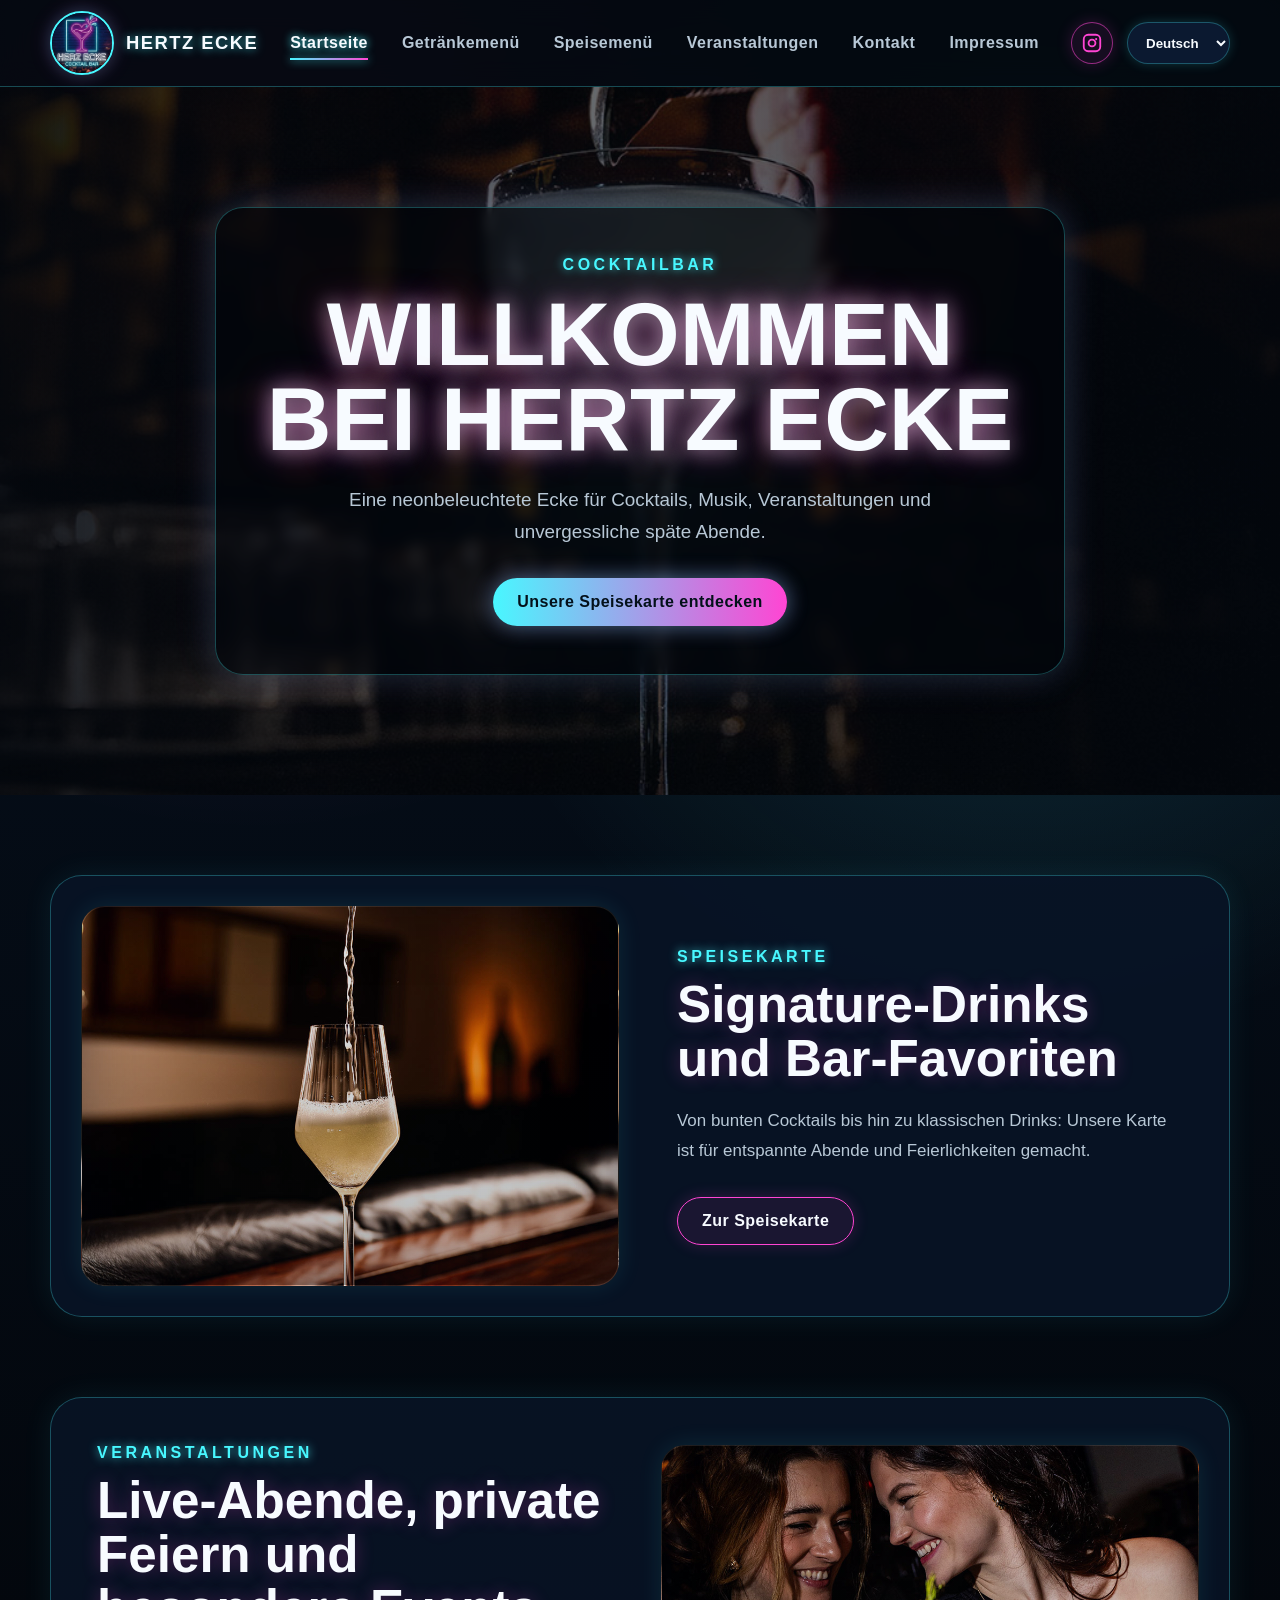
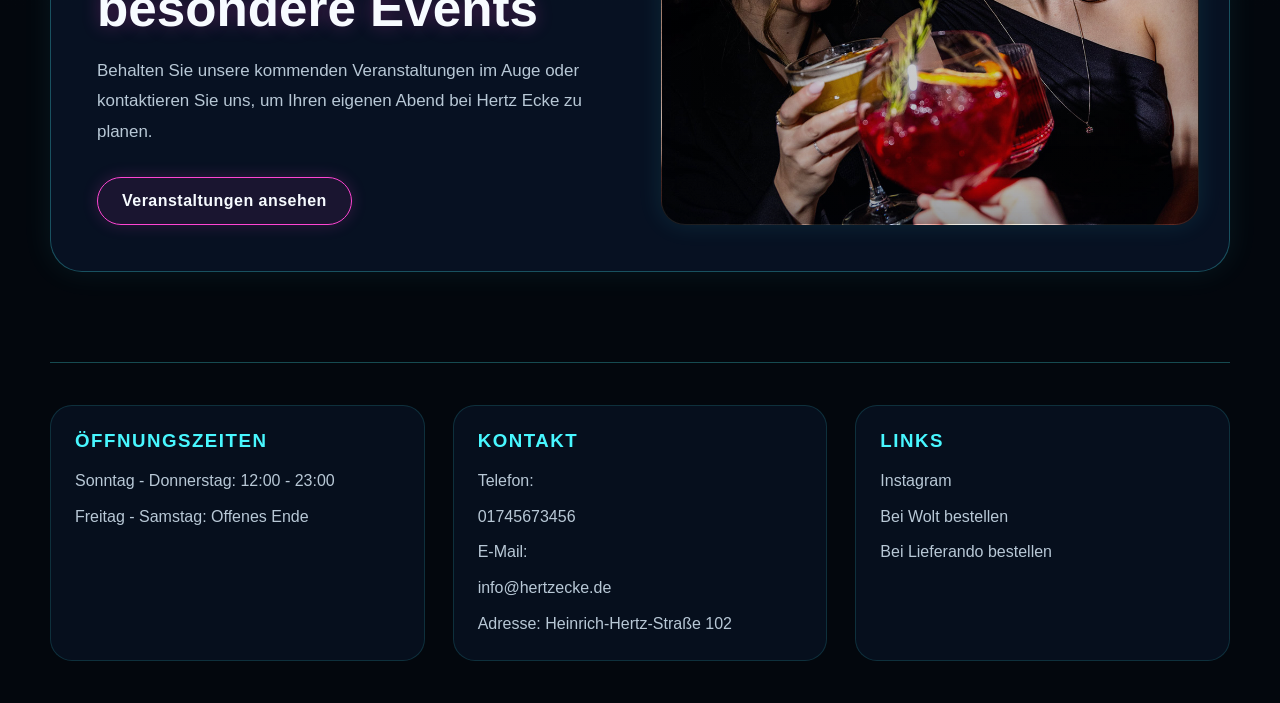
<file: index.html>
<!DOCTYPE html>
<html lang="de">

<head>
    <meta charset="UTF-8">
    <meta name="viewport" content="width=device-width, initial-scale=1.0">
    <title>Hertz Ecke | Cocktailbar</title>
    <link rel="shortcut icon" href="images/logo.jpg" type="image/x-icon">
    <link rel="stylesheet" href="Home.css">
</head>

<body>
    <header class="site-header">
        <nav class="navbar" aria-label="Hauptnavigation">
            <a class="logo-link" href="index.html" aria-label="Hertz Ecke Startseite">
                <img src="images/logo.jpg" alt="Hertz Ecke Logo" class="logo">
                <span class="brand-name">Hertz Ecke</span>
            </a>

            <ul class="nav-links">
                <li><a href="index.html" class="active" data-i18n="navHome">Startseite</a></li>
                <li><a href="pages/MenuPage/DrinksMenu.html" data-i18n="navDrinksMenu">Getränkemenü</a></li>
                <li><a href="pages/MenuPage/FoodMenu.html" data-i18n="navFoodMenu">Speisemenü</a></li>
                <li><a href="pages/EventsPage/Events.html" data-i18n="navEvents">Veranstaltungen</a></li>
                <li><a href="pages/ContactUsPage/ContactUs.html" data-i18n="navContact">Kontakt</a></li>
                <li><a href="pages/ImpressumPage/Impressum.html">Impressum</a></li>
            </ul>

            <div class="nav-actions">
                <a class="instagram-link"
                    href="https://www.instagram.com/hertzecke/?utm_source=ig_web_button_share_sheet" target="_blank"
                    rel="noopener noreferrer" aria-label="Instagram">
                    <svg viewBox="0 0 24 24" aria-hidden="true">
                        <path
                            d="M7.8 2h8.4A5.8 5.8 0 0 1 22 7.8v8.4a5.8 5.8 0 0 1-5.8 5.8H7.8A5.8 5.8 0 0 1 2 16.2V7.8A5.8 5.8 0 0 1 7.8 2Zm0 2A3.8 3.8 0 0 0 4 7.8v8.4A3.8 3.8 0 0 0 7.8 20h8.4a3.8 3.8 0 0 0 3.8-3.8V7.8A3.8 3.8 0 0 0 16.2 4H7.8Zm8.75 2.5a1.2 1.2 0 1 1 0 2.4 1.2 1.2 0 0 1 0-2.4ZM12 7.25A4.75 4.75 0 1 1 12 16.75 4.75 4.75 0 0 1 12 7.25Zm0 2A2.75 2.75 0 1 0 12 14.75 2.75 2.75 0 0 0 12 9.25Z" />
                    </svg>
                </a>

                <select id="languageSelect" class="language-select" aria-label="Sprache wählen">
                    <option value="de">Deutsch</option>
                    <option value="en">English</option>
                </select>
            </div>
        </nav>
    </header>

    <main>
        <section class="hero-section">
            <div class="hero-overlay"></div>
            <div class="hero-content">
                <p class="eyebrow" data-i18n="heroEyebrow">Cocktailbar</p>
                <h1 data-i18n="heroTitle">Willkommen bei Hertz Ecke</h1>
                <p data-i18n="heroText">Eine neonbeleuchtete Ecke für Cocktails, Musik, Veranstaltungen und
                    unvergessliche späte Abende.</p>
                <a href="pages/MenuPage/DrinksMenu.html" class="primary-button" data-i18n="heroButton">Unsere Speisekarte
                    entdecken</a>
            </div>
        </section>

        <section class="feature-section menu-preview">
            <div class="feature-image" role="img" aria-label="Cocktails an der Bar"></div>
            <div class="feature-content">
                <p class="section-label" data-i18n="menuLabel">Getränkemenü</p>
                <h2 data-i18n="menuTitle">Signature-Drinks und Bar-Favoriten</h2>
                <p data-i18n="menuText">Von bunten Cocktails bis hin zu klassischen Drinks: Unsere Karte ist für
                    entspannte Abende und Feierlichkeiten gemacht.</p>
                <a href="pages/MenuPage/DrinksMenu.html" class="secondary-button" data-i18n="menuButton">Zur Speisekarte</a>
            </div>
        </section>

        <section class="feature-section events-preview reverse">
            <div class="feature-image" role="img" aria-label="Veranstaltungsabend in der Bar"></div>
            <div class="feature-content">
                <p class="section-label" data-i18n="eventsLabel">Veranstaltungen</p>
                <h2 data-i18n="eventsTitle">Live-Abende, private Feiern und besondere Events</h2>
                <p data-i18n="eventsText">Behalten Sie unsere kommenden Veranstaltungen im Auge oder kontaktieren Sie
                    uns, um Ihren eigenen Abend bei Hertz Ecke zu planen.</p>
                <a href="pages/EventsPage/Events.html" class="secondary-button" data-i18n="eventsButton">Veranstaltungen
                    ansehen</a>
            </div>
        </section>
    </main>

    <footer class="site-footer">
        <div class="footer-column">
            <h3 data-i18n="footerHoursTitle">Öffnungszeiten</h3>
            <p data-i18n="footerHoursWeek">Sonntag - Donnerstag: 12:00 - 23:00</p>
            <p data-i18n="footerHoursWeekend">Freitag - Samstag: Offenes Ende</p>
        </div>

        <div class="footer-column">
            <h3 data-i18n="footerContactTitle">Kontakt</h3>
            <p><span data-i18n="footerPhone">Telefon:</span> <a href="tel:01745673456">01745673456</a></p>
            <p><span data-i18n="footerEmail">E-Mail:</span> <a href="mailto:info@hertzecke.de">info@hertzecke.de</a></p>
            <p><span data-i18n="footerAddress">Adresse:</span> <span
                    data-i18n="footerAddressValue">Heinrich-Hertz-Straße 102</span></p>
        </div>

        <div class="footer-column">
            <h3 data-i18n="footerLinksTitle">Links</h3>
            <a href="https://www.instagram.com/hertzecke/?utm_source=ig_web_button_share_sheet" target="_blank"
                rel="noopener noreferrer">Instagram</a>
            <a href="https://wolt.com/de/deu?tld=de" data-i18n="footerWebsiteWolt">Bei Wolt bestellen</a>
            <a href="https://www.lieferando.de/" data-i18n="footerWebsiteLieferando">Bei Lieferando bestellen</a>
        </div>
    </footer>

    <script>
        const translations = {
            de: {
                navHome: 'Startseite', navDrinksMenu: 'Getränkemenü', navEvents: 'Veranstaltungen', navContact: 'Kontakt', navImpressum: 'Impressum',
                heroEyebrow: 'Cocktailbar', heroTitle: 'Willkommen bei Hertz Ecke', heroText: 'Eine neonbeleuchtete Ecke für Cocktails, Musik, Veranstaltungen und unvergessliche späte Abende.', heroButton: 'Unsere Speisekarte entdecken',
                menuLabel: 'Speisekarte', menuTitle: 'Signature-Drinks und Bar-Favoriten', menuText: 'Von bunten Cocktails bis hin zu klassischen Drinks: Unsere Karte ist für entspannte Abende und Feierlichkeiten gemacht.', menuButton: 'Zur Speisekarte',
                eventsLabel: 'Veranstaltungen', eventsTitle: 'Live-Abende, private Feiern und besondere Events', eventsText: 'Behalten Sie unsere kommenden Veranstaltungen im Auge oder kontaktieren Sie uns, um Ihren eigenen Abend bei Hertz Ecke zu planen.', eventsButton: 'Veranstaltungen ansehen',
                footerHoursTitle: 'Öffnungszeiten', footerHoursWeek: 'Sonntag - Donnerstag: 12:00 - 23:00', footerHoursWeekend: 'Freitag - Samstag: Offenes Ende',
                footerContactTitle: 'Kontakt', footerPhone: 'Telefon:', footerEmail: 'E-Mail:', footerAddress: 'Adresse:', footerAddressValue: 'Heinrich-Hertz-Straße 102', footerLinksTitle: 'Links', footerWebsiteWolt: 'Bei Wolt bestellen', footerWebsiteLieferando: 'Bei Lieferando bestellen'
            },
            en: {
                navHome: 'Home', navDrinksMenu: 'Drinks Menu', navFoodMenu: 'Food Menu', navEvents: 'Events', navContact: 'Contact us', navImpressum: 'Law Notice',
                heroEyebrow: 'Cocktail bar', heroTitle: 'Welcome to Hertz Ecke', heroText: 'A neon-lit corner for cocktails, music, events and late-night memories.', heroButton: 'Explore our menu',
                menuLabel: 'Drinks Menu', menuTitle: 'Signature drinks and bar favorites', menuText: 'From colorful cocktails to classic drinks, our menu is made for relaxed evenings and celebrations.', menuButton: 'Go to menu',
                eventsLabel: 'Events', eventsTitle: 'Live nights, private parties and special events', eventsText: 'Keep an eye on our upcoming events or contact us to plan your own night at Hertz Ecke.', eventsButton: 'View events',
                footerHoursTitle: 'Working hours', footerHoursWeek: 'Sunday - Thursday: 12:00 - 23:00', footerHoursWeekend: 'Friday - Saturday: Open end',
                footerContactTitle: 'Contact', footerPhone: 'Phone:', footerEmail: 'E-Mail:', footerAddress: 'Address:', footerAddressValue: 'Heinrich-Hertz-Straße 102',
                footerLinksTitle: 'Links', footerWebsiteWolt: 'Order from Wolt', footerWebsiteLieferando: 'Order from Lieferando'
            }
        };

        const languageSelect = document.getElementById('languageSelect');
        const translatableElements = document.querySelectorAll('[data-i18n]');

        function setLanguage(language) {
            translatableElements.forEach((element) => {
                const key = element.getAttribute('data-i18n');
                if (translations[language][key]) element.textContent = translations[language][key];
            });
            document.documentElement.lang = language;
            localStorage.setItem('hertzEckeLanguage', language);
        }

        languageSelect.addEventListener('change', (event) => setLanguage(event.target.value));

        const savedLanguage = localStorage.getItem('hertzEckeLanguage') || 'de';
        languageSelect.value = savedLanguage;
        setLanguage(savedLanguage);
    </script>
</body>

</html>
</file>
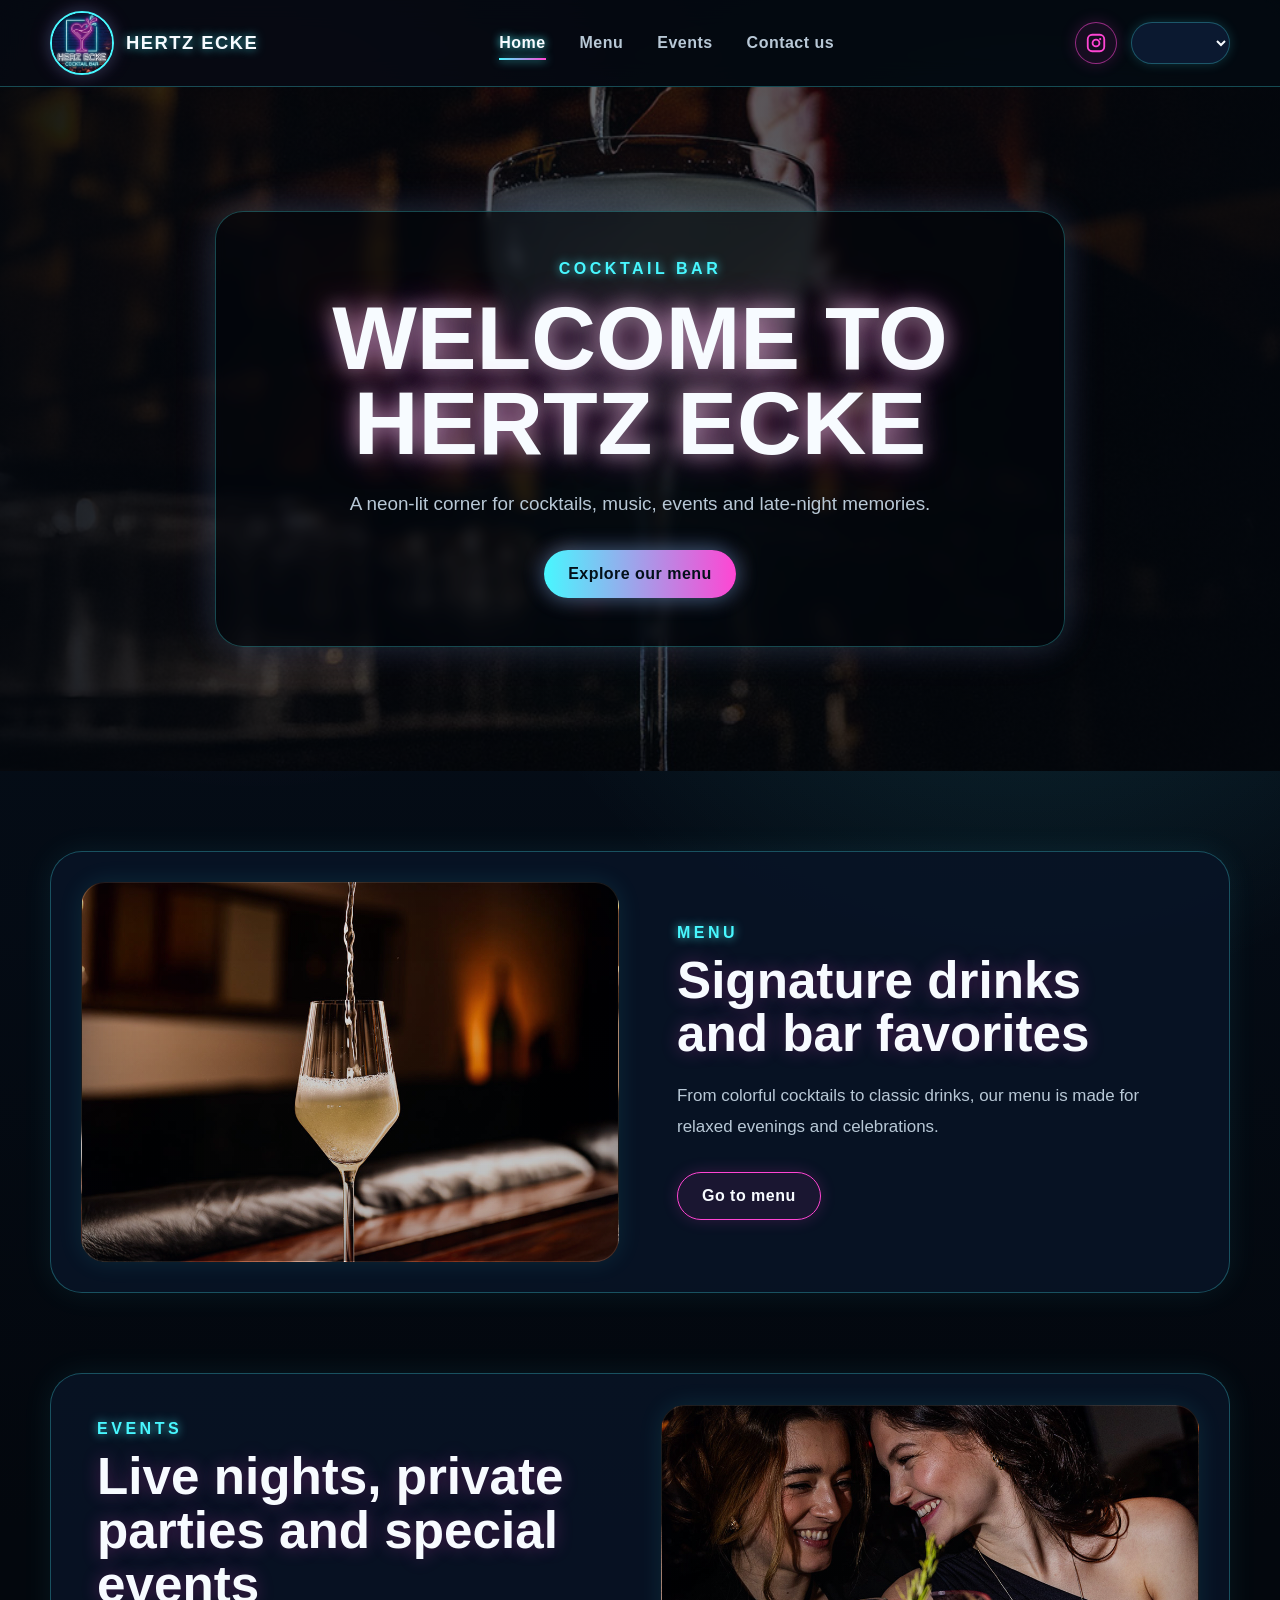
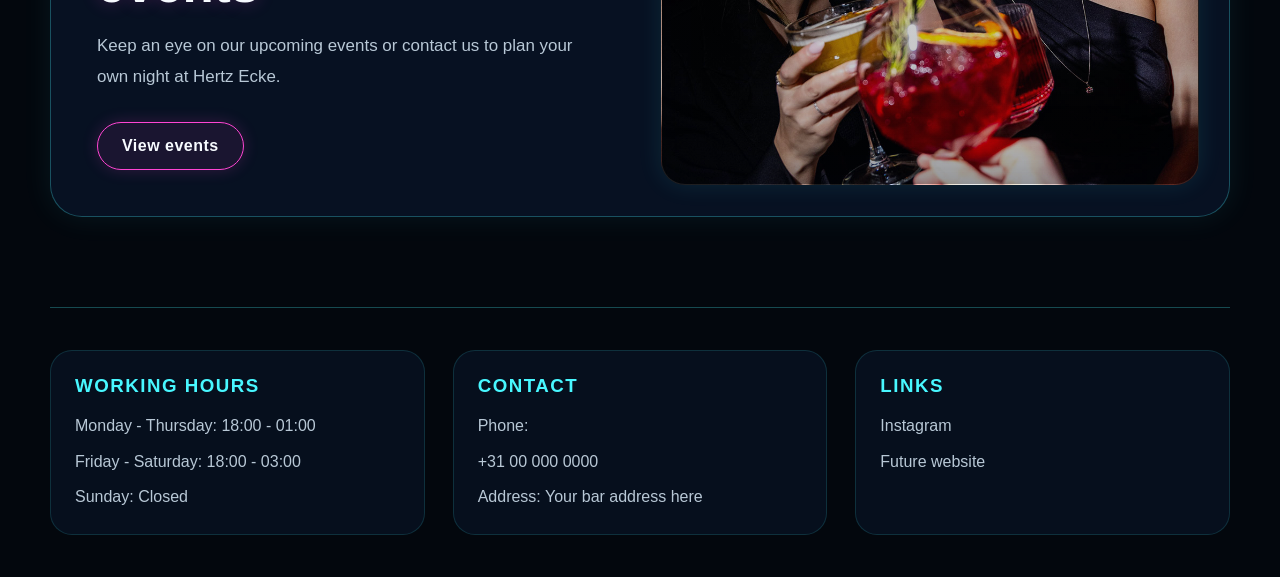
<file: pages/HomePage/index.html>
<!DOCTYPE html>
<html lang="nl">
<head>
    <meta charset="UTF-8">
    <meta name="viewport" content="width=device-width, initial-scale=1.0">
    <title>Hertz Ecke | Cocktail Bar</title>
    <link rel="shortcut icon" href="../../images/logo.jpg" type="image/x-icon">
    <link rel="stylesheet" href="index.css">
</head>
<body>
    <header class="site-header">
        <nav class="navbar" aria-label="Main navigation">
            <a class="logo-link" href="index.html" aria-label="Hertz Ecke home">
                <img src="../../images/logo.jpg" alt="Hertz Ecke logo" class="logo">
                <span class="brand-name">Hertz Ecke</span>
            </a>

            <ul class="nav-links">
                <li><a href="Home.html" class="active" data-i18n="navHome">Home</a></li>
                <li><a href="../MenuPage/Menu.html" data-i18n="navMenu">Menu</a></li>
                <li><a href="../EventsPage/Events.html" data-i18n="navEvents">Events</a></li>
                <li><a href="../ContactUsPage/ContactUs.html" data-i18n="navContact">Contact us</a></li>
            </ul>

            <div class="nav-actions">
                <a class="instagram-link" href="https://www.instagram.com/" target="_blank" rel="noopener noreferrer" aria-label="Instagram">
                    <svg viewBox="0 0 24 24" aria-hidden="true">
                        <path d="M7.8 2h8.4A5.8 5.8 0 0 1 22 7.8v8.4a5.8 5.8 0 0 1-5.8 5.8H7.8A5.8 5.8 0 0 1 2 16.2V7.8A5.8 5.8 0 0 1 7.8 2Zm0 2A3.8 3.8 0 0 0 4 7.8v8.4A3.8 3.8 0 0 0 7.8 20h8.4a3.8 3.8 0 0 0 3.8-3.8V7.8A3.8 3.8 0 0 0 16.2 4H7.8Zm8.75 2.5a1.2 1.2 0 1 1 0 2.4 1.2 1.2 0 0 1 0-2.4ZM12 7.25A4.75 4.75 0 1 1 12 16.75 4.75 4.75 0 0 1 12 7.25Zm0 2A2.75 2.75 0 1 0 12 14.75 2.75 2.75 0 0 0 12 9.25Z"/>
                    </svg>
                </a>

                <select id="languageSelect" class="language-select" aria-label="Choose language">
                    <option value="nl">Dutch</option>
                    <option value="en">English</option>
                </select>
            </div>
        </nav>
    </header>

    <main>
        <section class="hero-section">
            <div class="hero-overlay"></div>
            <div class="hero-content">
                <p class="eyebrow" data-i18n="heroEyebrow">Cocktail bar</p>
                <h1 data-i18n="heroTitle">Welcome to Hertz Ecke</h1>
                <p data-i18n="heroText">A neon-lit corner for cocktails, music, events and late-night memories.</p>
                <a href="../MenuPage/Menu.html" class="primary-button" data-i18n="heroButton">Explore our menu</a>
            </div>
        </section>

        <section class="feature-section menu-preview">
            <div class="feature-image" role="img" aria-label="Cocktails at the bar"></div>
            <div class="feature-content">
                <p class="section-label" data-i18n="menuLabel">Menu</p>
                <h2 data-i18n="menuTitle">Signature drinks and bar favorites</h2>
                <p data-i18n="menuText">From colorful cocktails to classic drinks, our menu is made for relaxed evenings and celebrations.</p>
                <a href="../MenuPage/Menu.html" class="secondary-button" data-i18n="menuButton">Go to menu</a>
            </div>
        </section>

        <section class="feature-section events-preview reverse">
            <div class="feature-image" role="img" aria-label="Bar event night"></div>
            <div class="feature-content">
                <p class="section-label" data-i18n="eventsLabel">Events</p>
                <h2 data-i18n="eventsTitle">Live nights, private parties and special events</h2>
                <p data-i18n="eventsText">Keep an eye on our upcoming events or contact us to plan your own night at Hertz Ecke.</p>
                <a href="../EventsPage/Events.html" class="secondary-button" data-i18n="eventsButton">View events</a>
            </div>
        </section>
    </main>

    <footer class="site-footer">
        <div class="footer-column">
            <h3 data-i18n="footerHoursTitle">Working hours</h3>
            <p data-i18n="footerHoursWeek">Monday - Thursday: 18:00 - 01:00</p>
            <p data-i18n="footerHoursWeekend">Friday - Saturday: 18:00 - 03:00</p>
            <p data-i18n="footerHoursSunday">Sunday: Closed</p>
        </div>

        <div class="footer-column">
            <h3 data-i18n="footerContactTitle">Contact</h3>
            <p><span data-i18n="footerPhone">Phone:</span> <a href="tel:+31000000000">+31 00 000 0000</a></p>
            <p><span data-i18n="footerAddress">Address:</span> <span data-i18n="footerAddressValue">Your bar address here</span></p>
        </div>

        <div class="footer-column">
            <h3 data-i18n="footerLinksTitle">Links</h3>
            <a href="https://www.instagram.com/" target="_blank" rel="noopener noreferrer">Instagram</a>
            <a href="#" data-i18n="footerWebsite">Future website</a>
        </div>
    </footer>

    <script>
        const translations = {
            en: {
                navHome: 'Home', navMenu: 'Menu', navEvents: 'Events', navContact: 'Contact us',
                heroEyebrow: 'Cocktail bar', heroTitle: 'Welcome to Hertz Ecke', heroText: 'A neon-lit corner for cocktails, music, events and late-night memories.', heroButton: 'Explore our menu',
                menuLabel: 'Menu', menuTitle: 'Signature drinks and bar favorites', menuText: 'From colorful cocktails to classic drinks, our menu is made for relaxed evenings and celebrations.', menuButton: 'Go to menu',
                eventsLabel: 'Events', eventsTitle: 'Live nights, private parties and special events', eventsText: 'Keep an eye on our upcoming events or contact us to plan your own night at Hertz Ecke.', eventsButton: 'View events',
                footerHoursTitle: 'Working hours', footerHoursWeek: 'Monday - Thursday: 18:00 - 01:00', footerHoursWeekend: 'Friday - Saturday: 18:00 - 03:00', footerHoursSunday: 'Sunday: Closed',
                footerContactTitle: 'Contact', footerPhone: 'Phone:', footerAddress: 'Address:', footerAddressValue: 'Your bar address here', footerLinksTitle: 'Links', footerWebsite: 'Future website'
            },
            nl: {
                navHome: 'Home', navMenu: 'Menu', navEvents: 'Evenementen', navContact: 'Contact',
                heroEyebrow: 'Cocktailbar', heroTitle: 'Welkom bij Hertz Ecke', heroText: 'Een neonverlichte plek voor cocktails, muziek, evenementen en late avonden.', heroButton: 'Bekijk ons menu',
                menuLabel: 'Menu', menuTitle: 'Signature drinks en barfavorieten', menuText: 'Van kleurrijke cocktails tot klassieke drankjes: ons menu is gemaakt voor ontspannen avonden en feesten.', menuButton: 'Naar het menu',
                eventsLabel: 'Evenementen', eventsTitle: 'Live avonden, privéfeesten en speciale events', eventsText: 'Bekijk onze aankomende evenementen of neem contact op om je eigen avond bij Hertz Ecke te plannen.', eventsButton: 'Bekijk events',
                footerHoursTitle: 'Openingstijden', footerHoursWeek: 'Maandag - donderdag: 18:00 - 01:00', footerHoursWeekend: 'Vrijdag - zaterdag: 18:00 - 03:00', footerHoursSunday: 'Zondag: Gesloten',
                footerContactTitle: 'Contact', footerPhone: 'Telefoon:', footerAddress: 'Adres:', footerAddressValue: 'Jouw baradres hier', footerLinksTitle: 'Links', footerWebsite: 'Toekomstige website'
            }
        };

        const languageSelect = document.getElementById('languageSelect');
        const translatableElements = document.querySelectorAll('[data-i18n]');

        function setLanguage(language) {
            translatableElements.forEach((element) => {
                const key = element.getAttribute('data-i18n');
                element.textContent = translations[language][key];
            });
            document.documentElement.lang = language;
            localStorage.setItem('hertzEckeLanguage', language);
        }

        languageSelect.addEventListener('change', (event) => setLanguage(event.target.value));

        const savedLanguage = localStorage.getItem('hertzEckeLanguage') || 'nl';
        languageSelect.value = savedLanguage;
        setLanguage(savedLanguage);
    </script>
</body>
</html>
</file>
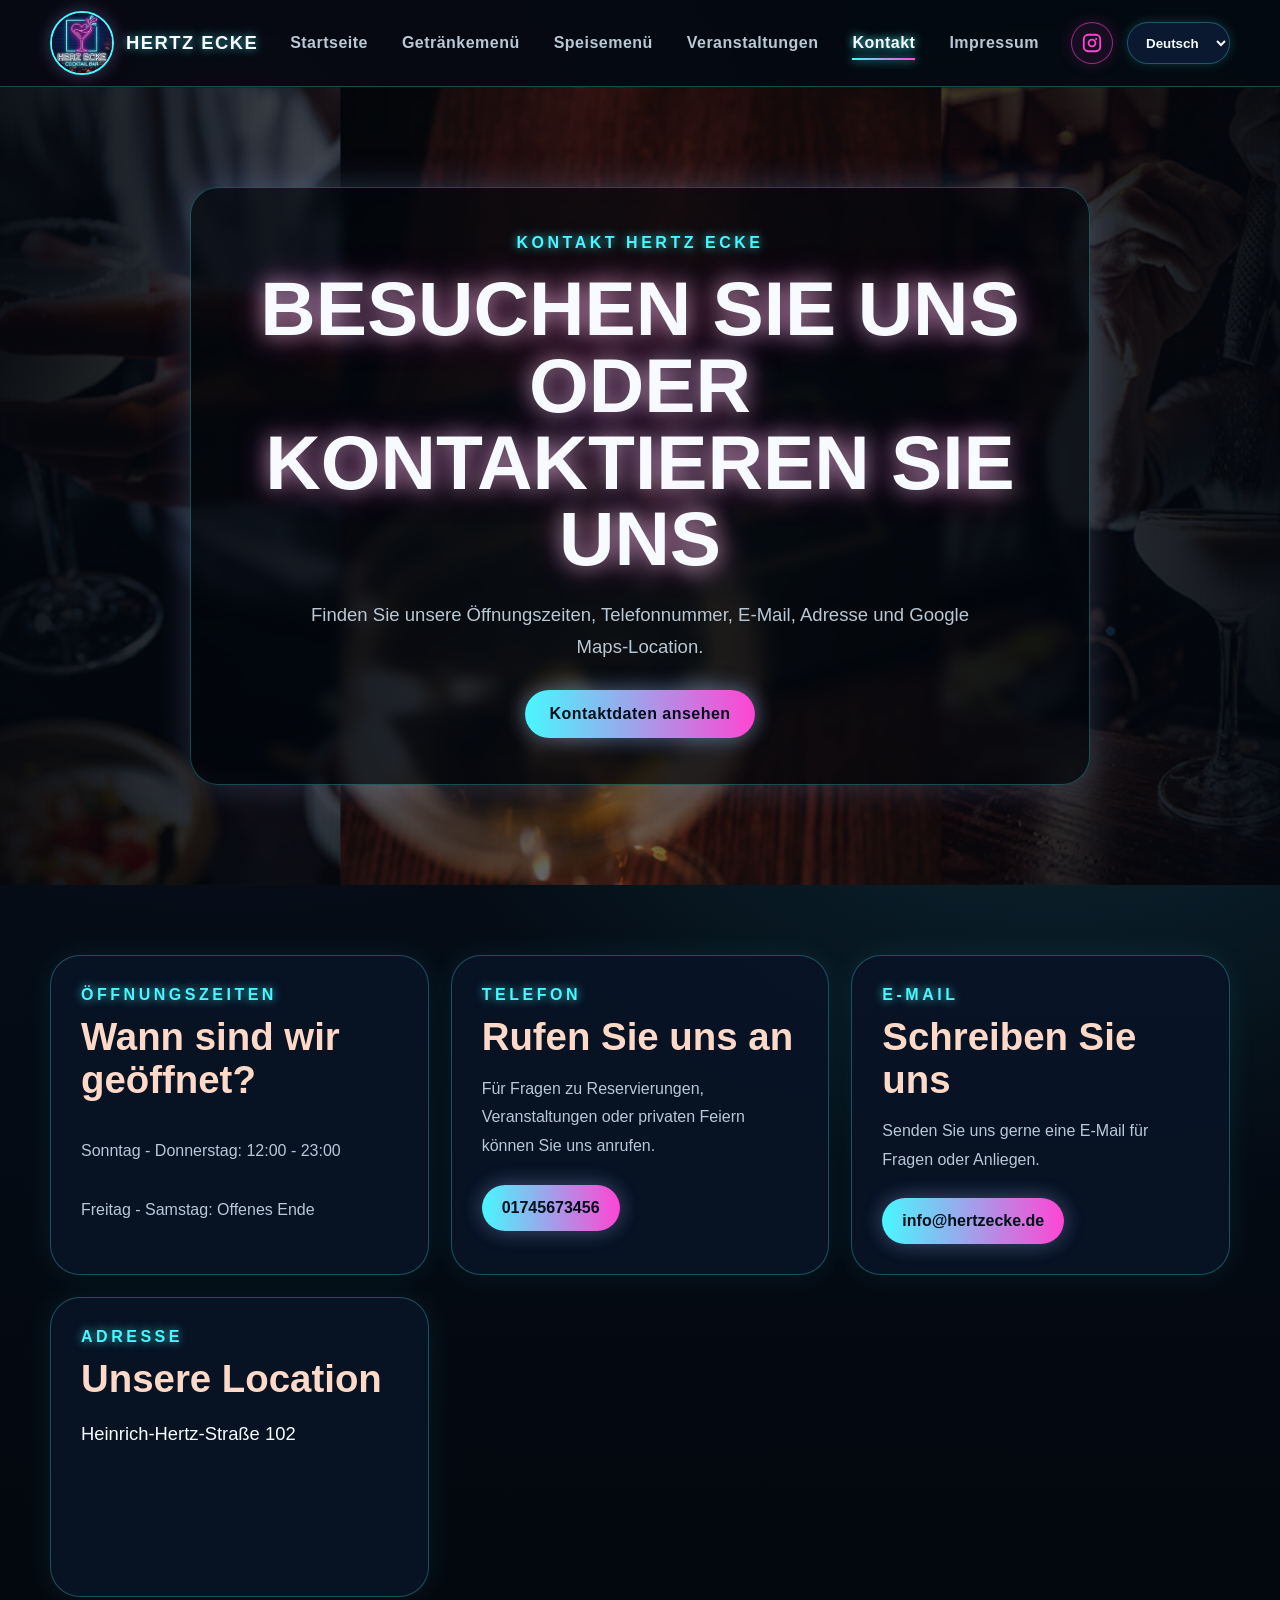
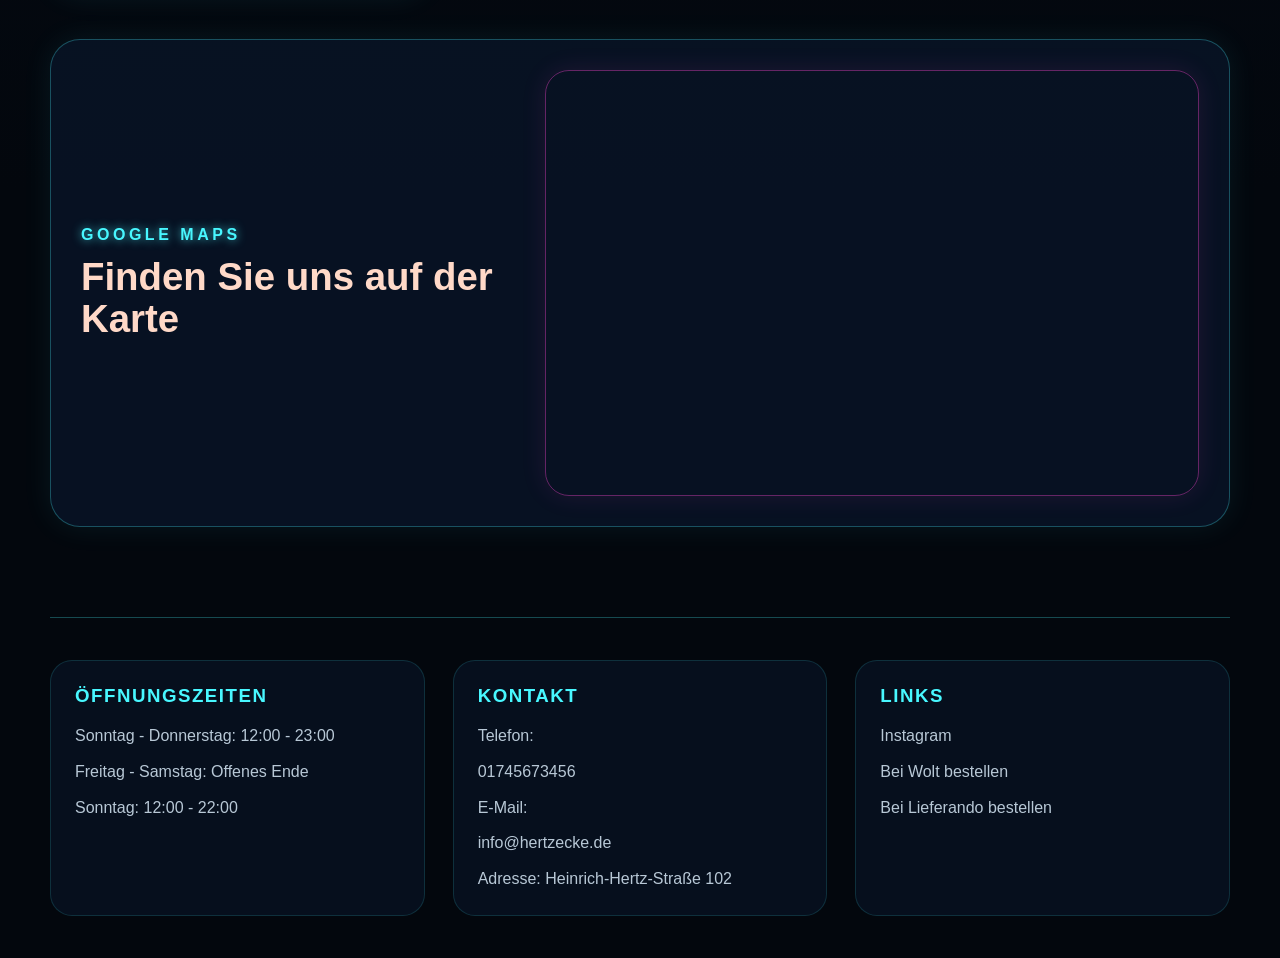
<file: pages/ContactUsPage/ContactUs.html>
<!DOCTYPE html>
<html lang="de">
<head>
    <meta charset="UTF-8">
    <meta name="viewport" content="width=device-width, initial-scale=1.0">
    <title>Hertz Ecke | Kontakt</title>
    <link rel="shortcut icon" href="../../images/logo.jpg" type="image/x-icon">
    <link rel="stylesheet" href="ContactUs.css">
</head>
<body>
    <header class="site-header">
        <nav class="navbar" aria-label="Hauptnavigation">
            <a class="logo-link" href="../../index.html" aria-label="Hertz Ecke Startseite">
                <img src="../../images/logo.jpg" alt="Hertz Ecke Logo" class="logo">
                <span class="brand-name">Hertz Ecke</span>
            </a>

            <ul class="nav-links">
                <li><a href="../../index.html" data-i18n="navHome">Home</a></li>
                <li><a href="../MenuPage/DrinksMenu.html" data-i18n="navDrinksMenu">Getränkemenü</a></li>
                <li><a href="../MenuPage/FoodMenu.html" data-i18n="navFoodMenu">Speisemenü</a></li>
                <li><a href="../EventsPage/Events.html" data-i18n="navEvents">Veranstaltungen</a></li>
                <li><a href="ContactUs.html" class="active" data-i18n="navContact">Kontakt</a></li>
                <li><a href="../ImpressumPage/Impressum.html" data-i18n="navImpressum">Impressum</a></li>
            </ul>

            <div class="nav-actions">
                <a class="instagram-link" href="https://www.instagram.com/hertzecke/?utm_source=ig_web_button_share_sheet" target="_blank" rel="noopener noreferrer" aria-label="Instagram">
                    <svg viewBox="0 0 24 24" aria-hidden="true">
                        <path d="M7.8 2h8.4A5.8 5.8 0 0 1 22 7.8v8.4a5.8 5.8 0 0 1-5.8 5.8H7.8A5.8 5.8 0 0 1 2 16.2V7.8A5.8 5.8 0 0 1 7.8 2Zm0 2A3.8 3.8 0 0 0 4 7.8v8.4A3.8 3.8 0 0 0 7.8 20h8.4a3.8 3.8 0 0 0 3.8-3.8V7.8A3.8 3.8 0 0 0 16.2 4H7.8Zm8.75 2.5a1.2 1.2 0 1 1 0 2.4 1.2 1.2 0 0 1 0-2.4ZM12 7.25A4.75 4.75 0 1 1 12 16.75 4.75 4.75 0 0 1 12 7.25Zm0 2A2.75 2.75 0 1 0 12 14.75 2.75 2.75 0 0 0 12 9.25Z"/>
                    </svg>
                </a>

                <select id="languageSelect" class="language-select" aria-label="Sprache wählen">
                    <option value="de">Deutsch</option>
                    <option value="en">English</option>
                </select>
            </div>
        </nav>
    </header>

    <main>
        <section class="contact-hero">
            <div class="contact-hero-overlay"></div>
            <div class="contact-hero-content">
                <p class="eyebrow" data-i18n="contactEyebrow">Kontakt Hertz Ecke</p>
                <h1 data-i18n="contactHeroTitle">Besuchen Sie uns oder kontaktieren Sie uns</h1>
                <p data-i18n="contactHeroText">Finden Sie unsere Öffnungszeiten, Telefonnummer, E-Mail, Adresse und Google Maps-Location.</p>
                <a href="#contactInfo" class="primary-button" data-i18n="contactHeroButton">Kontaktdaten ansehen</a>
            </div>
        </section>

        <section id="contactInfo" class="contact-grid" aria-label="Kontaktinformationen">
            <article class="contact-card hours-card">
                <p class="section-label" data-i18n="hoursLabel">Öffnungszeiten</p>
                <h2 data-i18n="hoursTitle">Wann sind wir geöffnet?</h2>
                <ul class="hours-list">
                    <p data-i18n="footerHoursWeek">Sonntag - Donnerstag: 12:00 - 23:00</p>
                    <p data-i18n="footerHoursWeekend">Freitag - Samstag: Offenes Ende</p>
                </ul>
            </article>

            <article class="contact-card">
                <p class="section-label" data-i18n="phoneLabel">Telefon</p>
                <h2 data-i18n="phoneTitle">Rufen Sie uns an</h2>
                <p data-i18n="phoneText">Für Fragen zu Reservierungen, Veranstaltungen oder privaten Feiern können Sie uns anrufen.</p>
                <a class="contact-link" href="tel:01745673456">01745673456</a>
            </article>

            <article class="contact-card">
                <p class="section-label" data-i18n="emailLabel">E-Mail</p>
                <h2 data-i18n="emailTitle">Schreiben Sie uns</h2>
                <p data-i18n="emailText">Senden Sie uns gerne eine E-Mail für Fragen oder Anliegen.</p>
                <a class="contact-link" href="mailto:info@hertzecke.de">info@hertzecke.de</a>
            </article>

            <article class="contact-card">
                <p class="section-label" data-i18n="addressLabel">Adresse</p>
                <h2 data-i18n="addressTitle">Unsere Location</h2>
                <p class="address-text" data-i18n="addressValue">Heinrich-Hertz-Straße 102</p>
            </article>
        </section>

        <section class="map-section" aria-label="Google Maps Standort">
            <div class="map-copy">
                <p class="section-label" data-i18n="mapLabel">Google Maps</p>
                <h2 data-i18n="mapTitle">Finden Sie uns auf der Karte</h2>
            </div>
            <div class="map-frame">
                <iframe src="https://www.google.com/maps/embed?pb=!1m18!1m12!1m3!1d2369.140732131718!2d10.0244541!3d53.5731049!2m3!1f0!2f0!3f0!3m2!1i1024!2i768!4f13.1!3m3!1m2!1s0x47b18ecdec26be77%3A0xcdbccaf25858c64a!2sHeinrich-Hertz-Stra%C3%9Fe%20102%2C%2022083%20Hamburg-Nord%2C%20Germany!5e0!3m2!1sen!2s!4v1784650274241!5m2!1sen!2s" width="600" height="450" style="border:0;" allowfullscreen="" loading="lazy" referrerpolicy="strict-origin-when-cross-origin"></iframe>
            </div>
        </section>
    </main>

    <footer class="site-footer">
        <div class="footer-column">
            <h3 data-i18n="footerHoursTitle">Öffnungszeiten</h3>
            <p data-i18n="footerHoursWeek">Montag - Donnerstag: 11:00 - 22:00</p>
            <p data-i18n="footerHoursWeekend">Freitag - Samstag: 11:00 - 02:00</p>
            <p data-i18n="footerHoursSunday">Sonntag: 12:00 - 22:00</p>
        </div>

        <div class="footer-column">
            <h3 data-i18n="footerContactTitle">Kontakt</h3>
            <p><span data-i18n="footerPhone">Telefon:</span> <a href="tel:01745673456">01745673456</a></p>
            <p><span data-i18n="footerEmail">E-Mail:</span> <a href="mailto:info@hertzecke.de">info@hertzecke.de</a></p>
            <p><span data-i18n="footerAddress">Adresse:</span> <span data-i18n="footerAddressValue">Heinrich-Hertz-Straße 102</span></p>
        </div>

        <div class="footer-column">
            <h3 data-i18n="footerLinksTitle">Links</h3>
            <a href="https://www.instagram.com/hertzecke/?utm_source=ig_web_button_share_sheet" target="_blank" rel="noopener noreferrer">Instagram</a>
            <a href="https://wolt.com/de/deu?tld=de" data-i18n="footerWebsiteWolt">Bei Wolt bestellen</a>
            <a href="https://www.lieferando.de/" data-i18n="footerWebsiteLieferando">Bei Lieferando bestellen</a>
        </div>
    </footer>

    <script>
        const translations = {
            de: {
                navHome: 'Startseite', navDrinksMenu: 'Getränkemenü', navFoodMenu: 'Speisemenü', navEvents: 'Veranstaltungen', navContact: 'Kontakt', navImpressum: 'Impressum',
                contactEyebrow: 'Kontakt Hertz Ecke', contactHeroTitle: 'Besuchen Sie uns oder kontaktieren Sie uns', contactHeroText: 'Finden Sie unsere Öffnungszeiten, Telefonnummer, E-Mail, Adresse und Google Maps-Location.', contactHeroButton: 'Kontaktdaten ansehen',
                hoursLabel: 'Öffnungszeiten', hoursTitle: 'Wann sind wir geöffnet?', hoursMonThu: 'Montag - Donnerstag', hoursFriSat: 'Freitag - Samstag', hoursSunday: 'Sonntag', closed: 'Geschlossen',
                phoneLabel: 'Telefon', phoneTitle: 'Rufen Sie uns an', phoneText: 'Für Fragen zu Reservierungen, Veranstaltungen oder privaten Feiern können Sie uns anrufen.',
                emailLabel: 'E-Mail', emailTitle: 'Schreiben Sie uns', emailText: 'Senden Sie uns gerne eine E-Mail für Fragen oder Anliegen.',
                addressLabel: 'Adresse', addressTitle: 'Unsere Location', addressValue: 'Heinrich-Hertz-Straße 102', openMaps: 'In Google Maps öffnen',
                mapLabel: 'Google Maps', mapTitle: 'Finden Sie uns auf der Karte',
                footerHoursTitle: 'Öffnungszeiten', footerHoursWeek: 'Sonntag - Donnerstag: 12:00 - 23:00', footerHoursWeekend: 'Freitag - Samstag: Offenes Ende', footerContactTitle: 'Kontakt', footerPhone: 'Telefon:', footerEmail: 'E-Mail:', footerAddress: 'Adresse:', footerAddressValue: 'Heinrich-Hertz-Straße 102', footerLinksTitle: 'Links', footerWebsiteWolt: 'Bei Wolt bestellen', footerWebsiteLieferando: 'Bei Lieferando bestellen'
            },
            en: {
                navHome: 'Home', navDrinksMenu: 'Drinks Menu', navFoodMenu: 'Food Menu', navEvents: 'Events', navContact: 'Contact us', navImpressum: 'Law Notice',
                contactEyebrow: 'Contact Hertz Ecke', contactHeroTitle: 'Visit us or get in touch', contactHeroText: 'Find our working hours, phone number, email, address and Google Maps location.', contactHeroButton: 'View contact details',
                hoursLabel: 'Working hours', hoursTitle: 'When are we open?', hoursMonThu: 'Monday - Thursday', hoursFriSat: 'Friday - Saturday', hoursSunday: 'Sunday', closed: 'Closed',
                phoneLabel: 'Phone', phoneTitle: 'Call us', phoneText: 'For questions about reservations, events or private parties, you can call us.',
                emailLabel: 'Email', emailTitle: 'Email us', emailText: 'Feel free to send us an email with any questions or inquiries.',
                addressLabel: 'Address', addressTitle: 'Our location', addressValue: 'Heinrich-Hertz-Straße 102', openMaps: 'Open in Google Maps',
                mapLabel: 'Google Maps', mapTitle: 'Find us on the map',
                footerHoursTitle: 'Working hours', footerHoursWeek: 'Sunday - Thursday: 12:00 - 23:00', footerHoursWeekend: 'Friday - Saturday: Open end', footerContactTitle: 'Contact', footerPhone: 'Phone:', footerEmail: 'Email:', footerAddress: 'Address:', footerAddressValue: 'Heinrich-Hertz-Straße 102', footerLinksTitle: 'Links', footerWebsiteWolt: 'Order from Wolt', footerWebsiteLieferando: 'Order from Lieferando'
            }
        };

        const languageSelect = document.getElementById('languageSelect');
        const translatableElements = document.querySelectorAll('[data-i18n]');

        function setLanguage(language) {
            translatableElements.forEach((element) => {
                const key = element.getAttribute('data-i18n');
                if (translations[language][key]) element.textContent = translations[language][key];
            });
            document.documentElement.lang = language;
            localStorage.setItem('hertzEckeLanguage', language);
        }

        languageSelect.addEventListener('change', (event) => setLanguage(event.target.value));

        const savedLanguage = localStorage.getItem('hertzEckeLanguage') || 'de';
        languageSelect.value = savedLanguage;
        setLanguage(savedLanguage);
    </script>
</body>
</html>
</file>
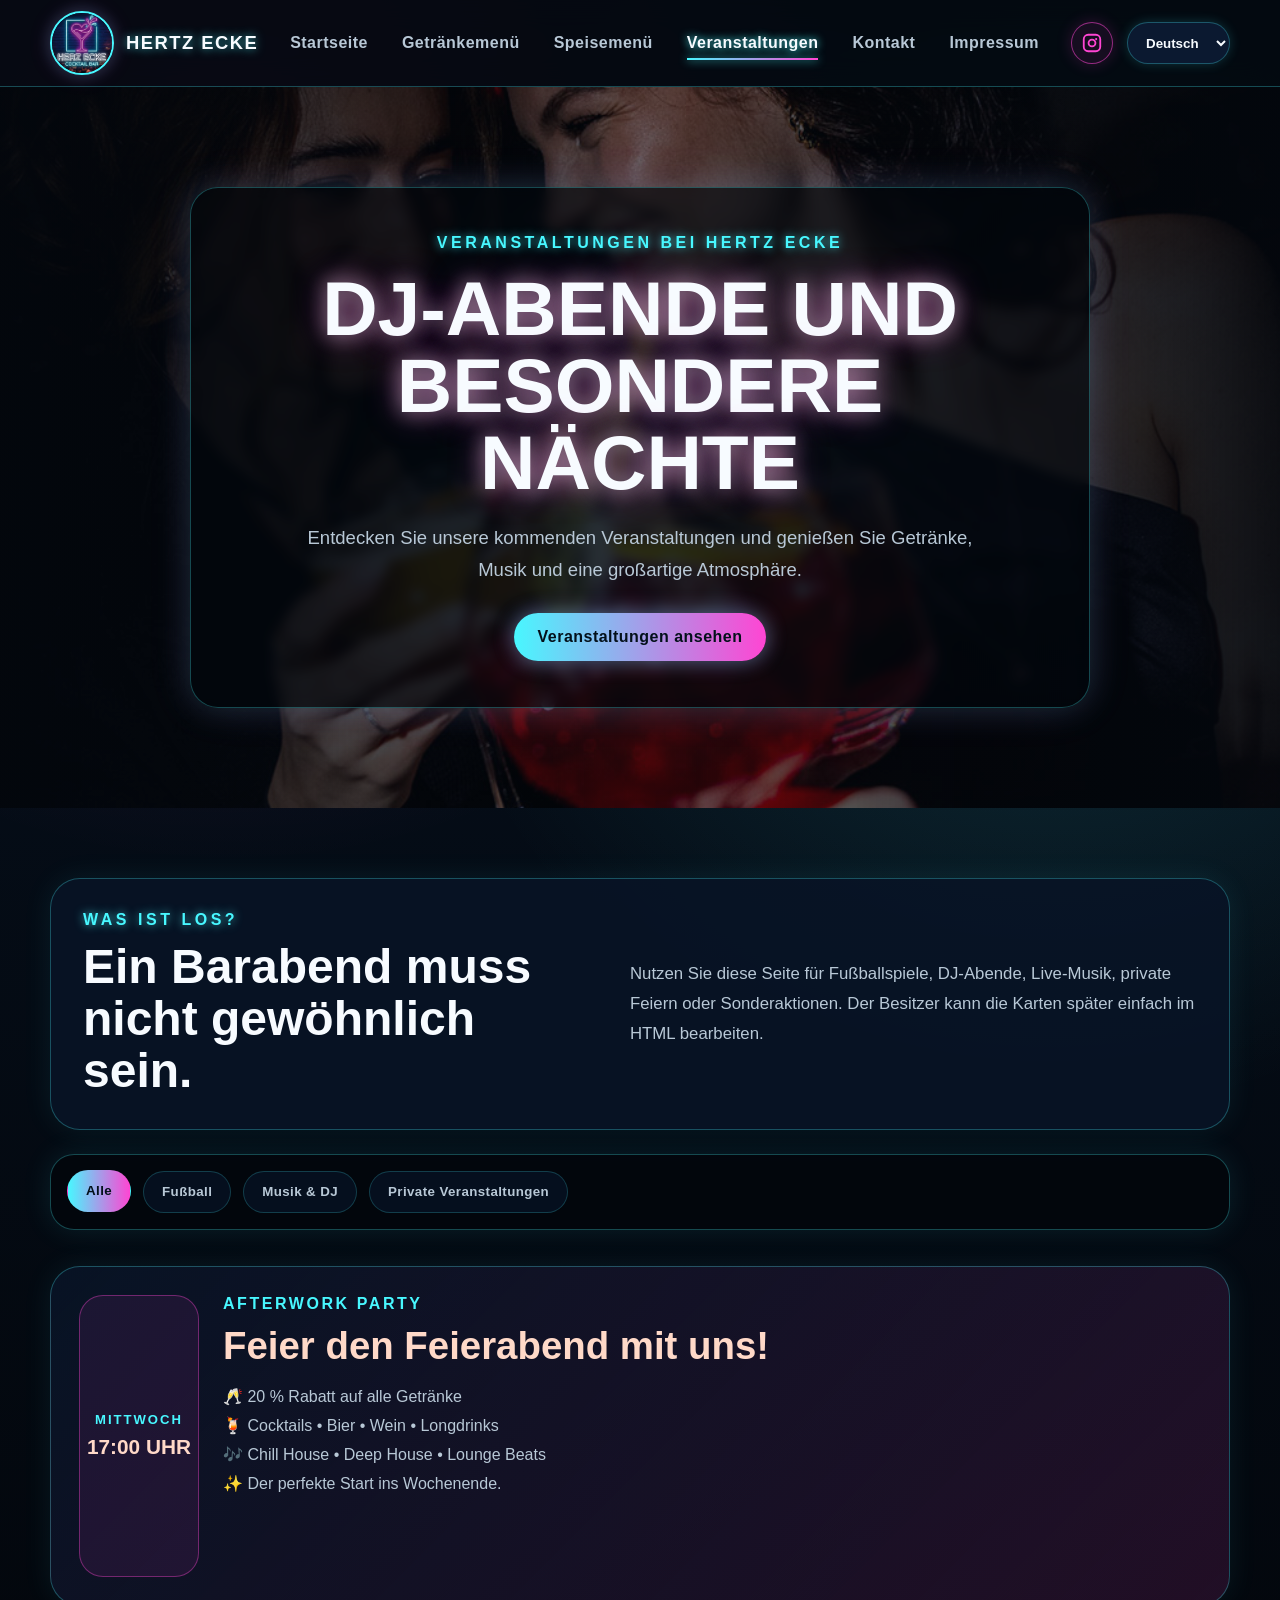
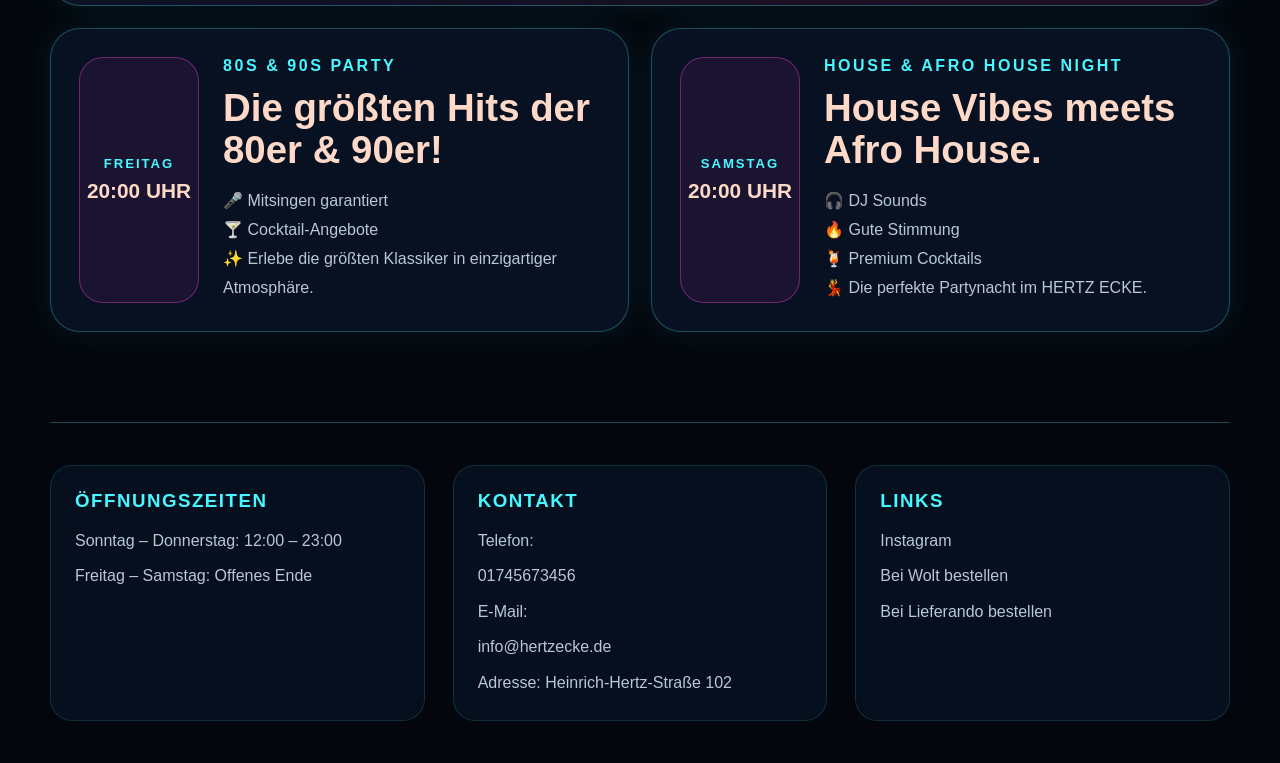
<file: pages/EventsPage/Events.html>
<!DOCTYPE html>
<html lang="de">

<head>
    <meta charset="UTF-8">
    <meta name="viewport" content="width=device-width, initial-scale=1.0">
    <title>Hertz Ecke | Veranstaltungen</title>
    <link rel="shortcut icon" href="../../images/logo.jpg" type="image/x-icon">
    <link rel="stylesheet" href="Events.css">
</head>

<body>
    <header class="site-header">
        <nav class="navbar" aria-label="Hauptnavigation">
            <a class="logo-link" href="../../index.html" aria-label="Hertz Ecke Startseite">
                <img src="../../images/logo.jpg" alt="Hertz Ecke Logo" class="logo">
                <span class="brand-name">Hertz Ecke</span>
            </a>

            <ul class="nav-links">
                <li><a href="../../index.html" data-i18n="navHome">Startseite</a></li>
                <li><a href="../MenuPage/DrinksMenu.html" data-i18n="navDrinksMenu">Getränkemenü</a></li>
                <li><a href="../MenuPage/FoodMenu.html" data-i18n="navFoodMenu">Speisemenü</a></li>
                <li><a href="Events.html" class="active" data-i18n="navEvents">Veranstaltungen</a></li>
                <li><a href="../ContactUsPage/ContactUs.html" data-i18n="navContact">Kontakt</a></li>
                <li><a href="../ImpressumPage/Impressum.html" data-i18n="navImpressum">Impressum</a></li>
            </ul>

            <div class="nav-actions">
                <a class="instagram-link"
                    href="https://www.instagram.com/hertzecke/?utm_source=ig_web_button_share_sheet" target="_blank"
                    rel="noopener noreferrer" aria-label="Instagram">
                    <svg viewBox="0 0 24 24" aria-hidden="true">
                        <path
                            d="M7.8 2h8.4A5.8 5.8 0 0 1 22 7.8v8.4a5.8 5.8 0 0 1-5.8 5.8H7.8A5.8 5.8 0 0 1 2 16.2V7.8A5.8 5.8 0 0 1 7.8 2Zm0 2A3.8 3.8 0 0 0 4 7.8v8.4A3.8 3.8 0 0 0 7.8 20h8.4a3.8 3.8 0 0 0 3.8-3.8V7.8A3.8 3.8 0 0 0 16.2 4H7.8Zm8.75 2.5a1.2 1.2 0 1 1 0 2.4 1.2 1.2 0 0 1 0-2.4ZM12 7.25A4.75 4.75 0 1 1 12 16.75 4.75 4.75 0 0 1 12 7.25Zm0 2A2.75 2.75 0 1 0 12 14.75 2.75 2.75 0 0 0 12 9.25Z" />
                    </svg>
                </a>

                <select id="languageSelect" class="language-select" aria-label="Sprache wählen">
                    <option value="de">Deutsch</option>
                    <option value="en">English</option>
                </select>
            </div>
        </nav>
    </header>

    <main>
        <section class="events-hero">
            <div class="events-hero-overlay"></div>
            <div class="events-hero-content">
                <p class="eyebrow" data-i18n="eventsEyebrow">Veranstaltungen bei Hertz Ecke</p>
                <h1 data-i18n="eventsHeroTitle">DJ-Abende und besondere Nächte</h1>
                <p data-i18n="eventsHeroText">Entdecken Sie unsere kommenden Veranstaltungen und genießen Sie Getränke,
                    Musik und eine großartige Atmosphäre.</p>
                <a href="#eventsList" class="primary-button" data-i18n="eventsHeroButton">Veranstaltungen ansehen</a>
            </div>
        </section>

        <section class="event-intro">
            <div>
                <p class="section-label" data-i18n="introLabel">Was ist los?</p>
                <h2 data-i18n="introTitle">Ein Barabend muss nicht gewöhnlich sein.</h2>
            </div>
            <p data-i18n="introText">Nutzen Sie diese Seite für Fußballspiele, DJ-Abende, Live-Musik, private Feiern
                oder Sonderaktionen. Der Besitzer kann die Karten später einfach im HTML bearbeiten.</p>
        </section>

        <section class="event-control" aria-label="Kategoriefilter für Veranstaltungen">
            <button class="event-filter active" type="button" data-filter="all" data-i18n="filterAll">Alle</button>
            <button class="event-filter" type="button" data-filter="football"
                data-i18n="filterFootball">Fußball</button>
            <button class="event-filter" type="button" data-filter="music" data-i18n="filterMusic">Musik & DJ</button>
            <button class="event-filter" type="button" data-filter="private" data-i18n="filterPrivate">Private
                Veranstaltungen</button>
        </section>

        <section id="eventsList" class="events-grid" aria-label="Kommende Veranstaltungen">
            
            <!-- Event 1: Mittwoch -->
            <article class="event-card featured" data-category="music">
                <div class="event-date">
                    <span data-i18n="event1DateTop">Mittwoch</span>
                    <strong data-i18n="event1DateBottom">17:00 Uhr</strong>
                </div>
                <div class="event-content">
                    <p class="event-type" data-i18n="event1Type">AFTERWORK PARTY</p>
                    <h2 data-i18n="event1Title">Feier den Feierabend mit uns!</h2>
                    <p data-i18n="event1Text">🥂 20 % Rabatt auf alle Getränke<br>🍹 Cocktails • Bier • Wein • Longdrinks<br>🎶 Chill House • Deep House • Lounge Beats<br>✨ Der perfekte Start ins Wochenende.</p>
                </div>
            </article>

            <!-- Event 2: Freitag -->
            <article class="event-card" data-category="music">
                <div class="event-date">
                    <span data-i18n="event2DateTop">Freitag</span>
                    <strong data-i18n="event2DateBottom">20:00 Uhr</strong>
                </div>
                <div class="event-content">
                    <p class="event-type" data-i18n="event2Type">80s & 90s PARTY</p>
                    <h2 data-i18n="event2Title">Die größten Hits der 80er & 90er!</h2>
                    <p data-i18n="event2Text">🎤 Mitsingen garantiert<br>🍸 Cocktail-Angebote<br>✨ Erlebe die größten Klassiker in einzigartiger Atmosphäre.</p>
                </div>
            </article>

            <!-- Event 3: Samstag -->
            <article class="event-card" data-category="music">
                <div class="event-date">
                    <span data-i18n="event3DateTop">Samstag</span>
                    <strong data-i18n="event3DateBottom">20:00 Uhr</strong>
                </div>
                <div class="event-content">
                    <p class="event-type" data-i18n="event3Type">HOUSE & AFRO HOUSE NIGHT</p>
                    <h2 data-i18n="event3Title">House Vibes meets Afro House.</h2>
                    <p data-i18n="event3Text">🎧 DJ Sounds<br>🔥 Gute Stimmung<br>🍹 Premium Cocktails<br>💃 Die perfekte Partynacht im HERTZ ECKE.</p>
                </div>
            </article>

        </section>
    </main>

    <footer class="site-footer">
        <div class="footer-column">
            <h3 data-i18n="footerHoursTitle">Öffnungszeiten</h3>
            <p data-i18n="footerHoursWeek">Sonntag - Donnerstag: 12:00 - 23:00</p>
            <p data-i18n="footerHoursWeekend">Freitag - Samstag: Offenes Ende</p>
        </div>

        <div class="footer-column">
            <h3 data-i18n="footerContactTitle">Kontakt</h3>
            <p><span data-i18n="footerPhone">Telefon:</span> <a href="tel:01745673456">01745673456</a></p>
            <p><span data-i18n="footerEmail">E-Mail:</span> <a href="mailto:info@hertzecke.de">info@hertzecke.de</a></p>
            <p><span data-i18n="footerAddress">Adresse:</span> <span
                    data-i18n="footerAddressValue">Heinrich-Hertz-Straße 102</span></p>
        </div>

        <div class="footer-column">
            <h3 data-i18n="footerLinksTitle">Links</h3>
            <a href="https://www.instagram.com/hertzecke/?utm_source=ig_web_button_share_sheet" target="_blank"
                rel="noopener noreferrer">Instagram</a>
            <a href="https://wolt.com/de/deu?tld=de" data-i18n="footerWebsiteWolt">Bei Wolt bestellen</a>
            <a href="https://www.lieferando.de/" data-i18n="footerWebsiteLieferando">Bei Lieferando bestellen</a>
        </div>
    </footer>

    <script>
        const translations = {
            de: {
                navHome: 'Startseite', navDrinksMenu: 'Getränkemenü', navFoodMenu: 'Speisemenü', navEvents: 'Veranstaltungen', navContact: 'Kontakt', navImpressum: 'Impressum',
                eventsEyebrow: 'Veranstaltungen bei Hertz Ecke', eventsHeroTitle: 'DJ-Abende und besondere Nächte', eventsHeroText: 'Entdecken Sie unsere kommenden Veranstaltungen und genießen Sie Getränke, Musik und eine großartige Atmosphäre.', eventsHeroButton: 'Veranstaltungen ansehen',
                introLabel: 'Was ist los?', introTitle: 'Ein Barabend muss nicht gewöhnlich sein.', introText: 'Nutzen Sie diese Seite für Fußballspiele, DJ-Abende, Live-Musik, private Feiern oder Sonderaktionen. Der Besitzer kann die Karten später einfach im HTML bearbeiten.',
                filterAll: 'Alle', filterFootball: 'Fußball', filterMusic: 'Musik & DJ', filterPrivate: 'Private Veranstaltungen',
                
                // New Event Translations (DE)
                event1DateTop: 'Mittwoch', event1DateBottom: '17:00 Uhr', event1Type: 'AFTERWORK PARTY', event1Title: 'Feier den Feierabend mit uns!', event1Text: '🥂 20 % Rabatt auf alle Getränke<br>🍹 Cocktails • Bier • Wein • Longdrinks<br>🎶 Chill House • Deep House • Lounge Beats<br>✨ Der perfekte Start ins Wochenende.',
                event2DateTop: 'Freitag', event2DateBottom: '20:00 Uhr', event2Type: '80s & 90s PARTY', event2Title: 'Die größten Hits der 80er & 90er!', event2Text: '🎤 Mitsingen garantiert<br>🍸 Cocktail-Angebote<br>✨ Erlebe die größten Klassiker in einzigartiger Atmosphäre.',
                event3DateTop: 'Samstag', event3DateBottom: '20:00 Uhr', event3Type: 'HOUSE & AFRO HOUSE NIGHT', event3Title: 'House Vibes meets Afro House.', event3Text: '🎧 DJ Sounds<br>🔥 Gute Stimmung<br>🍹 Premium Cocktails<br>💃 Die perfekte Partynacht im HERTZ ECKE.',
                
                footerHoursTitle: 'Öffnungszeiten', footerHoursWeek: 'Sonntag – Donnerstag: 12:00 – 23:00', footerHoursWeekend: 'Freitag – Samstag: Offenes Ende', 
                footerContactTitle: 'Kontakt', footerPhone: 'Telefon:', footerEmail: 'E-Mail:', footerAddress: 'Adresse:', footerAddressValue: 'Heinrich-Hertz-Straße 102',
                footerLinksTitle: 'Links', footerWebsiteWolt: 'Bei Wolt bestellen', footerWebsiteLieferando: 'Bei Lieferando bestellen'
            },
            en: {
                navHome: 'Home', navDrinksMenu: 'Drinks Menu', navFoodMenu: 'Food Menu', navEvents: 'Events', navContact: 'Contact us', navImpressum: 'Law Notice',
                eventsEyebrow: 'Events at Hertz Ecke', eventsHeroTitle: 'DJ nights and special evenings', eventsHeroText: 'See what is coming up and join us for drinks, music and a great bar atmosphere.', eventsHeroButton: 'View events',
                introLabel: 'What is happening?', introTitle: 'A bar night does not have to be ordinary.', introText: 'Use this page for football matches, DJ nights, live music, private parties or temporary promotions. The owner can easily edit the cards later in the HTML.',
                filterAll: 'All', filterFootball: 'Football', filterMusic: 'Music & DJ', filterPrivate: 'Private events',
                
                // New Event Translations (EN)
                event1DateTop: 'Wednesday', event1DateBottom: '5:00 PM', event1Type: 'AFTERWORK PARTY', event1Title: 'Celebrate the end of work with us!', event1Text: '🥂 20% off all drinks<br>🍹 Cocktails • Beer • Wine • Long drinks<br>🎶 Chill House • Deep House • Lounge Beats<br>✨ The perfect start to the weekend.',
                event2DateTop: 'Friday', event2DateBottom: '8:00 PM', event2Type: '80s & 90s PARTY', event2Title: 'The biggest hits of the 80s & 90s!', event2Text: '🎤 Sing-alongs guaranteed<br>🍸 Cocktail specials<br>✨ Experience the greatest classics in a unique atmosphere.',
                event3DateTop: 'Saturday', event3DateBottom: '8:00 PM', event3Type: 'HOUSE & AFRO HOUSE NIGHT', event3Title: 'House Vibes meets Afro House.', event3Text: '🎧 DJ Sounds<br>🔥 Great atmosphere<br>🍹 Premium Cocktails<br>💃 The perfect party night at HERTZ ECKE.',
                
                footerHoursTitle: 'Working hours', footerHoursWeek: 'Monday - Thursday: 12:00 - 23:00', footerHoursWeekend: 'Friday - Saturday: Open end',
                footerContactTitle: 'Contact', footerPhone: 'Phone:', footerEmail: 'E-Mail:', footerAddress: 'Address:', footerAddressValue: 'Heinrich-Hertz-Straße 102',
                footerLinksTitle: 'Links', footerWebsiteWolt: 'Order from Wolt', footerWebsiteLieferando: 'Order from Lieferando'
            }
        };

        const languageSelect = document.getElementById('languageSelect');
        const translatableElements = document.querySelectorAll('[data-i18n]');
        const filterButtons = document.querySelectorAll('.event-filter');
        const eventCards = document.querySelectorAll('.event-card');

        function setLanguage(language) {
            translatableElements.forEach((element) => {
                const key = element.getAttribute('data-i18n');
                // Note: Changed from textContent to innerHTML here so <br> tags format correctly!
                if (translations[language][key]) element.innerHTML = translations[language][key];
            });
            document.documentElement.lang = language;
            localStorage.setItem('hertzEckeLanguage', language);
        }

        function filterEvents(filter) {
            eventCards.forEach((card) => {
                const shouldShow = filter === 'all' || card.dataset.category === filter;
                card.classList.toggle('is-hidden', !shouldShow);
            });
            filterButtons.forEach((button) => button.classList.toggle('active', button.dataset.filter === filter));
        }

        languageSelect.addEventListener('change', (event) => setLanguage(event.target.value));
        filterButtons.forEach((button) => button.addEventListener('click', () => filterEvents(button.dataset.filter)));

        const savedLanguage = localStorage.getItem('hertzEckeLanguage') || 'de';
        languageSelect.value = savedLanguage;
        setLanguage(savedLanguage);
    </script>
</body>

</html>
</file>
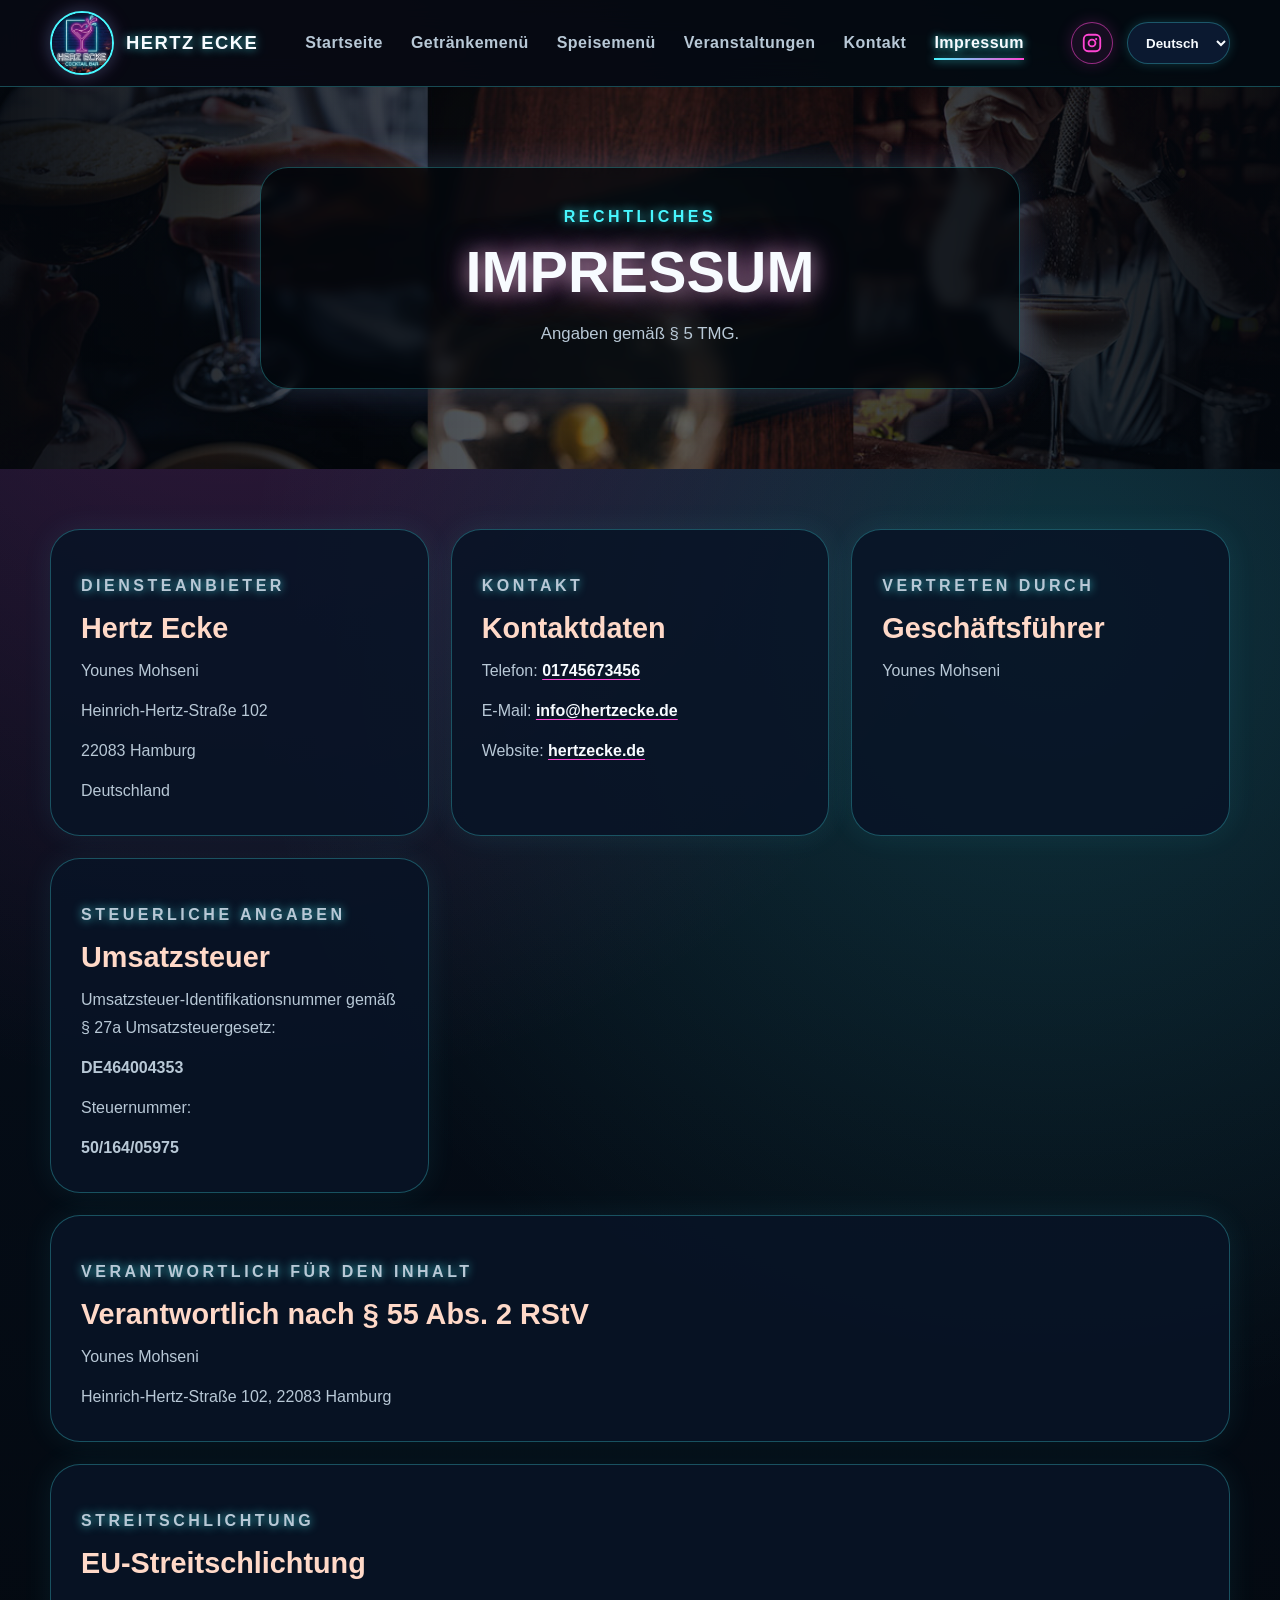
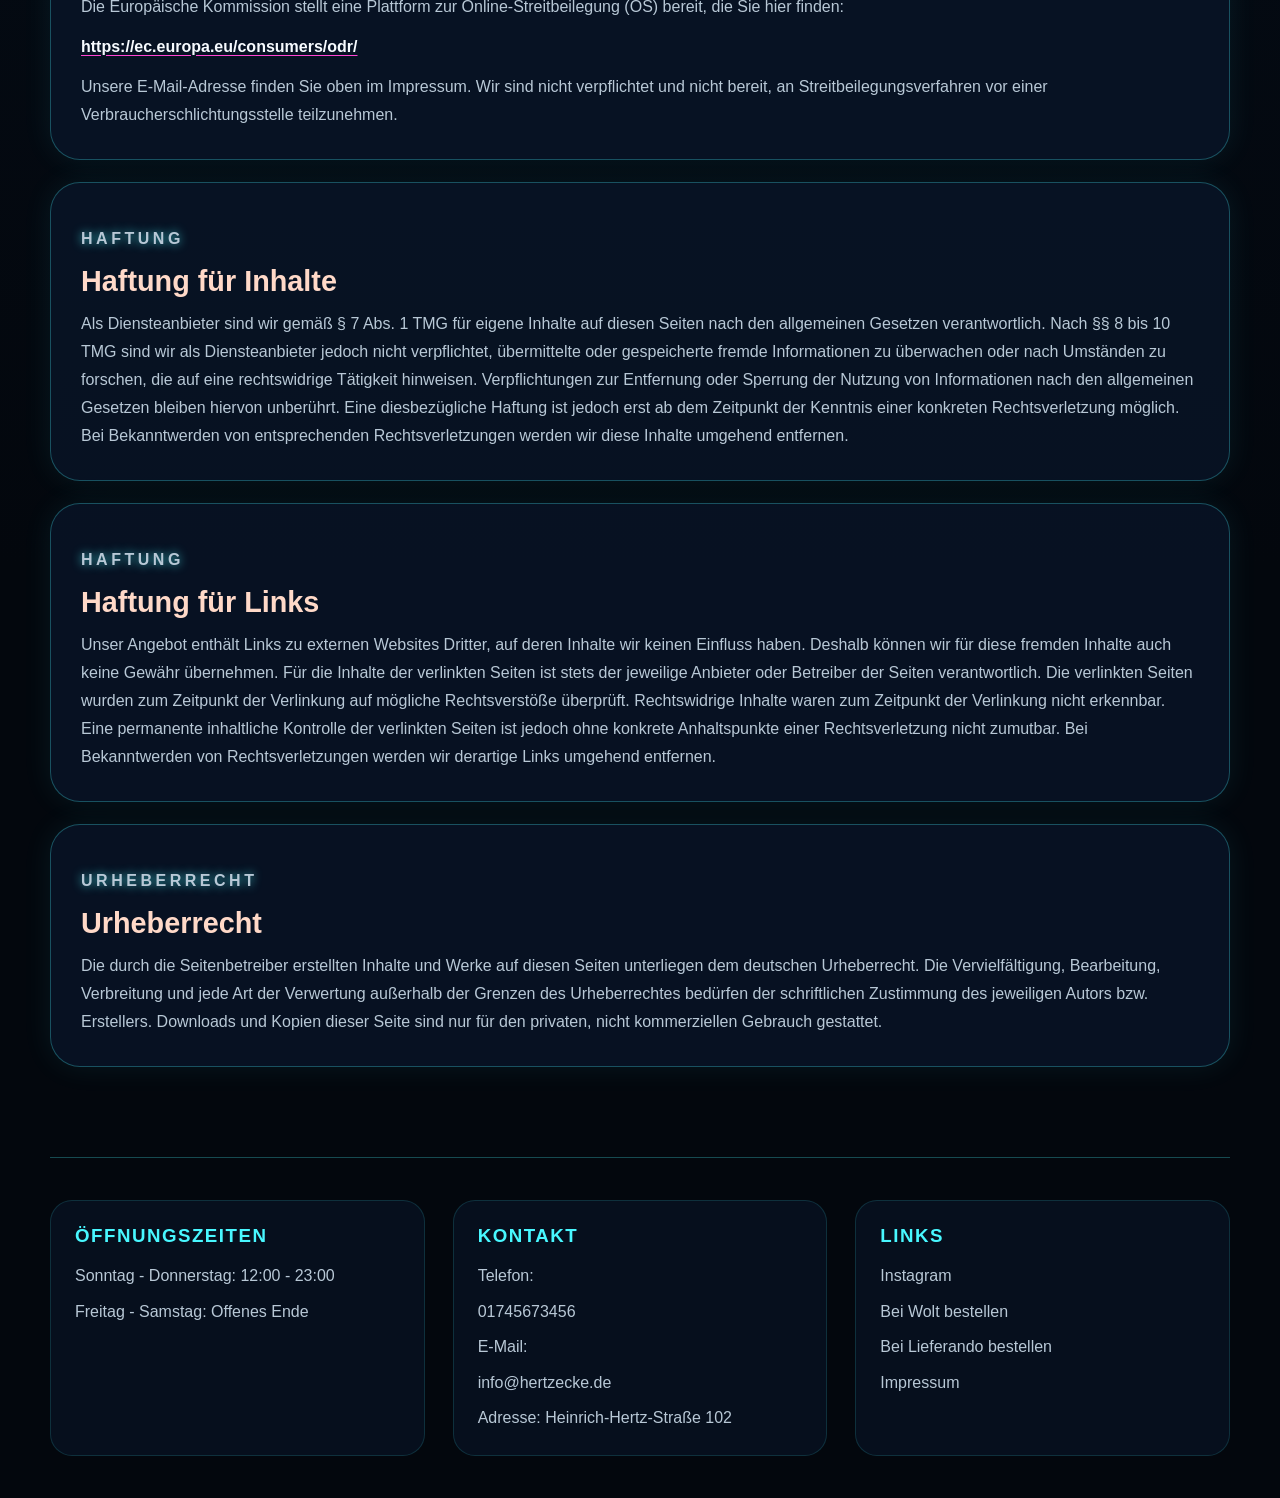
<file: pages/ImpressumPage/Impressum.html>
<!DOCTYPE html>
<html lang="de">
<head>
    <meta charset="UTF-8">
    <meta name="viewport" content="width=device-width, initial-scale=1.0">
    <title>Hertz Ecke | Impressum</title>
    <link rel="shortcut icon" href="../../images/logo.jpg" type="image/x-icon">
    <link rel="stylesheet" href="Impressum.css">
</head>
<body>
    <header class="site-header">
        <nav class="navbar" aria-label="Hauptnavigation">
            <a class="logo-link" href="../../index.html" aria-label="Hertz Ecke Startseite">
                <img src="../../images/logo.jpg" alt="Hertz Ecke Logo" class="logo">
                <span class="brand-name">Hertz Ecke</span>
            </a>

            <ul class="nav-links">
                <li><a href="../../index.html" data-i18n="navHome">Startseite</a></li>
                <li><a href="../MenuPage/DrinksMenu.html" data-i18n="navDrinksMenu">Getränkemenü</a></li>
                <li><a href="../MenuPage/FoodMenu.html" data-i18n="navFoodMenu">Speisemenü</a></li>
                <li><a href="../EventsPage/Events.html" data-i18n="navEvents">Veranstaltungen</a></li>
                <li><a href="../ContactUsPage/ContactUs.html" data-i18n="navContact">Kontakt</a></li>
                <li><a href="Impressum.html" class="active" data-i18n="navImpressum">Impressum</a></li>
            </ul>

            <div class="nav-actions">
                <a class="instagram-link" href="https://www.instagram.com/hertzecke/?utm_source=ig_web_button_share_sheet" target="_blank" rel="noopener noreferrer" aria-label="Instagram">
                    <svg viewBox="0 0 24 24" aria-hidden="true">
                        <path d="M7.8 2h8.4A5.8 5.8 0 0 1 22 7.8v8.4a5.8 5.8 0 0 1-5.8 5.8H7.8A5.8 5.8 0 0 1 2 16.2V7.8A5.8 5.8 0 0 1 7.8 2Zm0 2A3.8 3.8 0 0 0 4 7.8v8.4A3.8 3.8 0 0 0 7.8 20h8.4a3.8 3.8 0 0 0 3.8-3.8V7.8A3.8 3.8 0 0 0 16.2 4H7.8Zm8.75 2.5a1.2 1.2 0 1 1 0 2.4 1.2 1.2 0 0 1 0-2.4ZM12 7.25A4.75 4.75 0 1 1 12 16.75 4.75 4.75 0 0 1 12 7.25Zm0 2A2.75 2.75 0 1 0 12 14.75 2.75 2.75 0 0 0 12 9.25Z"/>
                    </svg>
                </a>

                <select id="languageSelect" class="language-select" aria-label="Sprache wählen">
                    <option value="de">Deutsch</option>
                    <option value="en">English</option>
                </select>
            </div>
        </nav>
    </header>

    <main>
        <section class="impressum-hero">
            <div class="impressum-hero-overlay"></div>
            <div class="impressum-hero-content">
                <p class="eyebrow" data-i18n="impressumEyebrow">Rechtliches</p>
                <h1 data-i18n="impressumHeroTitle">Impressum</h1>
                <p data-i18n="impressumHeroText">Angaben gemäß § 5 TMG.</p>
            </div>
        </section>

        <section class="impressum-content" aria-label="Impressum">
            <article class="impressum-card">
                <p class="section-label" data-i18n="providerLabel">Diensteanbieter</p>
                <h2>Hertz Ecke</h2>
                <p>Younes Mohseni</p>
                <p>Heinrich-Hertz-Straße 102</p>
                <p>22083 Hamburg</p>
                <p>Deutschland</p>
            </article>

            <article class="impressum-card">
                <p class="section-label" data-i18n="contactLabel">Kontakt</p>
                <h2 data-i18n="contactTitle">Kontaktdaten</h2>
                <p><span data-i18n="phoneLabelText">Telefon:</span> <a class="impressum-link" href="tel:01745673456">01745673456</a></p>
                <p><span data-i18n="emailLabelText">E-Mail:</span> <a class="impressum-link" href="mailto:info@hertzecke.de">info@hertzecke.de</a></p>
                <p><span data-i18n="websiteLabelText">Website:</span> <a class="impressum-link" href="https://hertzecke.de" target="_blank" rel="noopener noreferrer">hertzecke.de</a></p>
            </article>

            <article class="impressum-card">
                <p class="section-label" data-i18n="representedLabel">Vertreten durch</p>
                <h2 data-i18n="representedTitle">Geschäftsführer</h2>
                <p>Younes Mohseni</p>
            </article>

            <article class="impressum-card">
                <p class="section-label" data-i18n="taxLabel">Steuerliche Angaben</p>
                <h2 data-i18n="taxTitle">Umsatzsteuer</h2>
                <p data-i18n="vatIdText">Umsatzsteuer-Identifikationsnummer gemäß § 27a Umsatzsteuergesetz:</p>
                <p><strong>DE464004353</strong></p>
                <p data-i18n="taxNumberText">Steuernummer:</p>
                <p><strong>50/164/05975</strong></p>
            </article>

            <article class="impressum-card wide">
                <p class="section-label" data-i18n="responsibleLabel">Verantwortlich für den Inhalt</p>
                <h2 data-i18n="responsibleTitle">Verantwortlich nach § 55 Abs. 2 RStV</h2>
                <p>Younes Mohseni</p>
                <p>Heinrich-Hertz-Straße 102, 22083 Hamburg</p>
            </article>

            <article class="impressum-card wide">
                <p class="section-label" data-i18n="disputeLabel">Streitschlichtung</p>
                <h2 data-i18n="disputeTitle">EU-Streitschlichtung</h2>
                <p data-i18n="disputeText1">Die Europäische Kommission stellt eine Plattform zur Online-Streitbeilegung (OS) bereit, die Sie hier finden:</p>
                <p><a class="impressum-link" href="https://ec.europa.eu/consumers/odr/" target="_blank" rel="noopener noreferrer">https://ec.europa.eu/consumers/odr/</a></p>
                <p data-i18n="disputeText2">Unsere E-Mail-Adresse finden Sie oben im Impressum. Wir sind nicht verpflichtet und nicht bereit, an Streitbeilegungsverfahren vor einer Verbraucherschlichtungsstelle teilzunehmen.</p>
            </article>

            <article class="impressum-card wide">
                <p class="section-label" data-i18n="contentLiabilityLabel">Haftung</p>
                <h2 data-i18n="contentLiabilityTitle">Haftung für Inhalte</h2>
                <p data-i18n="contentLiabilityText">Als Diensteanbieter sind wir gemäß § 7 Abs. 1 TMG für eigene Inhalte auf diesen Seiten nach den allgemeinen Gesetzen verantwortlich. Nach §§ 8 bis 10 TMG sind wir als Diensteanbieter jedoch nicht verpflichtet, übermittelte oder gespeicherte fremde Informationen zu überwachen oder nach Umständen zu forschen, die auf eine rechtswidrige Tätigkeit hinweisen. Verpflichtungen zur Entfernung oder Sperrung der Nutzung von Informationen nach den allgemeinen Gesetzen bleiben hiervon unberührt. Eine diesbezügliche Haftung ist jedoch erst ab dem Zeitpunkt der Kenntnis einer konkreten Rechtsverletzung möglich. Bei Bekanntwerden von entsprechenden Rechtsverletzungen werden wir diese Inhalte umgehend entfernen.</p>
            </article>

            <article class="impressum-card wide">
                <p class="section-label" data-i18n="linkLiabilityLabel">Haftung</p>
                <h2 data-i18n="linkLiabilityTitle">Haftung für Links</h2>
                <p data-i18n="linkLiabilityText">Unser Angebot enthält Links zu externen Websites Dritter, auf deren Inhalte wir keinen Einfluss haben. Deshalb können wir für diese fremden Inhalte auch keine Gewähr übernehmen. Für die Inhalte der verlinkten Seiten ist stets der jeweilige Anbieter oder Betreiber der Seiten verantwortlich. Die verlinkten Seiten wurden zum Zeitpunkt der Verlinkung auf mögliche Rechtsverstöße überprüft. Rechtswidrige Inhalte waren zum Zeitpunkt der Verlinkung nicht erkennbar. Eine permanente inhaltliche Kontrolle der verlinkten Seiten ist jedoch ohne konkrete Anhaltspunkte einer Rechtsverletzung nicht zumutbar. Bei Bekanntwerden von Rechtsverletzungen werden wir derartige Links umgehend entfernen.</p>
            </article>

            <article class="impressum-card wide">
                <p class="section-label" data-i18n="copyrightLabel">Urheberrecht</p>
                <h2 data-i18n="copyrightTitle">Urheberrecht</h2>
                <p data-i18n="copyrightText">Die durch die Seitenbetreiber erstellten Inhalte und Werke auf diesen Seiten unterliegen dem deutschen Urheberrecht. Die Vervielfältigung, Bearbeitung, Verbreitung und jede Art der Verwertung außerhalb der Grenzen des Urheberrechtes bedürfen der schriftlichen Zustimmung des jeweiligen Autors bzw. Erstellers. Downloads und Kopien dieser Seite sind nur für den privaten, nicht kommerziellen Gebrauch gestattet.</p>
            </article>
        </section>
    </main>

    <footer class="site-footer">
        <div class="footer-column">
            <h3 data-i18n="footerHoursTitle">Öffnungszeiten</h3>
            <p data-i18n="footerHoursWeek">Sonntag - Donnerstag: 12:00 - 23:00</p>
            <p data-i18n="footerHoursWeekend">Freitag - Samstag: Offenes Ende</p>
        </div>

        <div class="footer-column">
            <h3 data-i18n="footerContactTitle">Kontakt</h3>
            <p><span data-i18n="footerPhone">Telefon:</span> <a href="tel:01745673456">01745673456</a></p>
            <p><span data-i18n="footerEmail">E-Mail:</span> <a href="mailto:info@hertzecke.de">info@hertzecke.de</a></p>
            <p><span data-i18n="footerAddress">Adresse:</span> <span data-i18n="footerAddressValue">Heinrich-Hertz-Straße 102</span></p>
        </div>

        <div class="footer-column">
            <h3 data-i18n="footerLinksTitle">Links</h3>
            <a href="https://www.instagram.com/hertzecke/?utm_source=ig_web_button_share_sheet" target="_blank" rel="noopener noreferrer">Instagram</a>
            <a href="https://wolt.com/de/deu?tld=de" data-i18n="footerWebsiteWolt">Bei Wolt bestellen</a>
            <a href="https://www.lieferando.de/" data-i18n="footerWebsiteLieferando">Bei Lieferando bestellen</a>
            <a href="Impressum.html" data-i18n="footerImpressum">Impressum</a>
        </div>
    </footer>

    <script>
        const translations = {
            de: {
                navHome: 'Startseite', navDrinksMenu: 'Getränkemenü', navFoodMenu: 'Speisemenü', navEvents: 'Veranstaltungen', navContact: 'Kontakt', navImpressum: 'Impressum',
                impressumEyebrow: 'Rechtliches', impressumHeroTitle: 'Impressum', impressumHeroText: 'Angaben gemäß § 5 TMG.',
                providerLabel: 'Diensteanbieter',
                contactLabel: 'Kontakt', contactTitle: 'Kontaktdaten', phoneLabelText: 'Telefon:', emailLabelText: 'E-Mail:', websiteLabelText: 'Website:',
                representedLabel: 'Vertreten durch', representedTitle: 'Geschäftsführer',
                taxLabel: 'Steuerliche Angaben', taxTitle: 'Umsatzsteuer', vatIdText: 'Umsatzsteuer-Identifikationsnummer gemäß § 27a Umsatzsteuergesetz:', taxNumberText: 'Steuernummer:',
                responsibleLabel: 'Verantwortlich für den Inhalt', responsibleTitle: 'Verantwortlich nach § 55 Abs. 2 RStV',
                disputeLabel: 'Streitschlichtung', disputeTitle: 'EU-Streitschlichtung',
                disputeText1: 'Die Europäische Kommission stellt eine Plattform zur Online-Streitbeilegung (OS) bereit, die Sie hier finden:',
                disputeText2: 'Unsere E-Mail-Adresse finden Sie oben im Impressum. Wir sind nicht verpflichtet und nicht bereit, an Streitbeilegungsverfahren vor einer Verbraucherschlichtungsstelle teilzunehmen.',
                contentLiabilityLabel: 'Haftung', contentLiabilityTitle: 'Haftung für Inhalte',
                contentLiabilityText: 'Als Diensteanbieter sind wir gemäß § 7 Abs. 1 TMG für eigene Inhalte auf diesen Seiten nach den allgemeinen Gesetzen verantwortlich. Nach §§ 8 bis 10 TMG sind wir als Diensteanbieter jedoch nicht verpflichtet, übermittelte oder gespeicherte fremde Informationen zu überwachen oder nach Umständen zu forschen, die auf eine rechtswidrige Tätigkeit hinweisen. Verpflichtungen zur Entfernung oder Sperrung der Nutzung von Informationen nach den allgemeinen Gesetzen bleiben hiervon unberührt. Eine diesbezügliche Haftung ist jedoch erst ab dem Zeitpunkt der Kenntnis einer konkreten Rechtsverletzung möglich. Bei Bekanntwerden von entsprechenden Rechtsverletzungen werden wir diese Inhalte umgehend entfernen.',
                linkLiabilityLabel: 'Haftung', linkLiabilityTitle: 'Haftung für Links',
                linkLiabilityText: 'Unser Angebot enthält Links zu externen Websites Dritter, auf deren Inhalte wir keinen Einfluss haben. Deshalb können wir für diese fremden Inhalte auch keine Gewähr übernehmen. Für die Inhalte der verlinkten Seiten ist stets der jeweilige Anbieter oder Betreiber der Seiten verantwortlich. Die verlinkten Seiten wurden zum Zeitpunkt der Verlinkung auf mögliche Rechtsverstöße überprüft. Rechtswidrige Inhalte waren zum Zeitpunkt der Verlinkung nicht erkennbar. Eine permanente inhaltliche Kontrolle der verlinkten Seiten ist jedoch ohne konkrete Anhaltspunkte einer Rechtsverletzung nicht zumutbar. Bei Bekanntwerden von Rechtsverletzungen werden wir derartige Links umgehend entfernen.',
                copyrightLabel: 'Urheberrecht', copyrightTitle: 'Urheberrecht',
                copyrightText: 'Die durch die Seitenbetreiber erstellten Inhalte und Werke auf diesen Seiten unterliegen dem deutschen Urheberrecht. Die Vervielfältigung, Bearbeitung, Verbreitung und jede Art der Verwertung außerhalb der Grenzen des Urheberrechtes bedürfen der schriftlichen Zustimmung des jeweiligen Autors bzw. Erstellers. Downloads und Kopien dieser Seite sind nur für den privaten, nicht kommerziellen Gebrauch gestattet.',
                footerHoursTitle: 'Öffnungszeiten', footerHoursWeek: 'Sonntag - Donnerstag: 12:00 - 23:00', footerHoursWeekend: 'Freitag - Samstag: Offenes Ende',
                footerContactTitle: 'Kontakt', footerPhone: 'Telefon:', footerEmail: 'E-Mail:', footerAddress: 'Adresse:', footerAddressValue: 'Heinrich-Hertz-Straße 102', footerLinksTitle: 'Links', footerWebsiteWolt: 'Bei Wolt bestellen', footerWebsiteLieferando: 'Bei Lieferando bestellen', footerImpressum: 'Impressum'
            },
            en: {
                navHome: 'Home', navDrinksMenu: 'Drinks Menu', navFoodMenu: 'Food Menu', navEvents: 'Events', navContact: 'Contact us', navImpressum: 'Legal Notice',
                impressumEyebrow: 'Legal', impressumHeroTitle: 'Legal Notice (Impressum)', impressumHeroText: 'Information according to § 5 TMG (German Telemedia Act).',
                providerLabel: 'Service Provider',
                contactLabel: 'Contact', contactTitle: 'Contact details', phoneLabelText: 'Phone:', emailLabelText: 'Email:', websiteLabelText: 'Website:',
                representedLabel: 'Represented by', representedTitle: 'Managing Director',
                taxLabel: 'Tax information', taxTitle: 'VAT', vatIdText: 'VAT identification number according to § 27a of the German VAT Act:', taxNumberText: 'Tax number:',
                responsibleLabel: 'Responsible for content', responsibleTitle: 'Responsible according to § 55 (2) RStV',
                disputeLabel: 'Dispute resolution', disputeTitle: 'EU dispute resolution',
                disputeText1: 'The European Commission provides a platform for online dispute resolution (ODR), available here:',
                disputeText2: 'Our email address can be found above in this legal notice. We are not willing or obliged to participate in dispute resolution proceedings before a consumer arbitration board.',
                contentLiabilityLabel: 'Liability', contentLiabilityTitle: 'Liability for content',
                contentLiabilityText: 'As a service provider, we are responsible for our own content on these pages in accordance with § 7 (1) TMG under general laws. However, according to §§ 8 to 10 TMG, we are not obliged as a service provider to monitor transmitted or stored third-party information or to investigate circumstances that indicate illegal activity. Obligations to remove or block the use of information under general law remain unaffected. Liability in this regard is only possible from the point in time at which a specific infringement becomes known. Upon becoming aware of any such infringements, we will remove this content immediately.',
                linkLiabilityLabel: 'Liability', linkLiabilityTitle: 'Liability for links',
                linkLiabilityText: 'Our website contains links to external third-party websites over whose content we have no influence. We therefore cannot accept any liability for this external content. The respective provider or operator of the linked pages is always responsible for their content. The linked pages were checked for possible legal violations at the time of linking. No unlawful content was identifiable at that time. A permanent review of the linked pages without concrete evidence of a legal violation is not reasonable. Upon becoming aware of any legal violations, we will remove such links immediately.',
                copyrightLabel: 'Copyright', copyrightTitle: 'Copyright',
                copyrightText: 'The content and works created by the site operators on these pages are subject to German copyright law. Reproduction, editing, distribution and any kind of use outside the limits of copyright law require the written consent of the respective author or creator. Downloads and copies of this page are only permitted for private, non-commercial use.',
                footerHoursTitle: 'Working hours', footerHoursWeek: 'Sunday - Thursday: 12:00 - 23:00', footerHoursWeekend: 'Open end',
                footerContactTitle: 'Contact', footerPhone: 'Phone:', footerEmail: 'Email:', footerAddress: 'Address:', footerAddressValue: 'Heinrich-Hertz-Straße 102', footerLinksTitle: 'Links', footerWebsiteWolt: 'Order from Wolt', footerWebsiteLieferando: 'Order from Lieferando', footerImpressum: 'Legal Notice'
            }
        };

        const languageSelect = document.getElementById('languageSelect');
        const translatableElements = document.querySelectorAll('[data-i18n]');

        function setLanguage(language) {
            translatableElements.forEach((element) => {
                const key = element.getAttribute('data-i18n');
                if (translations[language][key]) element.textContent = translations[language][key];
            });
            document.documentElement.lang = language;
            localStorage.setItem('hertzEckeLanguage', language);
        }

        languageSelect.addEventListener('change', (event) => setLanguage(event.target.value));

        const savedLanguage = localStorage.getItem('hertzEckeLanguage') || 'de';
        languageSelect.value = savedLanguage;
        setLanguage(savedLanguage);
    </script>
</body>
</html>
</file>
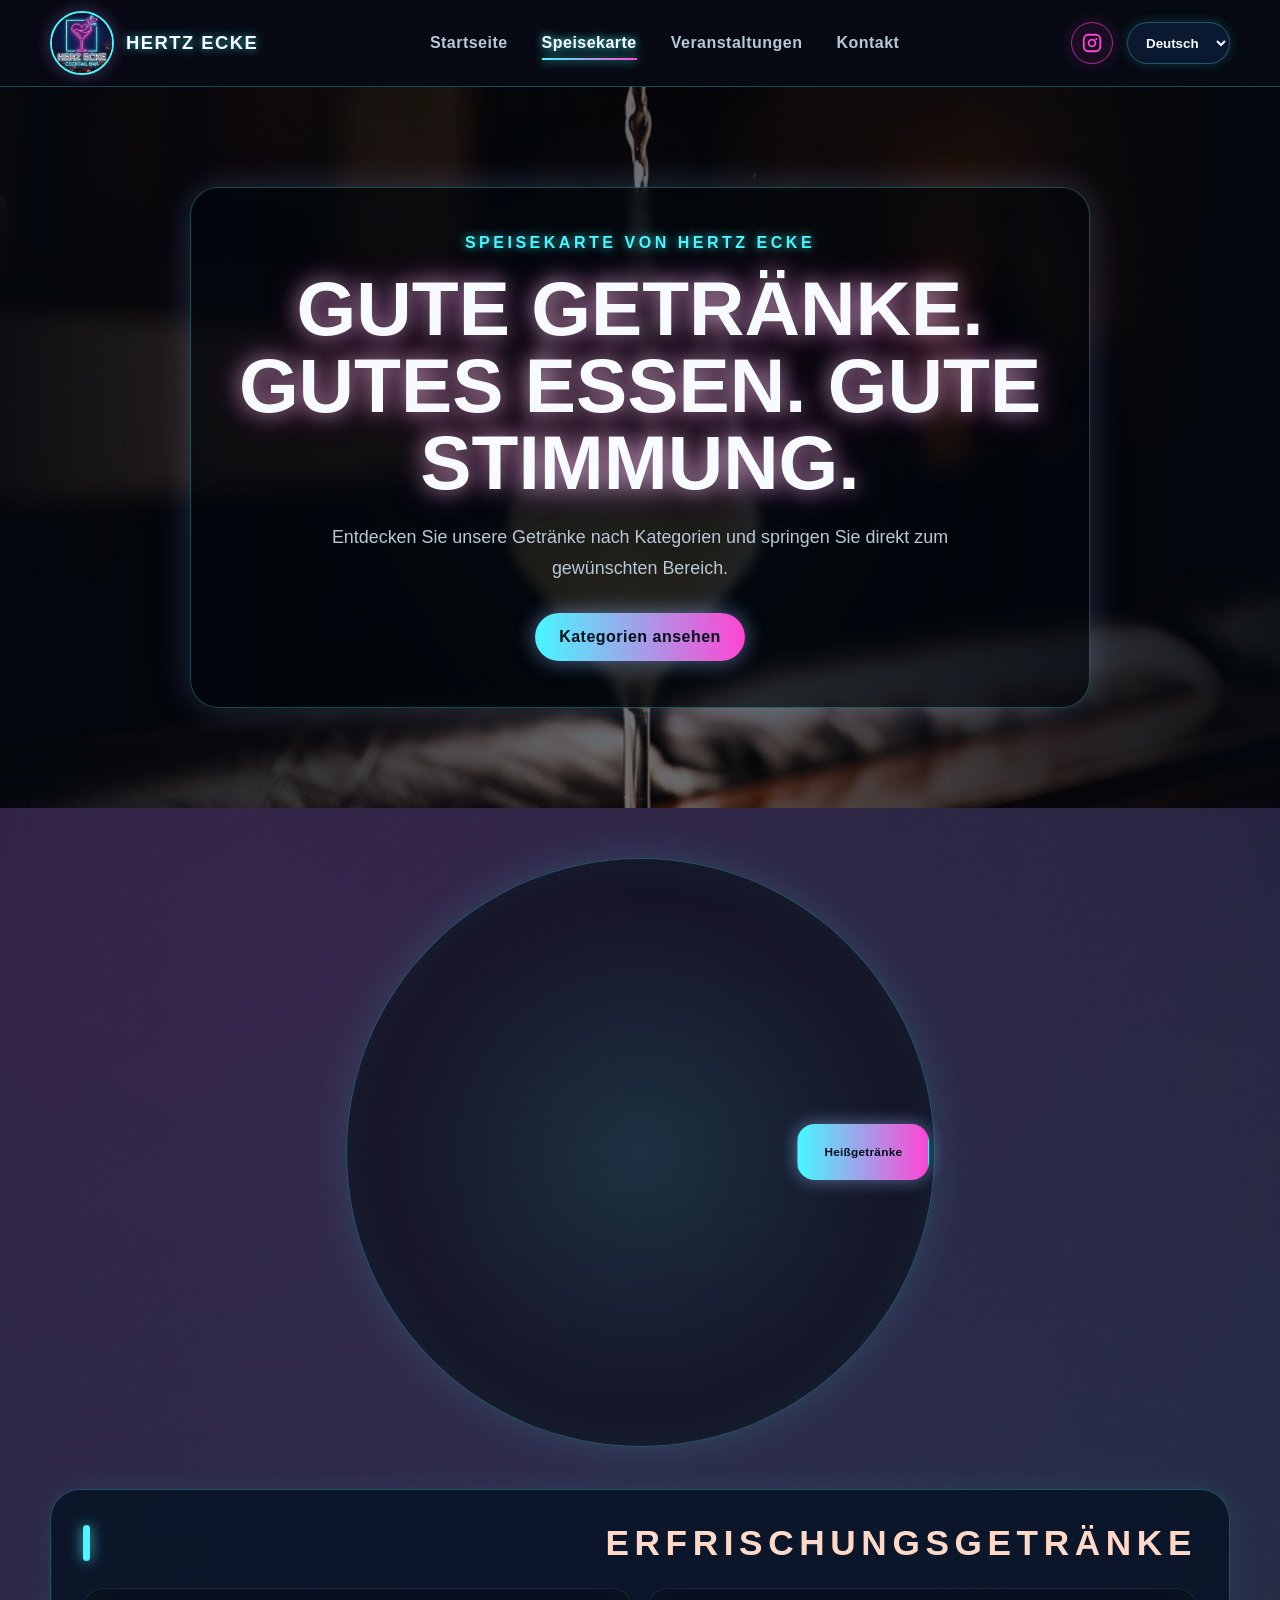
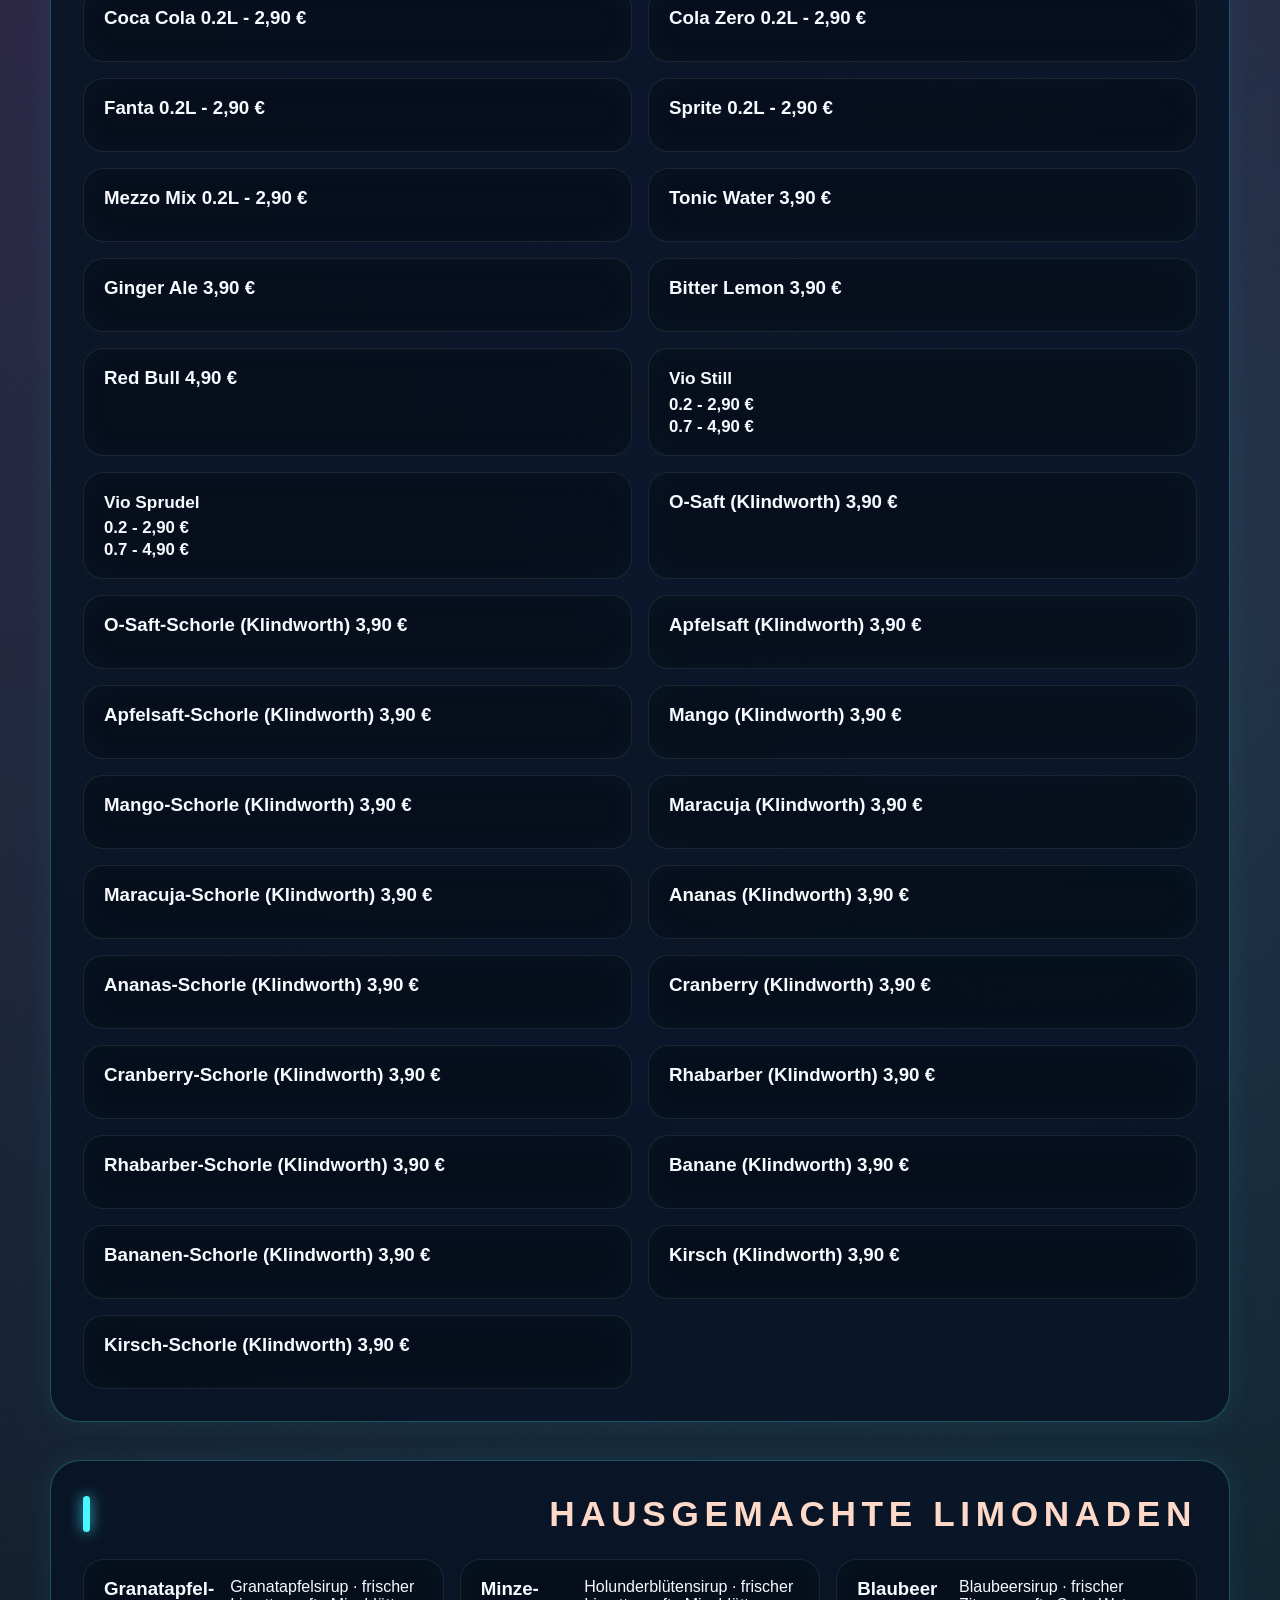
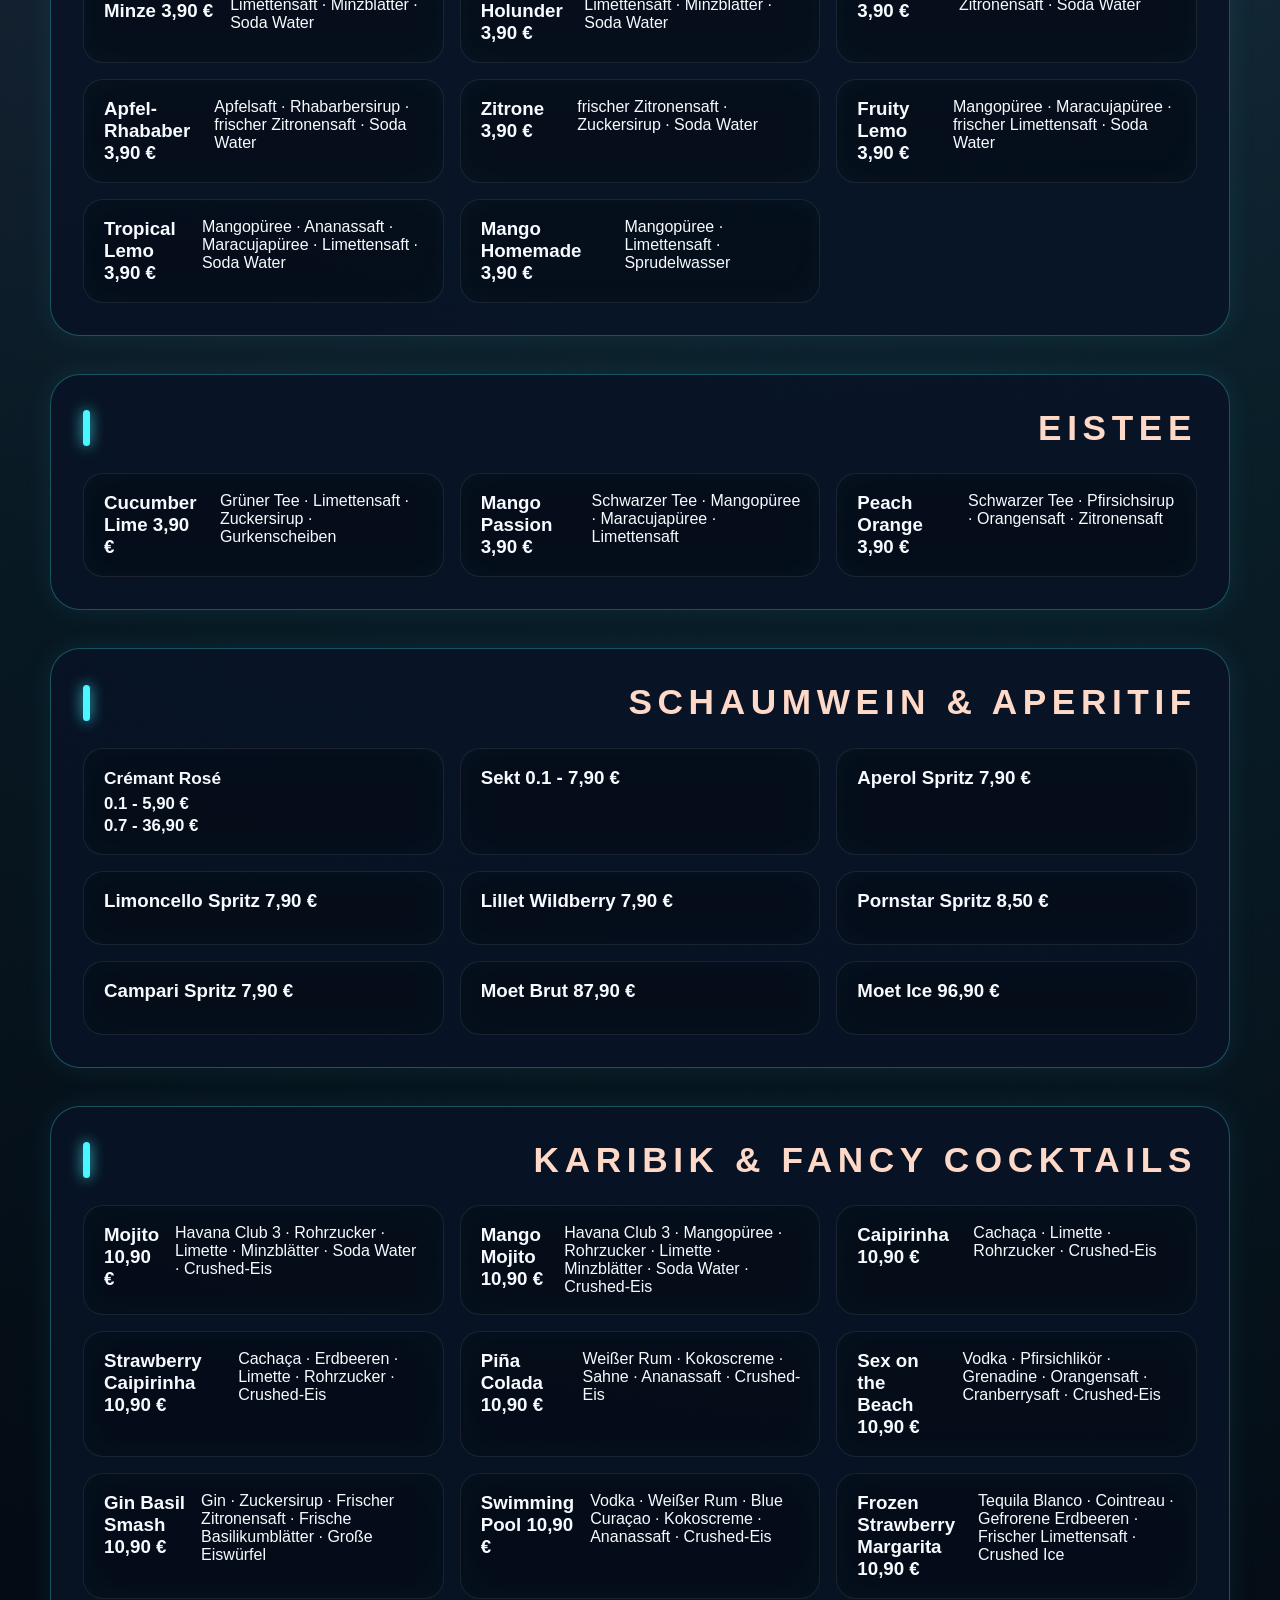
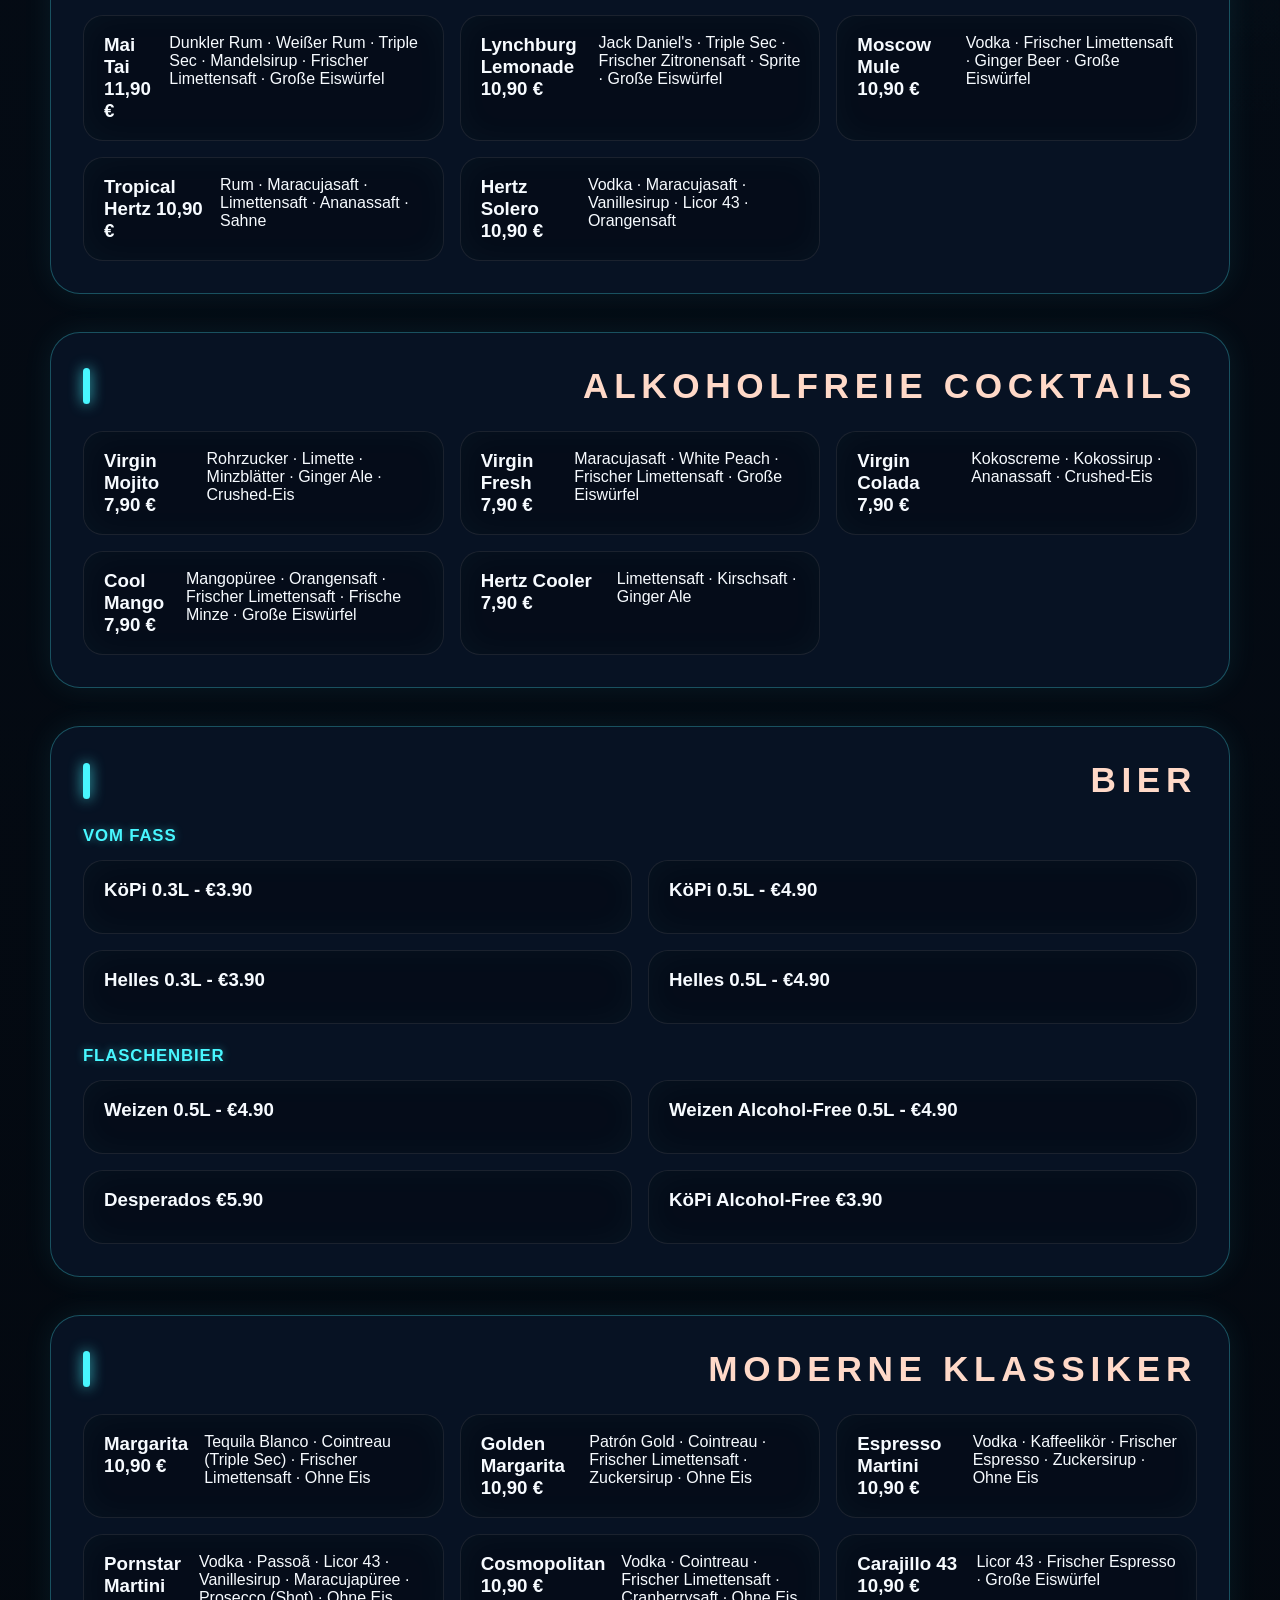
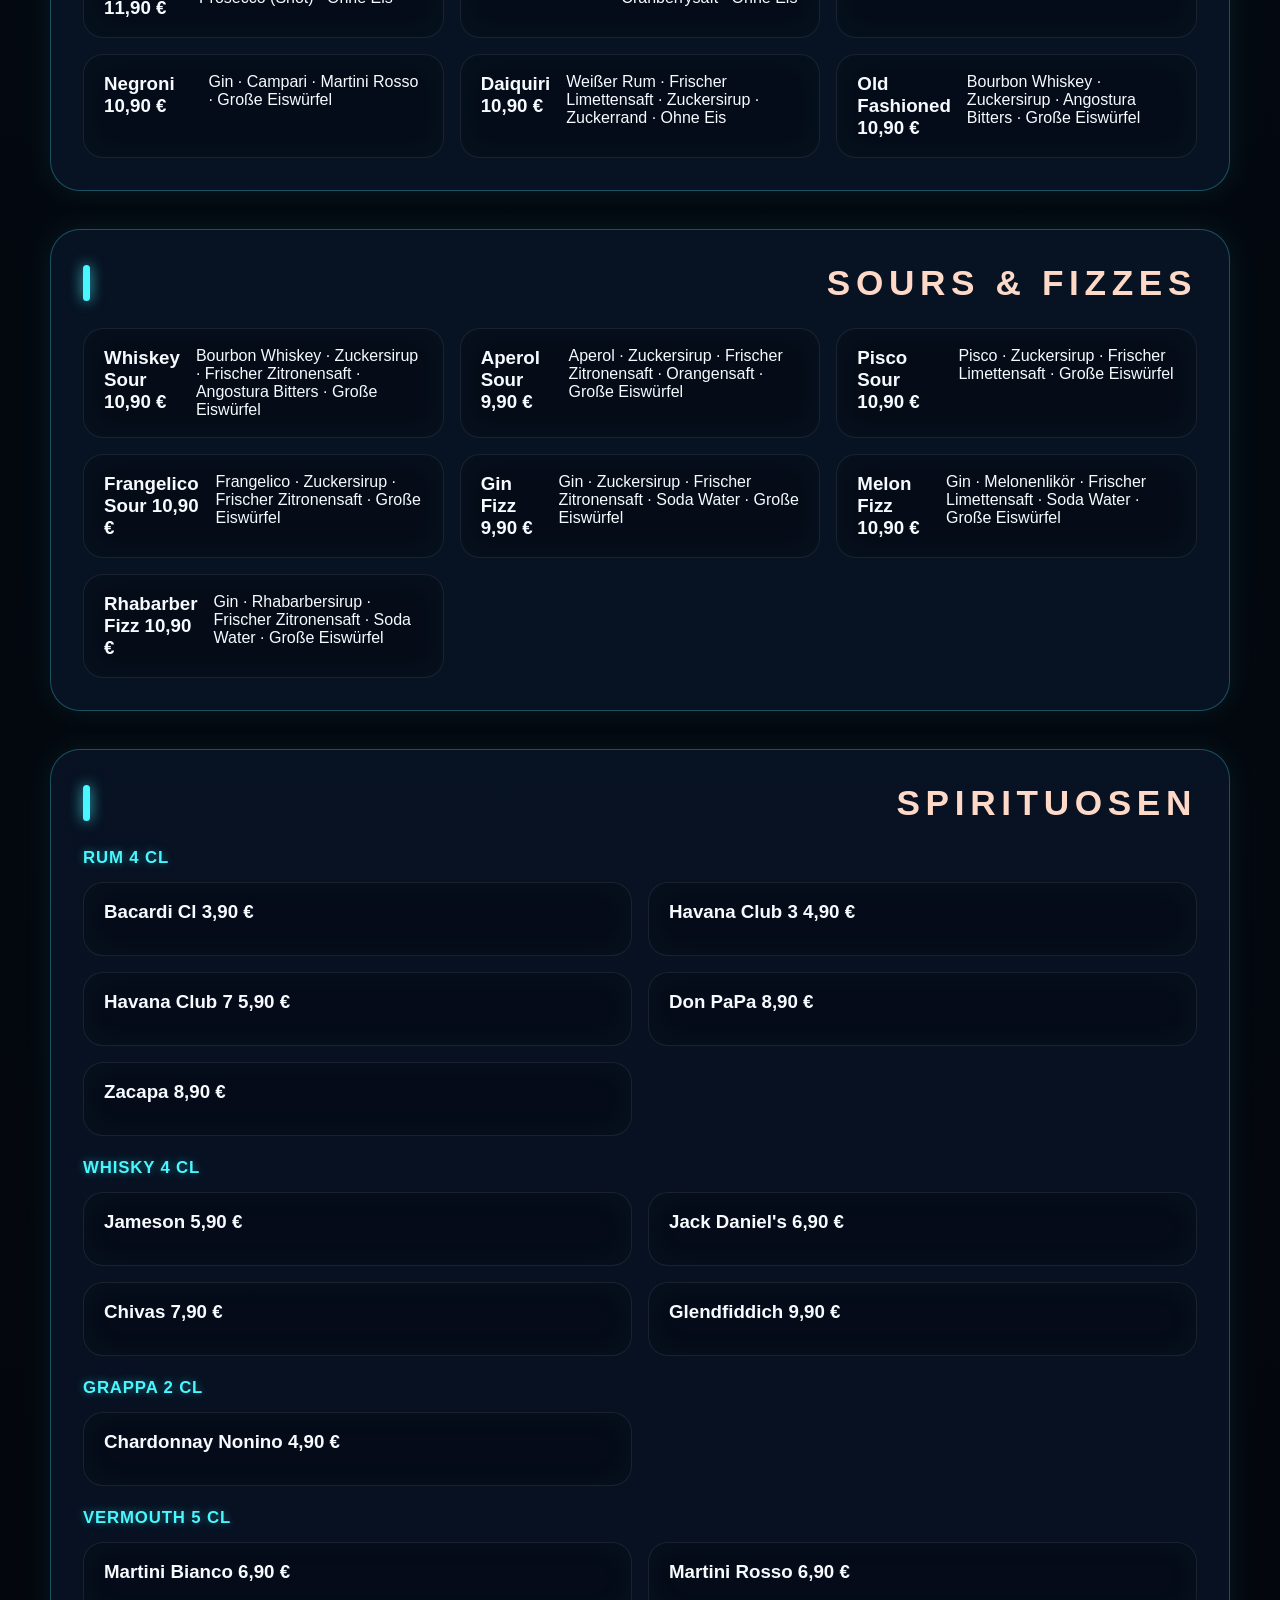
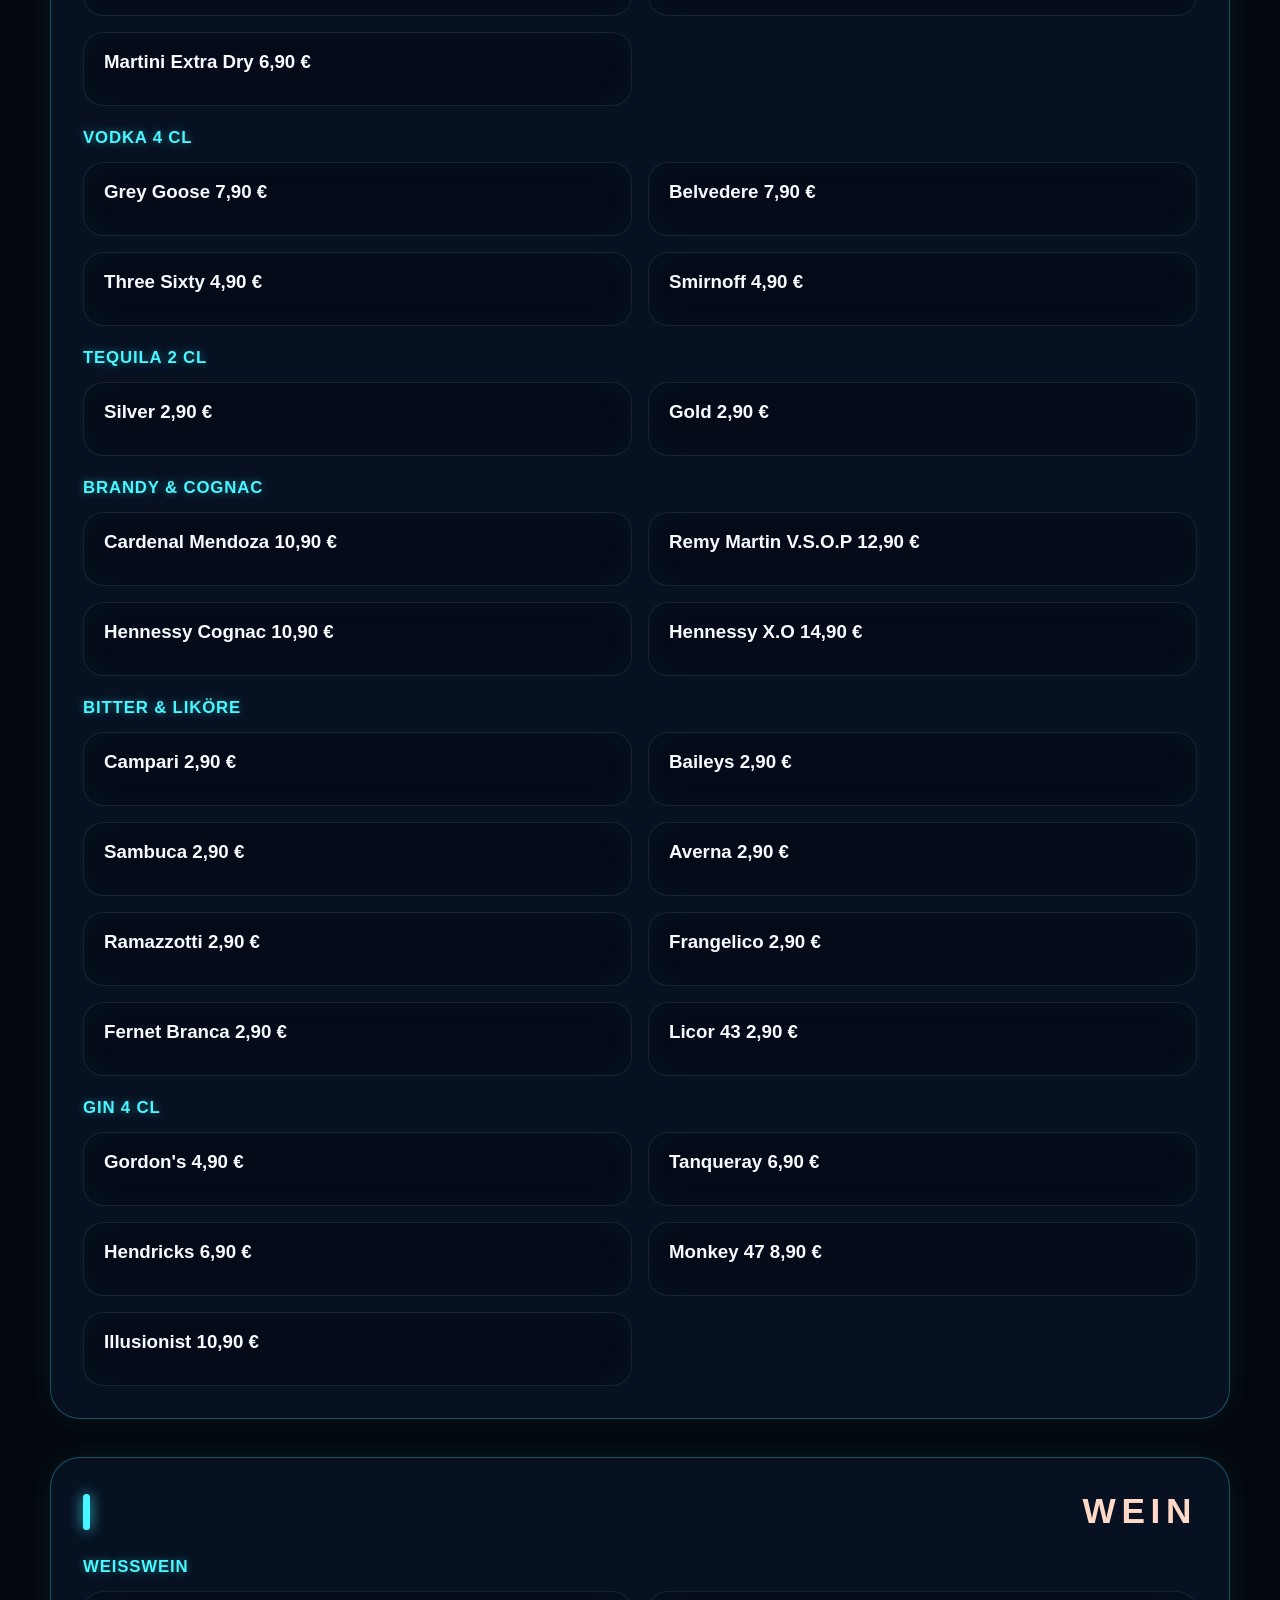
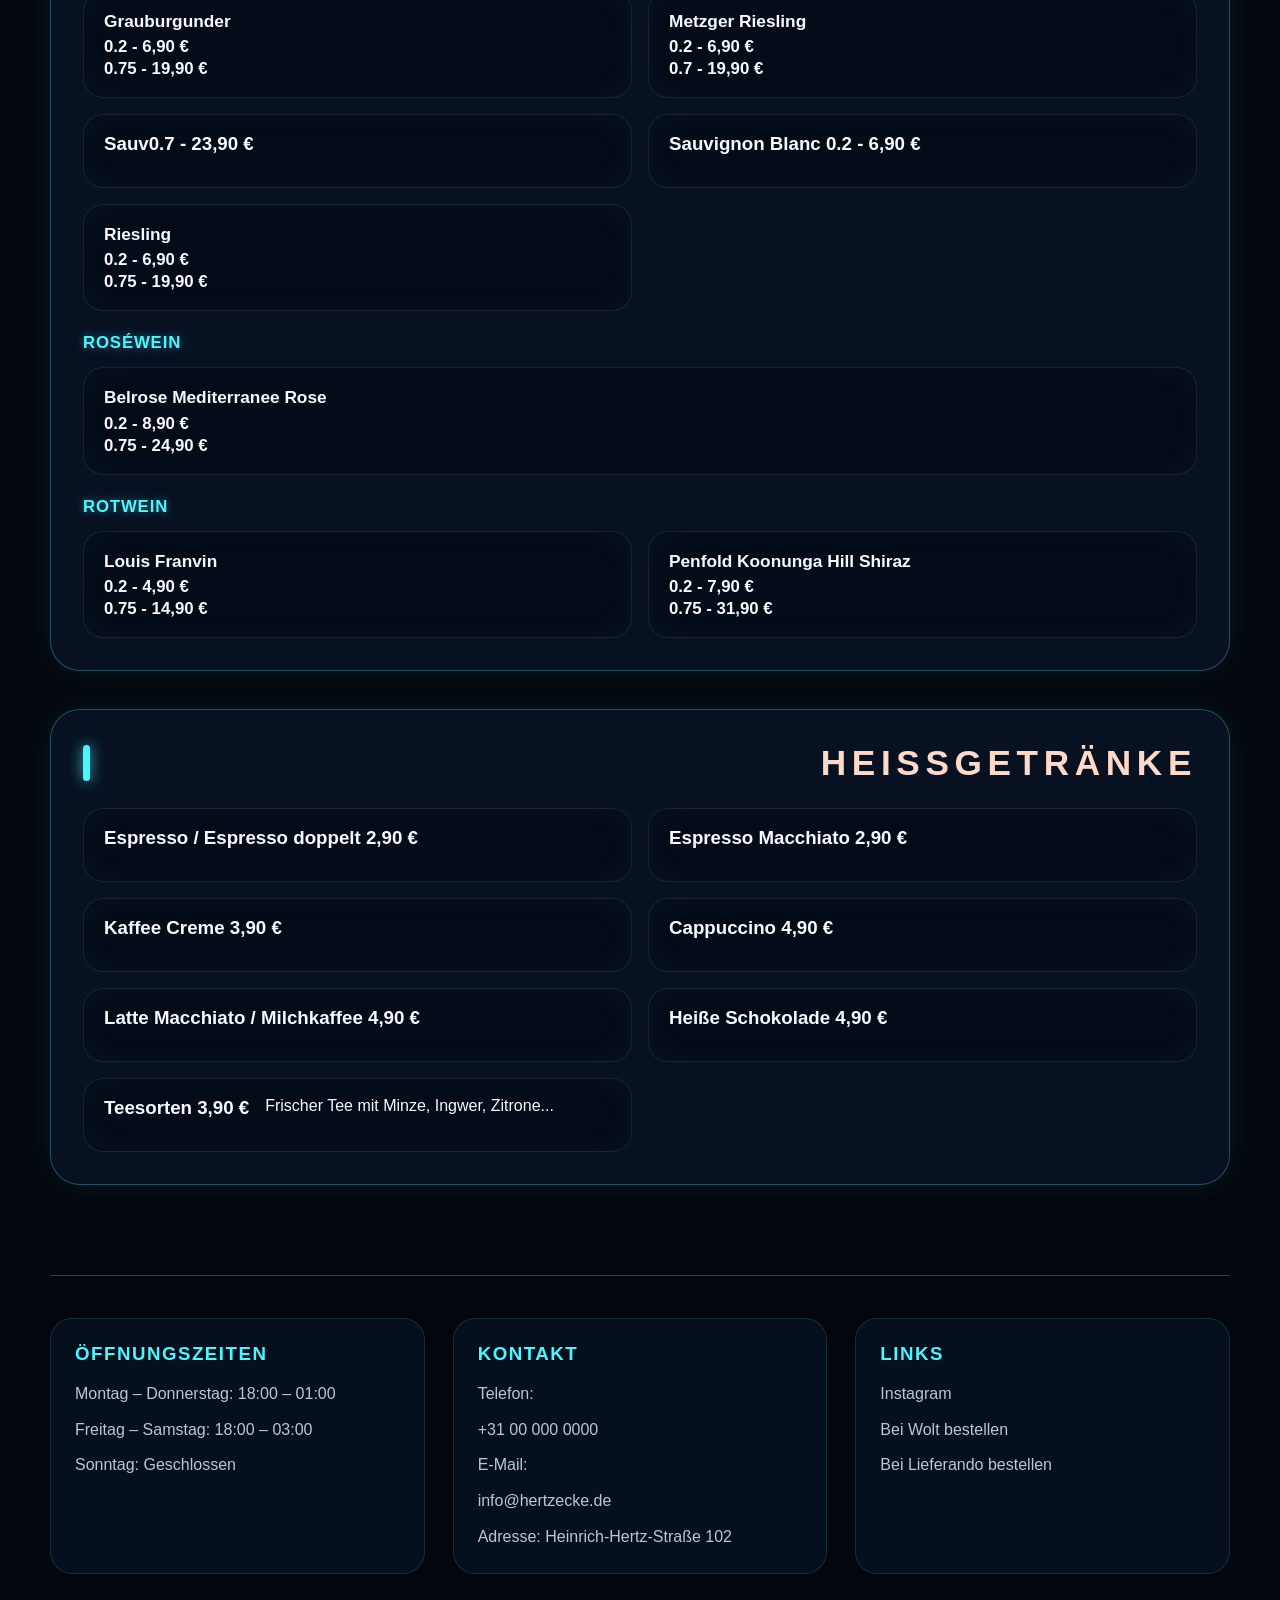
<file: pages/MenuPage/Menu.html>
<!DOCTYPE html>
<html lang="de">

<head>
    <meta charset="UTF-8">
    <meta name="viewport" content="width=device-width, initial-scale=1.0">
    <title>Hertz Ecke | Menu</title>
    <link rel="shortcut icon" href="../../images/logo.jpg" type="image/x-icon">
    <link rel="stylesheet" href="Menu.css">
</head>

<body>
    <header class="site-header">
        <nav class="navbar" aria-label="Main navigation">
            <a class="logo-link" href="../HomePage/Home.html" aria-label="Hertz Ecke home">
                <img src="../../images/logo.jpg" alt="Hertz Ecke logo" class="logo">
                <span class="brand-name">Hertz Ecke</span>
            </a>

            <ul class="nav-links">
                <li><a href="../HomePage/Home.html" data-i18n="navHome">Home</a></li>
                <li><a href="Menu.html" class="active" data-i18n="navMenu">Menu</a></li>
                <li><a href="../EventsPage/Events.html" data-i18n="navEvents">Events</a></li>
                <li><a href="../ContactUsPage/ContactUs.html" data-i18n="navContact">Contact us</a></li>
            </ul>

            <div class="nav-actions">
                <a class="instagram-link"
                    href="https://www.instagram.com/hertzecke/?utm_source=ig_web_button_share_sheet" target="_blank"
                    rel="noopener noreferrer" aria-label="Instagram">
                    <svg viewBox="0 0 24 24" aria-hidden="true">
                        <path
                            d="M7.8 2h8.4A5.8 5.8 0 0 1 22 7.8v8.4a5.8 5.8 0 0 1-5.8 5.8H7.8A5.8 5.8 0 0 1 2 16.2V7.8A5.8 5.8 0 0 1 7.8 2Zm0 2A3.8 3.8 0 0 0 4 7.8v8.4A3.8 3.8 0 0 0 7.8 20h8.4a3.8 3.8 0 0 0 3.8-3.8V7.8A3.8 3.8 0 0 0 16.2 4H7.8Zm8.75 2.5a1.2 1.2 0 1 1 0 2.4 1.2 1.2 0 0 1 0-2.4ZM12 7.25A4.75 4.75 0 1 1 12 16.75 4.75 4.75 0 0 1 12 7.25Zm0 2A2.75 2.75 0 1 0 12 14.75 2.75 2.75 0 0 0 12 9.25Z" />
                    </svg>
                </a>

                <select id="languageSelect" class="language-select" aria-label="Choose language">
                    <option value="de">Deutsch</option>
                    <option value="en">English</option>
                </select>
            </div>
        </nav>
    </header>

    <main>
        <section class="menu-hero">
            <div class="menu-hero-overlay"></div>
            <div class="menu-hero-content">
                <p class="eyebrow" data-i18n="menuEyebrow">Hertz Ecke menu</p>
                <h1 data-i18n="menuHeroTitle">Good drinks. Good food. Good vibes.</h1>
                <p data-i18n="menuHeroText">Explore our drinks by category and jump smoothly to the section you want.
                </p>
                <a href="#menuCategories" class="primary-button" data-i18n="menuHeroButton">View categories</a>
            </div>
        </section>

        <section id="menuCategories" class="category-control" aria-label="Menu category controls">
            <button class="category-button" type="button" data-target="soft" data-i18n="catSoft">Soft drinks</button>
            <button class="category-button" type="button" data-target="lemonades"
                data-i18n="catLemonades">Lemonades</button>
            <button class="category-button" type="button" data-target="icedtea" data-i18n="catIcedTea">Iced Tea</button>
            <button class="category-button active" type="button" data-target="sparkling"
                data-i18n="catSparkling">Sparkling & Aperitif</button>
            <button class="category-button" type="button" data-target="caribbean" data-i18n="catCaribbean">Caribbean &
                Fancy</button>
            <button class="category-button" type="button" data-target="driver" data-i18n="catDriver">Alcohol-free
                cocktails</button>
            <button class="category-button" type="button" data-target="beer" data-i18n="catBeer">Beer</button>
            <button class="category-button" type="button" data-target="modern"
                data-i18n="catModern">ModernClassics</button>
            <button class="category-button" type="button" data-target="sours" data-i18n="catSours">Sours &
                Fizzes</button>
            <button class="category-button" type="button" data-target="spirits" data-i18n="catSpirits">Spirits</button>
            <button class="category-button" type="button" data-target="wine" data-i18n="catWine">Wine</button>
            <button class="category-button" type="button" data-target="hot" data-i18n="catHot">Hot drinks</button>
        </section>

        <section class="menu-board" aria-label="Menu items">

            <article id="soft" class="menu-section" data-section="soft">
                <div class="section-heading">
                    <span></span>
                    <h2 data-i18n="catSoft">Soft drinks</h2>
                </div>

                <div class="menu-grid compact">

                    <div class="menu-card">
                        <h3>Coca Cola <span>0.2L - 2,90 €</span></h3>
                    </div>

                    <div class="menu-card">
                        <h3>Cola Zero <span>0.2L - 2,90 €</span></h3>
                    </div>

                    <div class="menu-card">
                        <h3>Fanta <span>0.2L - 2,90 €</span></h3>
                    </div>

                    <div class="menu-card">
                        <h3>Sprite <span>0.2L - 2,90 €</span></h3>
                    </div>

                    <div class="menu-card">
                        <h3>Mezzo Mix <span>0.2L - 2,90 €</span></h3>
                    </div>

                    <div class="menu-card">
                        <h3>Tonic Water <span class="price">3,90 €</span></h3>
                    </div>

                    <div class="menu-card">
                        <h3>Ginger Ale <span class="price">3,90 €</span></h3>
                    </div>

                    <div class="menu-card">
                        <h3>Bitter Lemon <span class="price">3,90 €</span></h3>
                    </div>

                    <div class="menu-card">
                        <h3>Red Bull <span class="price">4,90 €</span></h3>
                    </div>

                    <div class="menu-card">
                        <div class="card-header">
                            <h3>Vio Still</h3>
                            <div class="price-list">
                                <span>0.2 - 2,90 €</span>
                                <span>0.7 - 4,90 €</span>
                            </div>
                        </div>
                    </div>

                    <div class="menu-card">
                        <div class="card-header">
                            <h3>Vio Sprudel</h3>
                            <div class="price-list">
                                <span>0.2 - 2,90 €</span>
                                <span>0.7 - 4,90 €</span>
                            </div>
                        </div>
                    </div>

                    <div class="menu-card">
                        <h3>O-Saft (Klindworth) <span class="price">3,90 €</span></h3>
                    </div>

                    <div class="menu-card">
                        <h3>O-Saft-Schorle (Klindworth) <span class="price">3,90 €</span></h3>
                    </div>

                    <div class="menu-card">
                        <h3>Apfelsaft (Klindworth) <span class="price">3,90 €</span></h3>
                    </div>

                    <div class="menu-card">
                        <h3>Apfelsaft-Schorle (Klindworth) <span class="price">3,90 €</span></h3>
                    </div>

                    <div class="menu-card">
                        <h3>Mango (Klindworth) <span class="price">3,90 €</span></h3>
                    </div>

                    <div class="menu-card">
                        <h3>Mango-Schorle (Klindworth) <span class="price">3,90 €</span></h3>
                    </div>

                    <div class="menu-card">
                        <h3>Maracuja (Klindworth) <span class="price">3,90 €</span></h3>
                    </div>

                    <div class="menu-card">
                        <h3>Maracuja-Schorle (Klindworth) <span class="price">3,90 €</span></h3>
                    </div>

                    <div class="menu-card">
                        <h3>Ananas (Klindworth) <span class="price">3,90 €</span></h3>
                    </div>

                    <div class="menu-card">
                        <h3>Ananas-Schorle (Klindworth) <span class="price">3,90 €</span></h3>
                    </div>

                    <div class="menu-card">
                        <h3>Cranberry (Klindworth) <span class="price">3,90 €</span></h3>
                    </div>

                    <div class="menu-card">
                        <h3>Cranberry-Schorle (Klindworth) <span class="price">3,90 €</span></h3>
                    </div>

                    <div class="menu-card">
                        <h3>Rhabarber (Klindworth) <span class="price">3,90 €</span></h3>
                    </div>

                    <div class="menu-card">
                        <h3>Rhabarber-Schorle (Klindworth) <span class="price">3,90 €</span></h3>
                    </div>

                    <div class="menu-card">
                        <h3>Banane (Klindworth) <span class="price">3,90 €</span></h3>
                    </div>

                    <div class="menu-card">
                        <h3>Bananen-Schorle (Klindworth) <span class="price">3,90 €</span></h3>
                    </div>

                    <div class="menu-card">
                        <h3>Kirsch (Klindworth) <span class="price">3,90 €</span></h3>
                    </div>

                    <div class="menu-card">
                        <h3>Kirsch-Schorle (Klindworth) <span class="price">3,90 €</span></h3>
                    </div>

                </div>
            </article>

            <article id="lemonades" class="menu-section" data-section="lemonades">
                <div class="section-heading">
                    <span></span>
                    <h2 data-i18n="catLemonades">Hausgemachte Limonaden</h2>
                </div>

                <div class="menu-grid">

                    <div class="menu-card with-note">
                        <h3>Granatapfel-Minze <span class="price">3,90 €</span></h3>
                        <p>Granatapfelsirup · frischer Limettensaft · Minzblätter · Soda Water</p>
                    </div>

                    <div class="menu-card with-note">
                        <h3>Minze-Holunder <span class="price">3,90 €</span></h3>
                        <p>Holunderblütensirup · frischer Limettensaft · Minzblätter · Soda Water</p>
                    </div>

                    <div class="menu-card with-note">
                        <h3>Blaubeer <span class="price">3,90 €</span></h3>
                        <p>Blaubeersirup · frischer Zitronensaft · Soda Water</p>
                    </div>

                    <div class="menu-card with-note">
                        <h3>Apfel-Rhababer <span class="price">3,90 €</span></h3>
                        <p>Apfelsaft · Rhabarbersirup · frischer Zitronensaft · Soda Water</p>
                    </div>

                    <div class="menu-card with-note">
                        <h3>Zitrone <span class="price">3,90 €</span></h3>
                        <p>frischer Zitronensaft · Zuckersirup · Soda Water</p>
                    </div>

                    <div class="menu-card with-note">
                        <h3>Fruity Lemo <span class="price">3,90 €</span></h3>
                        <p>Mangopüree · Maracujapüree · frischer Limettensaft · Soda Water</p>
                    </div>

                    <div class="menu-card with-note">
                        <h3>Tropical Lemo <span class="price">3,90 €</span></h3>
                        <p>Mangopüree · Ananassaft · Maracujapüree · Limettensaft · Soda Water</p>
                    </div>

                    <div class="menu-card with-note">
                        <h3>Mango Homemade <span class="price">3,90 €</span></h3>
                        <p>Mangopüree · Limettensaft · Sprudelwasser</p>
                    </div>

                </div>
            </article>

            <article id="icedtea" class="menu-section" data-section="icedtea">
                <div class="section-heading">
                    <span></span>
                    <h2 data-i18n="catIcedTea">Iced Tea</h2>
                </div>

                <div class="menu-grid">

                    <div class="menu-card with-note">
                        <h3>Cucumber Lime <span class="price">3,90 €</span></h3>
                        <p data-i18n="icedTea1">green tea · lime juice · sugar syrup · cucumber slices</p>
                    </div>

                    <div class="menu-card with-note">
                        <h3>Mango Passion <span class="price">3,90 €</span></h3>
                        <p data-i18n="icedTea2">black tea · mango purée · passion fruit purée · lime juice</p>
                    </div>

                    <div class="menu-card with-note">
                        <h3>Peach Orange <span class="price">3,90 €</span></h3>
                        <p data-i18n="icedTea3">black tea · peach syrup · orange juice · lemon juice</p>
                    </div>

                </div>
            </article>


            <article id="sparkling" class="menu-section" data-section="sparkling">
                <div class="section-heading">
                    <span></span>
                    <h2 data-i18n="catSparkling">Sparkling & Aperitif</h2>
                </div>
                <div class="menu-grid">
                    <div class="menu-card">
                        <div class="card-header">
                            <h3>Crémant Rosé</h3>
                            <div class="price-list">
                                <span>0.1 - 5,90 €</span>
                                <span>0.7 - 36,90 €</span>
                            </div>
                        </div>
                    </div>
                    <div class="menu-card">
                        <h3>Sekt <span class="price">0.1 - 7,90 €</span></h3>
                    </div>
                    <div class="menu-card">
                        <h3>Aperol Spritz <span class="price">7,90 €</span></h3>
                    </div>
                    <div class="menu-card">
                        <h3>Limoncello Spritz <span class="price">7,90 €</span></h3>
                    </div>
                    <div class="menu-card">
                        <h3>Lillet Wildberry <span class="price">7,90 €</span></h3>
                    </div>
                    <div class="menu-card">
                        <h3>Pornstar Spritz <span class="price">8,50 €</span></h3>
                    </div>
                    <div class="menu-card">
                        <h3>Campari Spritz <span class="price">7,90 €</span></h3>
                    </div>
                    <div class="menu-card">
                        <h3>Moet Brut <span class="price">87,90 €</span></h3>
                    </div>
                    <div class="menu-card">
                        <h3>Moet Ice <span class="price">96,90 €</span></h3>
                    </div>

                </div>
            </article>


            <article id="caribbean" class="menu-section" data-section="caribbean">
                <div class="section-heading"><span></span>
                    <h2 data-i18n="catCaribbean">Caribbean & Fancy Cocktails</h2>
                </div>
                <div class="menu-grid">
                    <div class="menu-card with-note">
                        <h3>Mojito <span class="price">10,90 €</span></h3>
                        <p>Havana Club 3 · Rohrzucker · Limette · Minzblätter · Soda Water · Crushed-Eis</p>
                    </div>
                    <div class="menu-card with-note">
                        <h3>Mango Mojito <span class="price">10,90 €</span></h3>
                        <p>Havana Club 3 · Mangopüree · Rohrzucker · Limette · Minzblätter · Soda Water · Crushed-Eis
                        </p>
                    </div>
                    <div class="menu-card with-note">
                        <h3>Caipirinha <span class="price">10,90 €</span></h3>
                        <p>Cachaça · Limette · Rohrzucker · Crushed-Eis</p>
                    </div>
                    <div class="menu-card with-note">
                        <h3>Strawberry Caipirinha <span class="price">10,90 €</span></h3>
                        <p>Cachaça · Erdbeeren · Limette · Rohrzucker · Crushed-Eis</p>
                    </div>
                    <div class="menu-card with-note">
                        <h3>Piña Colada <span class="price">10,90 €</span></h3>
                        <p>Weißer Rum · Kokoscreme · Sahne · Ananassaft · Crushed-Eis</p>
                    </div>
                    <div class="menu-card with-note">
                        <h3>Sex on the Beach <span class="price">10,90 €</span></h3>
                        <p>Vodka · Pfirsichlikör · Grenadine · Orangensaft · Cranberrysaft · Crushed-Eis</p>
                    </div>
                    <div class="menu-card with-note">
                        <h3>Gin Basil Smash <span class="price">10,90 €</span></h3>
                        <p>Gin · Zuckersirup · Frischer Zitronensaft · Frische Basilikumblätter · Große Eiswürfel</p>
                    </div>
                    <div class="menu-card with-note">
                        <h3>Swimming Pool <span class="price">10,90 €</span></h3>
                        <p>Vodka · Weißer Rum · Blue Curaçao · Kokoscreme · Ananassaft · Crushed-Eis</p>
                    </div>
                    <div class="menu-card with-note">
                        <h3>Frozen Strawberry Margarita <span class="price">10,90 €</span></h3>
                        <p>Tequila Blanco · Cointreau · Gefrorene Erdbeeren · Frischer Limettensaft · Crushed Ice</p>
                    </div>
                    <div class="menu-card with-note">
                        <h3>Mai Tai <span class="price">11,90 €</span></h3>
                        <p>Dunkler Rum · Weißer Rum · Triple Sec · Mandelsirup · Frischer Limettensaft · Große Eiswürfel
                        </p>
                    </div>
                    <div class="menu-card with-note">
                        <h3>Lynchburg Lemonade <span class="price">10,90 €</span></h3>
                        <p>Jack Daniel's · Triple Sec · Frischer Zitronensaft · Sprite · Große Eiswürfel</p>
                    </div>
                    <div class="menu-card with-note">
                        <h3>Moscow Mule <span class="price">10,90 €</span></h3>
                        <p>Vodka · Frischer Limettensaft · Ginger Beer · Große Eiswürfel</p>
                    </div>
                    <div class="menu-card with-note">
                        <h3>Tropical Hertz <span class="price">10,90 €</span></h3>
                        <p>Rum · Maracujasaft · Limettensaft · Ananassaft · Sahne</p>
                    </div>
                    <div class="menu-card with-note">
                        <h3>Hertz Solero <span class="price">10,90 €</span></h3>
                        <p>Vodka · Maracujasaft · Vanillesirup · Licor 43 · Orangensaft</p>
                    </div>
                </div>
            </article>


            <article id="driver" class="menu-section" data-section="driver">
                <div class="section-heading"><span></span>
                    <h2 data-i18n="catDriver">Alcohol-free cocktails</h2>
                </div>
                <div class="menu-grid">
                    <div class="menu-card with-note">
                        <h3>Virgin Mojito <span class="price">7,90 €</span></h3>
                        <p>Rohrzucker · Limette · Minzblätter · Ginger Ale · Crushed-Eis</p>
                    </div>
                    <div class="menu-card with-note">
                        <h3>Virgin Fresh <span class="price">7,90 €</span></h3>
                        <p>Maracujasaft · White Peach · Frischer Limettensaft · Große Eiswürfel</p>
                    </div>
                    <div class="menu-card with-note">
                        <h3>Virgin Colada <span class="price">7,90 €</span></h3>
                        <p>Kokoscreme · Kokossirup · Ananassaft · Crushed-Eis</p>
                    </div>
                    <div class="menu-card with-note">
                        <h3>Cool Mango <span class="price">7,90 €</span></h3>
                        <p>Mangopüree · Orangensaft · Frischer Limettensaft · Frische Minze · Große Eiswürfel</p>
                    </div>
                    <div class="menu-card with-note">
                        <h3>Hertz Cooler <span class="price">7,90 €</span></h3>
                        <p>Limettensaft · Kirschsaft · Ginger Ale</p>
                    </div>
                </div>
            </article>


            <article id="beer" class="menu-section" data-section="beer">
                <div class="section-heading">
                    <span></span>
                    <h2 data-i18n="catBeer">Beer</h2>
                </div>
                <div class="sub-category">
                    <h3 data-i18n="draftBeer">On tap</h3>
                    <div class="menu-grid compact">

                        <div class="menu-card">
                            <h3>KöPi <span>0.3L - €3.90</span></h3>
                        </div>

                        <div class="menu-card">
                            <h3>KöPi <span>0.5L - €4.90</span></h3>
                        </div>

                        <div class="menu-card">
                            <h3>Helles <span>0.3L - €3.90</span></h3>
                        </div>

                        <div class="menu-card">
                            <h3>Helles <span>0.5L - €4.90</span></h3>
                        </div>

                    </div>
                </div>
                <div class="sub-category">
                    <h3 data-i18n="bottleBeer">Bottled beer</h3>
                    <div class="menu-grid compact">

                        <div class="menu-card">
                            <h3>Weizen <span>0.5L - €4.90</span></h3>
                        </div>

                        <div class="menu-card">
                            <h3>Weizen Alcohol-Free <span>0.5L - €4.90</span></h3>
                        </div>

                        <div class="menu-card">
                            <h3>Desperados <span>€5.90</span></h3>
                        </div>

                        <div class="menu-card">
                            <h3>KöPi Alcohol-Free <span>€3.90</span></h3>
                        </div>

                    </div>
                </div>
            </article>

            <article id="modern" class="menu-section" data-section="modern">
                <div class="section-heading"><span></span>
                    <h2 data-i18n="catModern">Modern Classics</h2>
                </div>
                <div class="menu-grid">
                    <div class="menu-card with-note">
                        <h3>Margarita <span class="price">10,90 €</span></h3>
                        <p>Tequila Blanco · Cointreau (Triple Sec) · Frischer Limettensaft · Ohne Eis</p>
                    </div>
                    <div class="menu-card with-note">
                        <h3>Golden Margarita <span class="price">10,90 €</span></h3>
                        <p>Patrón Gold · Cointreau · Frischer Limettensaft · Zuckersirup · Ohne Eis</p>
                    </div>
                    <div class="menu-card with-note">
                        <h3>Espresso Martini <span class="price">10,90 €</span></h3>
                        <p>Vodka · Kaffeelikör · Frischer Espresso · Zuckersirup · Ohne Eis</p>
                    </div>
                    <div class="menu-card with-note">
                        <h3>Pornstar Martini <span class="price">11,90 €</span></h3>
                        <p>Vodka · Passoã · Licor 43 · Vanillesirup · Maracujapüree · Prosecco (Shot) · Ohne Eis</p>
                    </div>
                    <div class="menu-card with-note">
                        <h3>Cosmopolitan <span class="price">10,90 €</span></h3>
                        <p>Vodka · Cointreau · Frischer Limettensaft · Cranberrysaft · Ohne Eis</p>
                    </div>
                    <div class="menu-card with-note">
                        <h3>Carajillo 43 <span class="price">10,90 €</span></h3>
                        <p>Licor 43 · Frischer Espresso · Große Eiswürfel</p>
                    </div>
                    <div class="menu-card with-note">
                        <h3>Negroni <span class="price">10,90 €</span></h3>
                        <p>Gin · Campari · Martini Rosso · Große Eiswürfel</p>
                    </div>
                    <div class="menu-card with-note">
                        <h3>Daiquiri <span class="price">10,90 €</span></h3>
                        <p>Weißer Rum · Frischer Limettensaft · Zuckersirup · Zuckerrand · Ohne Eis</p>
                    </div>
                    <div class="menu-card with-note">
                        <h3>Old Fashioned <span class="price">10,90 €</span></h3>
                        <p>Bourbon Whiskey · Zuckersirup · Angostura Bitters · Große Eiswürfel</p>
                    </div>
                </div>
            </article>

            <article id="sours" class="menu-section" data-section="sours">
                <div class="section-heading"><span></span>
                    <h2 data-i18n="catSours">Sours & Fizzes</h2>
                </div>
                <div class="menu-grid">
                    <div class="menu-card with-note">
                        <h3>Whiskey Sour <span class="price">10,90 €</span></h3>
                        <p>Bourbon Whiskey · Zuckersirup · Frischer Zitronensaft · Angostura Bitters · Große Eiswürfel
                        </p>
                    </div>
                    <div class="menu-card with-note">
                        <h3>Aperol Sour <span class="price">9,90 €</span></h3>
                        <p>Aperol · Zuckersirup · Frischer Zitronensaft · Orangensaft · Große Eiswürfel</p>
                    </div>
                    <div class="menu-card with-note">
                        <h3>Pisco Sour <span class="price">10,90 €</span></h3>
                        <p>Pisco · Zuckersirup · Frischer Limettensaft · Große Eiswürfel</p>
                    </div>
                    <div class="menu-card with-note">
                        <h3>Frangelico Sour <span class="price">10,90 €</span></h3>
                        <p>Frangelico · Zuckersirup · Frischer Zitronensaft · Große Eiswürfel</p>
                    </div>
                    <div class="menu-card with-note">
                        <h3>Gin Fizz <span class="price">9,90 €</span></h3>
                        <p>Gin · Zuckersirup · Frischer Zitronensaft · Soda Water · Große Eiswürfel</p>
                    </div>
                    <div class="menu-card with-note">
                        <h3>Melon Fizz <span class="price">10,90 €</span></h3>
                        <p>Gin · Melonenlikör · Frischer Limettensaft · Soda Water · Große Eiswürfel</p>
                    </div>
                    <div class="menu-card with-note">
                        <h3>Rhabarber Fizz <span class="price">10,90 €</span></h3>
                        <p>Gin · Rhabarbersirup · Frischer Zitronensaft · Soda Water · Große Eiswürfel</p>
                    </div>
                </div>
            </article>


            <!-- UPDATED SPIRITS SECTION -->
            <article id="spirits" class="menu-section" data-section="spirits">
                <div class="section-heading"><span></span>
                    <h2 data-i18n="catSpirits">Spirits</h2>
                </div>
                
                <div class="sub-category">
                    <h3>Rum <span>4 CL</span></h3>
                    <div class="menu-grid compact">
                        <div class="menu-card"><h3>Bacardi Cl <span class="price">3,90 €</span></h3></div>
                        <div class="menu-card"><h3>Havana Club 3 <span class="price">4,90 €</span></h3></div>
                        <div class="menu-card"><h3>Havana Club 7 <span class="price">5,90 €</span></h3></div>
                        <div class="menu-card"><h3>Don PaPa <span class="price">8,90 €</span></h3></div>
                        <div class="menu-card"><h3>Zacapa <span class="price">8,90 €</span></h3></div>
                    </div>
                </div>

                <div class="sub-category">
                    <h3>Whisky <span>4 CL</span></h3>
                    <div class="menu-grid compact">
                        <div class="menu-card"><h3>Jameson <span class="price">5,90 €</span></h3></div>
                        <div class="menu-card"><h3>Jack Daniel's <span class="price">6,90 €</span></h3></div>
                        <div class="menu-card"><h3>Chivas <span class="price">7,90 €</span></h3></div>
                        <div class="menu-card"><h3>Glendfiddich <span class="price">9,90 €</span></h3></div>
                    </div>
                </div>

                <div class="sub-category">
                    <h3>Grappa <span>2 CL</span></h3>
                    <div class="menu-grid compact">
                        <div class="menu-card"><h3>Chardonnay Nonino <span class="price">4,90 €</span></h3></div>
                    </div>
                </div>

                <div class="sub-category">
                    <h3>Vermouth <span>5 CL</span></h3>
                    <div class="menu-grid compact">
                        <div class="menu-card"><h3>Martini Bianco <span class="price">6,90 €</span></h3></div>
                        <div class="menu-card"><h3>Martini Rosso <span class="price">6,90 €</span></h3></div>
                        <div class="menu-card"><h3>Martini Extra Dry <span class="price">6,90 €</span></h3></div>
                    </div>
                </div>

                <div class="sub-category">
                    <h3>Vodka <span>4 CL</span></h3>
                    <div class="menu-grid compact">
                        <div class="menu-card"><h3>Grey Goose <span class="price">7,90 €</span></h3></div>
                        <div class="menu-card"><h3>Belvedere <span class="price">7,90 €</span></h3></div>
                        <div class="menu-card"><h3>Three Sixty <span class="price">4,90 €</span></h3></div>
                        <div class="menu-card"><h3>Smirnoff <span class="price">4,90 €</span></h3></div>
                    </div>
                </div>

                <div class="sub-category">
                    <h3>Tequila <span>2 CL</span></h3>
                    <div class="menu-grid compact">
                        <div class="menu-card"><h3>Silver <span class="price">2,90 €</span></h3></div>
                        <div class="menu-card"><h3>Gold <span class="price">2,90 €</span></h3></div>
                    </div>
                </div>

                <div class="sub-category">
                    <h3 data-i18n="brandyCognac">Brandy & Cognac <span>2 CL</span></h3>
                    <div class="menu-grid compact">
                        <div class="menu-card"><h3>Cardenal Mendoza <span class="price">10,90 €</span></h3></div>
                        <div class="menu-card"><h3>Remy Martin V.S.O.P <span class="price">12,90 €</span></h3></div>
                        <div class="menu-card"><h3>Hennessy Cognac <span class="price">10,90 €</span></h3></div>
                        <div class="menu-card"><h3>Hennessy X.O <span class="price">14,90 €</span></h3></div>
                    </div>
                </div>

                <div class="sub-category">
                    <h3 data-i18n="bitterLiqueur">Bitter & Liköre <span>2 CL</span></h3>
                    <div class="menu-grid compact">
                        <div class="menu-card"><h3>Campari <span class="price">2,90 €</span></h3></div>
                        <div class="menu-card"><h3>Baileys <span class="price">2,90 €</span></h3></div>
                        <div class="menu-card"><h3>Sambuca <span class="price">2,90 €</span></h3></div>
                        <div class="menu-card"><h3>Averna <span class="price">2,90 €</span></h3></div>
                        <div class="menu-card"><h3>Ramazzotti <span class="price">2,90 €</span></h3></div>
                        <div class="menu-card"><h3>Frangelico <span class="price">2,90 €</span></h3></div>
                        <div class="menu-card"><h3>Fernet Branca <span class="price">2,90 €</span></h3></div>
                        <div class="menu-card"><h3>Licor 43 <span class="price">2,90 €</span></h3></div>
                    </div>
                </div>

                <div class="sub-category">
                    <h3>Gin <span>4 CL</span></h3>
                    <div class="menu-grid compact">
                        <div class="menu-card"><h3>Gordon's <span class="price">4,90 €</span></h3></div>
                        <div class="menu-card"><h3>Tanqueray <span class="price">6,90 €</span></h3></div>
                        <div class="menu-card"><h3>Hendricks <span class="price">6,90 €</span></h3></div>
                        <div class="menu-card"><h3>Monkey 47 <span class="price">8,90 €</span></h3></div>
                        <div class="menu-card"><h3>Illusionist <span class="price">10,90 €</span></h3></div>
                    </div>
                </div>
            </article>


            <article id="wine" class="menu-section" data-section="wine">
                <div class="section-heading">
                    <span></span>
                    <h2 data-i18n="catWine">Wine</h2>
                </div>
                <div class="sub-category">
                    <h3 data-i18n="whiteWine">White wine</h3>
                    <div class="menu-grid compact">
                        <div class="menu-card">
                            <div class="card-header">
                                <h3>Grauburgunder</h3>
                                <div class="price-list">
                                    <span>0.2 - 6,90 €</span>
                                    <span>0.75 - 19,90 €</span>
                                </div>
                            </div>
                        </div>
                        <div class="menu-card">
                            <div class="card-header">
                                <h3>Metzger Riesling</h3>
                                <div class="price-list">
                                    <span>0.2 - 6,90 €</span>
                                    <span>0.7 - 19,90 €</span>
                                </div>
                            </div>
                        </div>
                        <div class="menu-card">
                            <div>
                                <h3>Sauv<span>0.7 - 23,90 €</span></h3>
                            </div>
                        </div>
                        <div class="menu-card">
                            <div>
                                <h3>Sauvignon Blanc <span>0.2 - 6,90 €</span></h3>
                            </div>
                        </div>
                        <div class="menu-card">
                            <div class="card-header">
                                <h3>Riesling</h3>
                                <div class="price-list">
                                    <span>0.2 - 6,90 €</span>
                                    <span>0.75 - 19,90 €</span>
                                </div>
                            </div>
                        </div>
                    </div>
                </div>
                <div class="sub-category">
                    <h3 data-i18n="roseWine">Rosé wine</h3>
                    <div class="menu-card">
                        <div class="card-header">
                            <h3>Belrose Mediterranee Rose</h3>
                            <div class="price-list">
                                <span>0.2 - 8,90 €</span>
                                <span>0.75 - 24,90 €</span>
                            </div>
                        </div>
                    </div>
                </div>
                <div class="sub-category">
                    <h3 data-i18n="redWine">Red wine</h3>
                    <div class="menu-grid compact">
                        <div class="menu-card">
                            <div class="card-header">
                                <h3>Louis Franvin</h3>
                                <div class="price-list">
                                    <span>0.2 - 4,90 €</span>
                                    <span>0.75 - 14,90 €</span>
                                </div>
                            </div>
                        </div>
                        <div class="menu-card">
                            <div class="card-header">
                                <h3>Penfold Koonunga Hill Shiraz</h3>
                                <div class="price-list">
                                    <span>0.2 - 7,90 €</span>
                                    <span>0.75 - 31,90 €</span>
                                </div>
                            </div>
                        </div>
                    </div>
                </div>
            </article>

            <article id="hot" class="menu-section" data-section="hot">
                <div class="section-heading"><span></span>
                    <h2 data-i18n="catHot">Hot drinks</h2>
                </div>
                <div class="menu-grid compact">
                    <div class="menu-card">
                        <h3>Espresso / Espresso doppelt <span class="price">2,90 €</span></h3>
                    </div>
                    <div class="menu-card">
                        <h3>Espresso Macchiato <span class="price">2,90 €</span></h3>
                    </div>
                    <div class="menu-card">
                        <h3>Kaffee Creme <span class="price">3,90 €</span></h3>
                    </div>
                    <div class="menu-card">
                        <h3>Cappuccino <span class="price">4,90 €</span></h3>
                    </div>
                    <div class="menu-card">
                        <h3>Latte Macchiato / Milchkaffee <span class="price">4,90 €</span></h3>
                    </div>
                    <div class="menu-card">
                        <h3>Heiße Schokolade <span class="price">4,90 €</span></h3>
                    </div>
                    <div class="menu-card">
                        <h3>Teesorten <span class="price">3,90 €</span></h3>
                        <p data-i18n="teaNote">Fresh tea with mint, ginger, lemon</p>
                    </div>
                </div>
            </article>

        </section>
    </main>

    <footer class="site-footer">
        <div class="footer-column">
            <h3 data-i18n="footerHoursTitle">Working hours</h3>
            <p data-i18n="footerHoursWeek">Monday - Thursday: 18:00 - 01:00</p>
            <p data-i18n="footerHoursWeekend">Friday - Saturday: 18:00 - 03:00</p>
            <p data-i18n="footerHoursSunday">Sunday: Closed</p>
        </div>


        <div class="footer-column">
            <h3 data-i18n="footerContactTitle">Kontakt</h3>
            <p><span data-i18n="footerPhone">Telefon:</span> <a href="tel:+31000000000">+31 00 000 0000</a></p>
            <p><span data-i18n="footerEmail">E-Mail:</span> <a href="mailto:info@hertzecke.de">info@hertzecke.de</a></p>
            <p><span data-i18n="footerAddress">Adresse:</span> <span
                    data-i18n="footerAddressValue">Heinrich-Hertz-Straße 102</span></p>
        </div>

        <div class="footer-column">
            <h3 data-i18n="footerLinksTitle">Links</h3>
            <a href="https://www.instagram.com/hertzecke/?utm_source=ig_web_button_share_sheet" target="_blank"
                rel="noopener noreferrer">Instagram</a>
            <a href="https://wolt.com/de/deu?tld=de" data-i18n="footerWebsiteWolt">Order from Wolt</a>
            <a href="https://www.lieferando.de/" data-i18n="footerWebsiteLieferando">Order from Lieferando</a>
        </div>
    </footer>

    <script>
        const translations = {
            en: {
                navHome: 'Home',
                navMenu: 'Menu',
                navEvents: 'Events',
                navContact: 'Contact us',

                menuEyebrow: 'Hertz Ecke menu',
                menuHeroTitle: 'Good drinks. Good food. Good vibes.',
                menuHeroText: 'Explore our drinks by category and jump smoothly to the section you want.',
                menuHeroButton: 'View categories',

                catSparkling: 'Sparkling & Aperitif',
                catWine: 'Wine',
                catBeer: 'Beer',
                catModern: 'Modern Classics',
                catSours: 'Sours & Fizzes',
                catCaribbean: 'Caribbean & Fancy',
                catDriver: 'Alcohol-free cocktails',
                catSpirits: 'Spirits',
                catSoft: 'Soft drinks',
                catHot: 'Hot drinks',
                catLemonades: 'Lemonades',
                catIcedTea: 'Iced Tea',

                icedTea1: 'green tea · lime juice · sugar syrup · cucumber slices',
                icedTea2: 'black tea · mango purée · passion fruit purée · lime juice',
                icedTea3: 'black tea · peach syrup · orange juice · lemon juice',

                whiteWine: 'White wine',
                roseWine: 'Rosé wine',
                redWine: 'Red wine',
                openGlass: 'open',
                bottle: 'bottle',
                draftBeer: 'On tap',
                bottleBeer: 'Bottled beer',
                brandyCognac: 'Brandy & Cognac',
                bitterLiqueur: 'Bitter & Liqueur',
                hotChocolate: 'Hot chocolate',
                teaTypes: 'Tea varieties',
                teaNote: 'Fresh tea with mint, ginger, lemon...',

                footerHoursTitle: 'Working hours',
                footerHoursWeek: 'Monday - Thursday: 18:00 - 01:00',
                footerHoursWeekend: 'Friday - Saturday: 18:00 - 03:00',
                footerHoursSunday: 'Sunday: Closed',
                footerContactTitle: 'Contact',
                footerPhone: 'Phone:',
                footerEmail: 'E-Mail:',
                footerAddress: 'Address:',
                footerAddressValue: 'Heinrich-Hertz-Straße 102',
                footerLinksTitle: 'Links',
                footerWebsiteWolt: 'Order from Wolt',
                footerWebsiteLieferando: 'Order from Lieferando'
            },
            de: {
                navHome: 'Startseite',
                navMenu: 'Speisekarte',
                navEvents: 'Veranstaltungen',
                navContact: 'Kontakt',

                menuEyebrow: 'Speisekarte von Hertz Ecke',
                menuHeroTitle: 'Gute Getränke. Gutes Essen. Gute Stimmung.',
                menuHeroText: 'Entdecken Sie unsere Getränke nach Kategorien und springen Sie direkt zum gewünschten Bereich.',
                menuHeroButton: 'Kategorien ansehen',

                catSparkling: 'Schaumwein & Aperitif',
                catWine: 'Wein',
                catBeer: 'Bier',
                catModern: 'Moderne Klassiker',
                catSours: 'Sours & Fizzes',
                catCaribbean: 'Karibik & Fancy Cocktails',
                catDriver: 'Alkoholfreie Cocktails',
                catSpirits: 'Spirituosen',
                catSoft: 'Erfrischungsgetränke',
                catHot: 'Heißgetränke',
                catLemonades: 'Hausgemachte Limonaden',
                catIcedTea: 'Eistee',

                icedTea1: 'Grüner Tee · Limettensaft · Zuckersirup · Gurkenscheiben',
                icedTea2: 'Schwarzer Tee · Mangopüree · Maracujapüree · Limettensaft',
                icedTea3: 'Schwarzer Tee · Pfirsichsirup · Orangensaft · Zitronensaft',

                whiteWine: 'Weißwein',
                roseWine: 'Roséwein',
                redWine: 'Rotwein',

                openGlass: 'offen',
                bottle: 'Flasche',

                draftBeer: 'Vom Fass',
                bottleBeer: 'Flaschenbier',

                brandyCognac: 'Brandy & Cognac',
                bitterLiqueur: 'Bitter & Liköre',

                hotChocolate: 'Heiße Schokolade',

                teaTypes: 'Teesorten',
                teaNote: 'Frischer Tee mit Minze, Ingwer, Zitrone...',

                footerHoursTitle: 'Öffnungszeiten',
                footerHoursWeek: 'Montag – Donnerstag: 18:00 – 01:00',
                footerHoursWeekend: 'Freitag – Samstag: 18:00 – 03:00',
                footerHoursSunday: 'Sonntag: Geschlossen',

                footerContactTitle: 'Kontakt',
                footerPhone: 'Telefon:',
                footerEmail: 'E-Mail:',
                footerAddress: 'Adresse:',
                footerAddressValue: 'Heinrich-Hertz-Straße 102',

                footerLinksTitle: 'Links',
                footerWebsiteWolt: 'Bei Wolt bestellen',
                footerWebsiteLieferando: 'Bei Lieferando bestellen'
            }
        };

        const languageSelect = document.getElementById('languageSelect');
        const translatableElements = document.querySelectorAll('[data-i18n]');
        const categoryButtons = document.querySelectorAll('.category-button');
        const menuSections = document.querySelectorAll('.menu-section');

        function setLanguage(language) {
            translatableElements.forEach((element) => {
                const key = element.getAttribute('data-i18n');
                if (translations[language][key]) {
                    element.textContent = translations[language][key];
                }
            });
            document.documentElement.lang = language;
            localStorage.setItem('hertzEckeLanguage', language);
        }

        function setActiveCategory(sectionId) {
            categoryButtons.forEach((button) => {
                button.classList.toggle('active', button.dataset.target === sectionId);
            });
        }

        languageSelect.addEventListener('change', (event) => setLanguage(event.target.value));

        categoryButtons.forEach((button) => {
            button.addEventListener('click', () => {
                const target = document.getElementById(button.dataset.target);
                if (!target) return;

                const headerOffset = 170;
                const elementPosition = target.getBoundingClientRect().top;
                const offsetPosition = elementPosition + window.pageYOffset - headerOffset;

                window.scrollTo({
                    top: offsetPosition,
                    behavior: 'smooth'
                });

                setActiveCategory(button.dataset.target);
            });
        });

        const observer = new IntersectionObserver((entries) => {
            entries.forEach((entry) => {
                if (entry.isIntersecting) {
                    setActiveCategory(entry.target.id);
                }
            });
        }, { rootMargin: '-35% 0px -55% 0px', threshold: 0 });

        menuSections.forEach((section) => observer.observe(section));

        const savedLanguage = localStorage.getItem('hertzEckeLanguage') || 'de';
        languageSelect.value = savedLanguage;
        setLanguage(savedLanguage);
    </script>
</body>

</html>
</file>
<file: Home.css>
:root {
    --dark: #06111f;
    --dark-2: #0b1930;
    --cyan: #48f7ff;
    --cyan-soft: rgba(72, 247, 255, 0.18);
    --pink: #ff45d3;
    --pink-soft: rgba(255, 69, 211, 0.18);
    --white: #f7fbff;
    --muted: #b8c8d6;
    --card: rgba(8, 20, 38, 0.88);
    --border: rgba(72, 247, 255, 0.28);
    /* Change this image later for the banner/home hero. */
    --hero-image: url('../../images/ciu-die-bar-cocktails_4.jpg');
}

* {
    box-sizing: border-box;
    margin: 0;
    padding: 0;
}

html {
    background-color: var(--card);
    scroll-behavior: smooth;
}

body {
    min-height: 100vh;
    font-family: Arial, Helvetica, sans-serif;
    color: var(--white);
    background:
        radial-gradient(circle at 20% 10%, rgba(255, 69, 211, 0.18), transparent 26%),
        radial-gradient(circle at 80% 20%, rgba(72, 247, 255, 0.16), transparent 28%),
        linear-gradient(180deg, var(--dark), #03070d 70%);
}

img {
    display: block;
    max-width: 100%;
}

a {
    color: inherit;
    text-decoration: none;
}

.site-header {
    position: sticky;
    top: 0;
    z-index: 50;
    background: rgba(3, 7, 13, 0.86);
    border-bottom: 1px solid var(--border);
    backdrop-filter: blur(14px);
}

.navbar {
    width: min(1180px, calc(100% - 32px));
    min-height: 86px;
    margin: 0 auto;
    display: grid;
    grid-template-columns: auto 1fr auto;
    align-items: center;
    gap: 24px;
}

.logo-link {
    display: flex;
    align-items: center;
    gap: 12px;
}

.logo {
    width: 64px;
    height: 64px;
    object-fit: cover;
    border-radius: 50%;
    border: 2px solid var(--cyan);
    box-shadow: 0 0 16px var(--cyan-soft), 0 0 22px var(--pink-soft);
}

.brand-name {
    font-size: 1.15rem;
    font-weight: 800;
    letter-spacing: 0.08em;
    text-transform: uppercase;
    text-shadow: 0 0 10px rgba(72, 247, 255, 0.7);
}

.nav-links {
    list-style: none;
    display: flex;
    align-items: center;
    justify-content: center;
    gap: 34px;
}

.nav-links a {
    position: relative;
    color: var(--muted);
    font-weight: 700;
    letter-spacing: 0.03em;
    transition: color 0.2s ease, text-shadow 0.2s ease;
}

.nav-links a::after {
    content: '';
    position: absolute;
    left: 0;
    bottom: -9px;
    width: 0;
    height: 2px;
    background: linear-gradient(90deg, var(--cyan), var(--pink));
    box-shadow: 0 0 10px var(--cyan);
    transition: width 0.2s ease;
}

.nav-links a:hover,
.nav-links a.active {
    color: var(--white);
    text-shadow: 0 0 9px var(--cyan);
}

.nav-links a:hover::after,
.nav-links a.active::after {
    width: 100%;
}

.nav-actions {
    display: flex;
    align-items: center;
    justify-content: flex-end;
    gap: 14px;
}

.instagram-link {
    width: 42px;
    height: 42px;
    display: grid;
    place-items: center;
    border: 1px solid rgba(255, 69, 211, 0.55);
    border-radius: 50%;
    background: rgba(255, 69, 211, 0.08);
    box-shadow: 0 0 16px var(--pink-soft);
    transition: transform 0.2s ease, box-shadow 0.2s ease;
}

.instagram-link:hover {
    transform: translateY(-2px);
    box-shadow: 0 0 24px rgba(255, 69, 211, 0.45);
}

.instagram-link svg {
    width: 22px;
    height: 22px;
    fill: var(--pink);
}

.language-select {
    min-height: 42px;
    color: var(--white);
    background: var(--dark-2);
    border: 1px solid var(--border);
    border-radius: 999px;
    padding: 0 14px;
    outline: none;
    font-weight: 700;
    box-shadow: 0 0 12px var(--cyan-soft);
}


.hero-section {
    position: relative;
    min-height: 76vh;
    display: grid;
    place-items: center;
    padding: 120px 20px;
    background-image: var(--hero-image);
    background-size: cover;
    background-position: center;
    overflow: hidden;
}

.hero-overlay {
    position: absolute;
    inset: 0;
    background:
        linear-gradient(90deg, rgba(3, 7, 13, 0.92), rgba(3, 7, 13, 0.58), rgba(3, 7, 13, 0.92)),
        radial-gradient(circle at center, rgba(72, 247, 255, 0.12), transparent 46%);
}

.hero-content {
    position: relative;
    width: min(850px, 100%);
    padding: 48px;
    text-align: center;
    background: rgba(3, 7, 13, 0.56);
    border: 1px solid var(--border);
    border-radius: 28px;
    box-shadow: 0 0 34px rgba(72, 247, 255, 0.15), 0 0 46px rgba(255, 69, 211, 0.10);
    backdrop-filter: blur(6px);
}

.eyebrow,
.section-label {
    color: var(--cyan);
    font-weight: 800;
    letter-spacing: 0.22em;
    text-transform: uppercase;
    text-shadow: 0 0 10px rgba(72, 247, 255, 0.8);
}

.hero-content h1 {
    margin-top: 18px;
    font-size: clamp(2.5rem, 7vw, 5.8rem);
    line-height: 0.95;
    text-transform: uppercase;
    text-shadow: 0 0 20px rgba(255, 255, 255, 0.48), 0 0 32px rgba(255, 69, 211, 0.52);
}

.hero-content p:not(.eyebrow) {
    width: min(680px, 100%);
    margin: 22px auto 0;
    color: var(--muted);
    font-size: 1.18rem;
    line-height: 1.7;
}

.primary-button,
.secondary-button {
    display: inline-flex;
    align-items: center;
    justify-content: center;
    min-height: 48px;
    margin-top: 30px;
    padding: 0 24px;
    border-radius: 999px;
    font-weight: 800;
    letter-spacing: 0.03em;
    transition: transform 0.2s ease, box-shadow 0.2s ease;
}

.primary-button {
    color: #03101a;
    background: linear-gradient(90deg, var(--cyan), var(--pink));
    box-shadow: 0 0 22px rgba(72, 247, 255, 0.35), 0 0 22px rgba(255, 69, 211, 0.25);
}

.secondary-button {
    color: var(--white);
    border: 1px solid var(--pink);
    background: rgba(255, 69, 211, 0.08);
    box-shadow: 0 0 16px var(--pink-soft);
}

.primary-button:hover,
.secondary-button:hover {
    transform: translateY(-2px);
}

.feature-section {
    width: min(1180px, calc(100% - 32px));
    margin: 80px auto;
    display: grid;
    grid-template-columns: 1fr 1fr;
    gap: 42px;
    align-items: center;
    padding: 30px;
    border: 1px solid var(--border);
    border-radius: 32px;
    background: var(--card);
    box-shadow: 0 0 30px rgba(72, 247, 255, 0.08);
}

.feature-section.reverse .feature-image {
    order: 2;
}

.feature-image {
    min-height: 380px;
    border-radius: 24px;
    background-size: cover;
    background-position: center;
    border: 1px solid rgba(255, 255, 255, 0.1);
    box-shadow: inset 0 0 70px rgba(3, 7, 13, 0.35), 0 0 24px rgba(72, 247, 255, 0.10);
}

.menu-preview .feature-image {
    background-image: linear-gradient(rgba(3, 7, 13, 0.08), rgba(3, 7, 13, 0.30)), url('../../images/Menu-banner.jpg');
}

.events-preview .feature-image {
    background-image: linear-gradient(rgba(3, 7, 13, 0.08), rgba(3, 7, 13, 0.30)), url('../../images/Events-banner.jpg');
}

.feature-content {
    padding: 16px;
}

.feature-content h2 {
    margin-top: 12px;
    font-size: clamp(2rem, 4vw, 3.4rem);
    line-height: 1.05;
    text-shadow: 0 0 18px rgba(255, 69, 211, 0.28);
}

.feature-content p:not(.section-label) {
    margin-top: 20px;
    color: var(--muted);
    font-size: 1.06rem;
    line-height: 1.8;
}

.site-footer {
    width: min(1180px, calc(100% - 32px));
    margin: 90px auto 0;
    padding: 42px 0;
    display: grid;
    grid-template-columns: repeat(3, 1fr);
    gap: 28px;
    border-top: 1px solid var(--border);
}

.footer-column {
    padding: 24px;
    border-radius: 22px;
    background: rgba(8, 20, 38, 0.66);
    border: 1px solid rgba(72, 247, 255, 0.14);
}

.footer-column h3 {
    margin-bottom: 16px;
    color: var(--cyan);
    text-transform: uppercase;
    letter-spacing: 0.08em;
}

.footer-column p,
.footer-column a {
    display: block;
    margin-top: 10px;
    color: var(--muted);
    line-height: 1.6;
}

.footer-column a:hover {
    color: var(--pink);
    text-shadow: 0 0 8px rgba(255, 69, 211, 0.6);
}

@media (max-width: 900px) {
    .navbar {
        grid-template-columns: 1fr;
        gap: 14px;
        padding: 14px 0 16px;
    }

    .logo-link,
    .nav-links,
    .nav-actions {
        justify-self: center;
    }

    .nav-links {
        width: 100%;
        flex-wrap: wrap;
        justify-content: center;
        gap: 14px 24px;
        padding: 10px 0;
        border-top: 1px solid var(--border);
        border-bottom: 1px solid var(--border);
    }

    .nav-actions {
        justify-content: center;
    }

    .feature-section,
    .site-footer {
        grid-template-columns: 1fr;
    }

    .feature-section.reverse .feature-image {
        order: 0;
    }
}

@media (max-width: 560px) {
    .navbar {
        width: min(100% - 22px, 1180px);
        gap: 12px;
    }

    .nav-links {
        gap: 12px 16px;
        font-size: 0.88rem;
    }

    .brand-name {
        display: none;
    }

    .logo {
        width: 56px;
        height: 56px;
    }

    .hero-section {
        min-height: 68vh;
        padding: 82px 14px;
    }

    .hero-content {
        padding: 30px 18px;
        border-radius: 22px;
    }

    .feature-section {
        margin: 46px auto;
        padding: 18px;
        border-radius: 24px;
    }

    .feature-image {
        min-height: 260px;
    }

    .site-footer {
        margin-top: 54px;
        padding-bottom: 28px;
    }
}
</file>
<file: pages/HomePage/index.css>
:root {
    --dark: #06111f;
    --dark-2: #0b1930;
    --cyan: #48f7ff;
    --cyan-soft: rgba(72, 247, 255, 0.18);
    --pink: #ff45d3;
    --pink-soft: rgba(255, 69, 211, 0.18);
    --white: #f7fbff;
    --muted: #b8c8d6;
    --card: rgba(8, 20, 38, 0.88);
    --border: rgba(72, 247, 255, 0.28);
    /* Change this image later for the banner/home hero. */
    --hero-image: url('../../images/ciu-die-bar-cocktails_4.jpg');
}

* {
    box-sizing: border-box;
    margin: 0;
    padding: 0;
}

html {
    scroll-behavior: smooth;
}

body {
    min-height: 100vh;
    font-family: Arial, Helvetica, sans-serif;
    color: var(--white);
    background:
        radial-gradient(circle at 20% 10%, rgba(255, 69, 211, 0.18), transparent 26%),
        radial-gradient(circle at 80% 20%, rgba(72, 247, 255, 0.16), transparent 28%),
        linear-gradient(180deg, var(--dark), #03070d 70%);
}

img {
    display: block;
    max-width: 100%;
}

a {
    color: inherit;
    text-decoration: none;
}

.site-header {
    position: sticky;
    top: 0;
    z-index: 50;
    background: rgba(3, 7, 13, 0.86);
    border-bottom: 1px solid var(--border);
    backdrop-filter: blur(14px);
}

.navbar {
    width: min(1180px, calc(100% - 32px));
    min-height: 86px;
    margin: 0 auto;
    display: grid;
    grid-template-columns: auto 1fr auto;
    align-items: center;
    gap: 24px;
}

.logo-link {
    display: flex;
    align-items: center;
    gap: 12px;
}

.logo {
    width: 64px;
    height: 64px;
    object-fit: cover;
    border-radius: 50%;
    border: 2px solid var(--cyan);
    box-shadow: 0 0 16px var(--cyan-soft), 0 0 22px var(--pink-soft);
}

.brand-name {
    font-size: 1.15rem;
    font-weight: 800;
    letter-spacing: 0.08em;
    text-transform: uppercase;
    text-shadow: 0 0 10px rgba(72, 247, 255, 0.7);
}

.nav-links {
    list-style: none;
    display: flex;
    align-items: center;
    justify-content: center;
    gap: 34px;
}

.nav-links a {
    position: relative;
    color: var(--muted);
    font-weight: 700;
    letter-spacing: 0.03em;
    transition: color 0.2s ease, text-shadow 0.2s ease;
}

.nav-links a::after {
    content: '';
    position: absolute;
    left: 0;
    bottom: -9px;
    width: 0;
    height: 2px;
    background: linear-gradient(90deg, var(--cyan), var(--pink));
    box-shadow: 0 0 10px var(--cyan);
    transition: width 0.2s ease;
}

.nav-links a:hover,
.nav-links a.active {
    color: var(--white);
    text-shadow: 0 0 9px var(--cyan);
}

.nav-links a:hover::after,
.nav-links a.active::after {
    width: 100%;
}

.nav-actions {
    display: flex;
    align-items: center;
    justify-content: flex-end;
    gap: 14px;
}

.instagram-link {
    width: 42px;
    height: 42px;
    display: grid;
    place-items: center;
    border: 1px solid rgba(255, 69, 211, 0.55);
    border-radius: 50%;
    background: rgba(255, 69, 211, 0.08);
    box-shadow: 0 0 16px var(--pink-soft);
    transition: transform 0.2s ease, box-shadow 0.2s ease;
}

.instagram-link:hover {
    transform: translateY(-2px);
    box-shadow: 0 0 24px rgba(255, 69, 211, 0.45);
}

.instagram-link svg {
    width: 22px;
    height: 22px;
    fill: var(--pink);
}

.language-select {
    min-height: 42px;
    color: var(--white);
    background: var(--dark-2);
    border: 1px solid var(--border);
    border-radius: 999px;
    padding: 0 14px;
    outline: none;
    font-weight: 700;
    box-shadow: 0 0 12px var(--cyan-soft);
}


.hero-section {
    position: relative;
    min-height: 76vh;
    display: grid;
    place-items: center;
    padding: 120px 20px;
    background-image: var(--hero-image);
    background-size: cover;
    background-position: center;
    overflow: hidden;
}

.hero-overlay {
    position: absolute;
    inset: 0;
    background:
        linear-gradient(90deg, rgba(3, 7, 13, 0.92), rgba(3, 7, 13, 0.58), rgba(3, 7, 13, 0.92)),
        radial-gradient(circle at center, rgba(72, 247, 255, 0.12), transparent 46%);
}

.hero-content {
    position: relative;
    width: min(850px, 100%);
    padding: 48px;
    text-align: center;
    background: rgba(3, 7, 13, 0.56);
    border: 1px solid var(--border);
    border-radius: 28px;
    box-shadow: 0 0 34px rgba(72, 247, 255, 0.15), 0 0 46px rgba(255, 69, 211, 0.10);
    backdrop-filter: blur(6px);
}

.eyebrow,
.section-label {
    color: var(--cyan);
    font-weight: 800;
    letter-spacing: 0.22em;
    text-transform: uppercase;
    text-shadow: 0 0 10px rgba(72, 247, 255, 0.8);
}

.hero-content h1 {
    margin-top: 18px;
    font-size: clamp(2.5rem, 7vw, 5.8rem);
    line-height: 0.95;
    text-transform: uppercase;
    text-shadow: 0 0 20px rgba(255, 255, 255, 0.48), 0 0 32px rgba(255, 69, 211, 0.52);
}

.hero-content p:not(.eyebrow) {
    width: min(680px, 100%);
    margin: 22px auto 0;
    color: var(--muted);
    font-size: 1.18rem;
    line-height: 1.7;
}

.primary-button,
.secondary-button {
    display: inline-flex;
    align-items: center;
    justify-content: center;
    min-height: 48px;
    margin-top: 30px;
    padding: 0 24px;
    border-radius: 999px;
    font-weight: 800;
    letter-spacing: 0.03em;
    transition: transform 0.2s ease, box-shadow 0.2s ease;
}

.primary-button {
    color: #03101a;
    background: linear-gradient(90deg, var(--cyan), var(--pink));
    box-shadow: 0 0 22px rgba(72, 247, 255, 0.35), 0 0 22px rgba(255, 69, 211, 0.25);
}

.secondary-button {
    color: var(--white);
    border: 1px solid var(--pink);
    background: rgba(255, 69, 211, 0.08);
    box-shadow: 0 0 16px var(--pink-soft);
}

.primary-button:hover,
.secondary-button:hover {
    transform: translateY(-2px);
}

.feature-section {
    width: min(1180px, calc(100% - 32px));
    margin: 80px auto;
    display: grid;
    grid-template-columns: 1fr 1fr;
    gap: 42px;
    align-items: center;
    padding: 30px;
    border: 1px solid var(--border);
    border-radius: 32px;
    background: var(--card);
    box-shadow: 0 0 30px rgba(72, 247, 255, 0.08);
}

.feature-section.reverse .feature-image {
    order: 2;
}

.feature-image {
    min-height: 380px;
    border-radius: 24px;
    background-size: cover;
    background-position: center;
    border: 1px solid rgba(255, 255, 255, 0.1);
    box-shadow: inset 0 0 70px rgba(3, 7, 13, 0.35), 0 0 24px rgba(72, 247, 255, 0.10);
}

.menu-preview .feature-image {
    background-image: linear-gradient(rgba(3, 7, 13, 0.08), rgba(3, 7, 13, 0.30)), url('../../images/Menu-banner.jpg');
}

.events-preview .feature-image {
    background-image: linear-gradient(rgba(3, 7, 13, 0.08), rgba(3, 7, 13, 0.30)), url('../../images/Events-banner.jpg');
}

.feature-content {
    padding: 16px;
}

.feature-content h2 {
    margin-top: 12px;
    font-size: clamp(2rem, 4vw, 3.4rem);
    line-height: 1.05;
    text-shadow: 0 0 18px rgba(255, 69, 211, 0.28);
}

.feature-content p:not(.section-label) {
    margin-top: 20px;
    color: var(--muted);
    font-size: 1.06rem;
    line-height: 1.8;
}

.site-footer {
    width: min(1180px, calc(100% - 32px));
    margin: 90px auto 0;
    padding: 42px 0;
    display: grid;
    grid-template-columns: repeat(3, 1fr);
    gap: 28px;
    border-top: 1px solid var(--border);
}

.footer-column {
    padding: 24px;
    border-radius: 22px;
    background: rgba(8, 20, 38, 0.66);
    border: 1px solid rgba(72, 247, 255, 0.14);
}

.footer-column h3 {
    margin-bottom: 16px;
    color: var(--cyan);
    text-transform: uppercase;
    letter-spacing: 0.08em;
}

.footer-column p,
.footer-column a {
    display: block;
    margin-top: 10px;
    color: var(--muted);
    line-height: 1.6;
}

.footer-column a:hover {
    color: var(--pink);
    text-shadow: 0 0 8px rgba(255, 69, 211, 0.6);
}

@media (max-width: 900px) {
    .navbar {
        grid-template-columns: 1fr;
        gap: 14px;
        padding: 14px 0 16px;
    }

    .logo-link,
    .nav-links,
    .nav-actions {
        justify-self: center;
    }

    .nav-links {
        width: 100%;
        flex-wrap: wrap;
        justify-content: center;
        gap: 14px 24px;
        padding: 10px 0;
        border-top: 1px solid var(--border);
        border-bottom: 1px solid var(--border);
    }

    .nav-actions {
        justify-content: center;
    }

    .feature-section,
    .site-footer {
        grid-template-columns: 1fr;
    }

    .feature-section.reverse .feature-image {
        order: 0;
    }
}

@media (max-width: 560px) {
    .navbar {
        width: min(100% - 22px, 1180px);
        gap: 12px;
    }

    .nav-links {
        gap: 12px 16px;
        font-size: 0.88rem;
    }

    .brand-name {
        display: none;
    }

    .logo {
        width: 56px;
        height: 56px;
    }

    .hero-section {
        min-height: 68vh;
        padding: 82px 14px;
    }

    .hero-content {
        padding: 30px 18px;
        border-radius: 22px;
    }

    .feature-section {
        margin: 46px auto;
        padding: 18px;
        border-radius: 24px;
    }

    .feature-image {
        min-height: 260px;
    }

    .site-footer {
        margin-top: 54px;
        padding-bottom: 28px;
    }
}
</file>
<file: pages/ContactUsPage/ContactUs.css>
:root {
    --dark: #06111f;
    --dark-2: #0b1930;
    --cyan: #48f7ff;
    --cyan-soft: rgba(72, 247, 255, 0.18);
    --pink: #ff45d3;
    --pink-soft: rgba(255, 69, 211, 0.18);
    --cream: #ffd9c8;
    --white: #f7fbff;
    --muted: #b8c8d6;
    --card: rgba(8, 20, 38, 0.88);
    --border: rgba(72, 247, 255, 0.28);
    --hero-image: url('../../images/ciu-die-bar-cocktails_1.jpg');
}

* { box-sizing: border-box; margin: 0; padding: 0; }
html {
    background-color: var(--card); scroll-behavior: smooth; scroll-padding-top: 150px; }
body {
    min-height: 100vh;
    font-family: Arial, Helvetica, sans-serif;
    color: var(--white);
    background:
        radial-gradient(circle at 18% 8%, rgba(255, 69, 211, 0.18), transparent 28%),
        radial-gradient(circle at 82% 20%, rgba(72, 247, 255, 0.16), transparent 30%),
        linear-gradient(180deg, var(--dark), #03070d 70%);
}
img { display: block; max-width: 100%; }
a { color: inherit; text-decoration: none; }

.site-header {
    position: sticky; top: 0; z-index: 50;
    background: rgba(3, 7, 13, 0.86);
    border-bottom: 1px solid var(--border);
    backdrop-filter: blur(14px);
}
.navbar {
    width: min(1180px, calc(100% - 32px)); min-height: 86px; margin: 0 auto;
    display: grid; grid-template-columns: auto 1fr auto; align-items: center; gap: 24px;
}
.logo-link { display: flex; align-items: center; gap: 12px; }
.logo {
    width: 64px; height: 64px; object-fit: cover; border-radius: 50%;
    border: 2px solid var(--cyan); box-shadow: 0 0 16px var(--cyan-soft), 0 0 22px var(--pink-soft);
}
.brand-name {
    font-size: 1.15rem; font-weight: 800; letter-spacing: 0.08em; text-transform: uppercase;
    text-shadow: 0 0 10px rgba(72, 247, 255, 0.7);
}
.nav-links { list-style: none; display: flex; align-items: center; justify-content: center; gap: 34px; }
.nav-links a {
    position: relative; color: var(--muted); font-weight: 700; letter-spacing: 0.03em;
    transition: color 0.2s ease, text-shadow 0.2s ease;
}
.nav-links a::after {
    content: ''; position: absolute; left: 0; bottom: -9px; width: 0; height: 2px;
    background: linear-gradient(90deg, var(--cyan), var(--pink)); box-shadow: 0 0 10px var(--cyan);
    transition: width 0.2s ease;
}
.nav-links a:hover, .nav-links a.active { color: var(--white); text-shadow: 0 0 9px var(--cyan); }
.nav-links a:hover::after, .nav-links a.active::after { width: 100%; }
.nav-actions { display: flex; align-items: center; justify-content: flex-end; gap: 14px; }
.instagram-link {
    width: 42px; height: 42px; display: grid; place-items: center; border: 1px solid rgba(255, 69, 211, 0.55);
    border-radius: 50%; background: rgba(255, 69, 211, 0.08); box-shadow: 0 0 16px var(--pink-soft);
    transition: transform 0.2s ease, box-shadow 0.2s ease;
}
.instagram-link:hover { transform: translateY(-2px); box-shadow: 0 0 24px rgba(255, 69, 211, 0.45); }
.instagram-link svg { width: 22px; height: 22px; fill: var(--pink); }
.language-select {
    min-height: 42px; color: var(--white); background: var(--dark-2); border: 1px solid var(--border);
    border-radius: 999px; padding: 0 14px; outline: none; font-weight: 700; box-shadow: 0 0 12px var(--cyan-soft);
}

.contact-hero {
    position: relative; min-height: 62vh; display: grid; place-items: center; padding: 100px 20px;
    background-image: var(--hero-image); background-size: cover; background-position: center; overflow: hidden;
}
.contact-hero-overlay {
    position: absolute; inset: 0;
    background: linear-gradient(90deg, rgba(3, 7, 13, 0.95), rgba(3, 7, 13, 0.56), rgba(3, 7, 13, 0.95)), radial-gradient(circle at center, rgba(72, 247, 255, 0.14), transparent 46%);
}
.contact-hero-content {
    position: relative; width: min(900px, 100%); padding: 46px; text-align: center;
    background: rgba(3, 7, 13, 0.62); border: 1px solid var(--border); border-radius: 28px;
    box-shadow: 0 0 34px rgba(72, 247, 255, 0.15), 0 0 46px rgba(255, 69, 211, 0.10); backdrop-filter: blur(6px);
}
.eyebrow, .section-label {
    color: var(--cyan); font-weight: 800; letter-spacing: 0.22em; text-transform: uppercase;
    text-shadow: 0 0 10px rgba(72, 247, 255, 0.8);
}
.contact-hero-content h1 {
    margin-top: 18px; font-size: clamp(2.2rem, 6vw, 5rem); line-height: 1; text-transform: uppercase;
    text-shadow: 0 0 20px rgba(255, 255, 255, 0.48), 0 0 32px rgba(255, 69, 211, 0.52);
}
.contact-hero-content p:not(.eyebrow) { width: min(700px, 100%); margin: 22px auto 0; color: var(--muted); font-size: 1.16rem; line-height: 1.7; }
.primary-button, .secondary-button {
    display: inline-flex; align-items: center; justify-content: center; min-height: 48px; margin-top: 28px; padding: 0 24px;
    border-radius: 999px; font-weight: 800; letter-spacing: 0.03em; transition: transform 0.2s ease, box-shadow 0.2s ease;
}
.primary-button { color: #03101a; background: linear-gradient(90deg, var(--cyan), var(--pink)); box-shadow: 0 0 22px rgba(72, 247, 255, 0.35), 0 0 22px rgba(255, 69, 211, 0.25); }
.secondary-button { color: var(--white); border: 1px solid var(--pink); background: rgba(255, 69, 211, 0.08); box-shadow: 0 0 16px var(--pink-soft); }
.primary-button:hover, .secondary-button:hover { transform: translateY(-2px); }


.contact-grid {
    width: min(1180px, calc(100% - 32px));
    margin: 70px auto 0;
    display: grid;
    grid-template-columns: repeat(3, 1fr);
    gap: 22px;
}

.contact-card {
    min-height: 300px;
    padding: 30px;
    border: 1px solid var(--border);
    border-radius: 30px;
    background: var(--card);
    box-shadow: 0 0 30px rgba(72, 247, 255, 0.08);
    transition: transform 0.2s ease, border-color 0.2s ease, box-shadow 0.2s ease;
}

.contact-card:hover {
    transform: translateY(-3px);
    border-color: rgba(255, 69, 211, 0.50);
    box-shadow: 0 0 24px rgba(255, 69, 211, 0.12);
}

.contact-card h2,
.map-copy h2 {
    margin-top: 12px;
    color: var(--cream);
    font-size: clamp(1.6rem, 3vw, 2.4rem);
    line-height: 1.1;
}

.contact-card p:not(.section-label),
.map-copy p:not(.section-label) {
    margin-top: 16px;
    color: var(--muted);
    line-height: 1.8;
}

.hours-list {
    margin-top: 20px;
    list-style: none;
    display: grid;
    gap: 14px;
}

.hours-list li {
    display: flex;
    align-items: center;
    justify-content: space-between;
    gap: 18px;
    padding: 14px 0;
    border-bottom: 1px solid rgba(72, 247, 255, 0.14);
    color: var(--muted);
}

.hours-list strong {
    color: var(--white);
    white-space: nowrap;
}

.contact-link {
    display: inline-flex;
    align-items: center;
    justify-content: center;
    min-height: 46px;
    margin-top: 24px;
    padding: 0 20px;
    color: #03101a;
    border-radius: 999px;
    font-weight: 800;
    background: linear-gradient(90deg, var(--cyan), var(--pink));
    box-shadow: 0 0 22px rgba(72, 247, 255, 0.24), 0 0 22px rgba(255, 69, 211, 0.20);
}

.address-text {
    font-size: 1.15rem;
    color: var(--white) !important;
}

.map-section {
    width: min(1180px, calc(100% - 32px));
    margin: 42px auto 0;
    padding: 30px;
    display: grid;
    grid-template-columns: 0.8fr 1.2fr;
    gap: 28px;
    align-items: center;
    border: 1px solid var(--border);
    border-radius: 30px;
    background: var(--card);
    box-shadow: 0 0 30px rgba(72, 247, 255, 0.08);
}

.map-frame {
    min-height: 420px;
    overflow: hidden;
    border-radius: 24px;
    border: 1px solid rgba(255, 69, 211, 0.38);
    box-shadow: 0 0 26px rgba(255, 69, 211, 0.10);
}

.map-frame iframe {
    width: 100%;
    height: 420px;
    border: 0;
    filter: saturate(0.9) contrast(1.05);
}

.site-footer {
    width: min(1180px, calc(100% - 32px));
    margin: 90px auto 0;
    padding: 42px 0;
    display: grid;
    grid-template-columns: repeat(3, 1fr);
    gap: 28px;
    border-top: 1px solid var(--border);
}

.footer-column {
    padding: 24px;
    border-radius: 22px;
    background: rgba(8, 20, 38, 0.66);
    border: 1px solid rgba(72, 247, 255, 0.14);
}

.footer-column h3 {
    margin-bottom: 16px;
    color: var(--cyan);
    text-transform: uppercase;
    letter-spacing: 0.08em;
}

.footer-column p,
.footer-column a {
    display: block;
    margin-top: 10px;
    color: var(--muted);
    line-height: 1.6;
}

.footer-column a:hover {
    color: var(--pink);
    text-shadow: 0 0 8px rgba(255, 69, 211, 0.6);
}

@media (max-width: 900px) {
    html {
    background-color: var(--card); scroll-padding-top: 255px; }
    .navbar { grid-template-columns: 1fr; gap: 14px; padding: 14px 0 16px; }
    .logo-link, .nav-links, .nav-actions { justify-self: center; }
    .nav-links {
        width: 100%; flex-wrap: wrap; justify-content: center; gap: 14px 24px; padding: 10px 0;
        border-top: 1px solid var(--border); border-bottom: 1px solid var(--border);
    }
    .nav-actions { justify-content: center; }
    .contact-grid, .map-section, .site-footer { grid-template-columns: 1fr; }
}

@media (max-width: 620px) {
    .navbar { width: min(100% - 22px, 1180px); gap: 12px; }
    .nav-links { gap: 12px 16px; font-size: 0.88rem; }
    .brand-name { display: none; }
    .logo { width: 56px; height: 56px; }
    .contact-hero { min-height: 58vh; padding: 76px 14px; }
    .contact-hero-content { padding: 30px 18px; border-radius: 22px; }
    .contact-grid { margin-top: 46px; }
    .contact-card, .map-section { padding: 22px; }
    .hours-list li { align-items: flex-start; flex-direction: column; gap: 6px; }
    .map-frame, .map-frame iframe { min-height: 320px; height: 320px; }
    .site-footer { margin-top: 54px; padding-bottom: 28px; }
}
</file>
<file: pages/EventsPage/Events.css>
:root {
    --dark: #06111f;
    --dark-2: #0b1930;
    --cyan: #48f7ff;
    --cyan-soft: rgba(72, 247, 255, 0.18);
    --pink: #ff45d3;
    --pink-soft: rgba(255, 69, 211, 0.18);
    --cream: #ffd9c8;
    --white: #f7fbff;
    --muted: #b8c8d6;
    --card: rgba(8, 20, 38, 0.88);
    --border: rgba(72, 247, 255, 0.28);
    --hero-image: url('../../images/Events-banner.jpg');
}

* { box-sizing: border-box; margin: 0; padding: 0; }
html {
    background-color: var(--card); scroll-behavior: smooth; scroll-padding-top: 150px; }
body {
    min-height: 100vh;
    font-family: Arial, Helvetica, sans-serif;
    color: var(--white);
    background:
        radial-gradient(circle at 18% 8%, rgba(255, 69, 211, 0.18), transparent 28%),
        radial-gradient(circle at 82% 20%, rgba(72, 247, 255, 0.16), transparent 30%),
        linear-gradient(180deg, var(--dark), #03070d 70%);
}
img { display: block; max-width: 100%; }
a { color: inherit; text-decoration: none; }

.site-header {
    position: sticky; top: 0; z-index: 50;
    background: rgba(3, 7, 13, 0.86);
    border-bottom: 1px solid var(--border);
    backdrop-filter: blur(14px);
}
.navbar {
    width: min(1180px, calc(100% - 32px)); min-height: 86px; margin: 0 auto;
    display: grid; grid-template-columns: auto 1fr auto; align-items: center; gap: 24px;
}
.logo-link { display: flex; align-items: center; gap: 12px; }
.logo {
    width: 64px; height: 64px; object-fit: cover; border-radius: 50%;
    border: 2px solid var(--cyan); box-shadow: 0 0 16px var(--cyan-soft), 0 0 22px var(--pink-soft);
}
.brand-name {
    font-size: 1.15rem; font-weight: 800; letter-spacing: 0.08em; text-transform: uppercase;
    text-shadow: 0 0 10px rgba(72, 247, 255, 0.7);
}
.nav-links { list-style: none; display: flex; align-items: center; justify-content: center; gap: 34px; }
.nav-links a {
    position: relative; color: var(--muted); font-weight: 700; letter-spacing: 0.03em;
    transition: color 0.2s ease, text-shadow 0.2s ease;
}
.nav-links a::after {
    content: ''; position: absolute; left: 0; bottom: -9px; width: 0; height: 2px;
    background: linear-gradient(90deg, var(--cyan), var(--pink)); box-shadow: 0 0 10px var(--cyan);
    transition: width 0.2s ease;
}
.nav-links a:hover, .nav-links a.active { color: var(--white); text-shadow: 0 0 9px var(--cyan); }
.nav-links a:hover::after, .nav-links a.active::after { width: 100%; }
.nav-actions { display: flex; align-items: center; justify-content: flex-end; gap: 14px; }
.instagram-link {
    width: 42px; height: 42px; display: grid; place-items: center; border: 1px solid rgba(255, 69, 211, 0.55);
    border-radius: 50%; background: rgba(255, 69, 211, 0.08); box-shadow: 0 0 16px var(--pink-soft);
    transition: transform 0.2s ease, box-shadow 0.2s ease;
}
.instagram-link:hover { transform: translateY(-2px); box-shadow: 0 0 24px rgba(255, 69, 211, 0.45); }
.instagram-link svg { width: 22px; height: 22px; fill: var(--pink); }
.language-select {
    min-height: 42px; color: var(--white); background: var(--dark-2); border: 1px solid var(--border);
    border-radius: 999px; padding: 0 14px; outline: none; font-weight: 700; box-shadow: 0 0 12px var(--cyan-soft);
}

.events-hero {
    position: relative; min-height: 62vh; display: grid; place-items: center; padding: 100px 20px;
    background-image: var(--hero-image); background-size: cover; background-position: center; overflow: hidden;
}
.events-hero-overlay {
    position: absolute; inset: 0;
    background: linear-gradient(90deg, rgba(3, 7, 13, 0.95), rgba(3, 7, 13, 0.56), rgba(3, 7, 13, 0.95)), radial-gradient(circle at center, rgba(72, 247, 255, 0.14), transparent 46%);
}
.events-hero-content {
    position: relative; width: min(900px, 100%); padding: 46px; text-align: center;
    background: rgba(3, 7, 13, 0.62); border: 1px solid var(--border); border-radius: 28px;
    box-shadow: 0 0 34px rgba(72, 247, 255, 0.15), 0 0 46px rgba(255, 69, 211, 0.10); backdrop-filter: blur(6px);
}
.eyebrow, .section-label {
    color: var(--cyan); font-weight: 800; letter-spacing: 0.22em; text-transform: uppercase;
    text-shadow: 0 0 10px rgba(72, 247, 255, 0.8);
}
.events-hero-content h1 {
    margin-top: 18px; font-size: clamp(2.2rem, 6vw, 5rem); line-height: 1; text-transform: uppercase;
    text-shadow: 0 0 20px rgba(255, 255, 255, 0.48), 0 0 32px rgba(255, 69, 211, 0.52);
}
.events-hero-content p:not(.eyebrow) { width: min(700px, 100%); margin: 22px auto 0; color: var(--muted); font-size: 1.16rem; line-height: 1.7; }
.primary-button, .secondary-button {
    display: inline-flex; align-items: center; justify-content: center; min-height: 48px; margin-top: 28px; padding: 0 24px;
    border-radius: 999px; font-weight: 800; letter-spacing: 0.03em; transition: transform 0.2s ease, box-shadow 0.2s ease;
}
.primary-button { color: #03101a; background: linear-gradient(90deg, var(--cyan), var(--pink)); box-shadow: 0 0 22px rgba(72, 247, 255, 0.35), 0 0 22px rgba(255, 69, 211, 0.25); }
.secondary-button { color: var(--white); border: 1px solid var(--pink); background: rgba(255, 69, 211, 0.08); box-shadow: 0 0 16px var(--pink-soft); }
.primary-button:hover, .secondary-button:hover { transform: translateY(-2px); }

.event-intro {
    width: min(1180px, calc(100% - 32px)); margin: 70px auto 24px; padding: 32px;
    display: grid; grid-template-columns: 0.95fr 1.05fr; gap: 34px; align-items: center;
    border: 1px solid var(--border); border-radius: 30px; background: var(--card); box-shadow: 0 0 30px rgba(72, 247, 255, 0.08);
}
.event-intro h2 { margin-top: 12px; font-size: clamp(1.8rem, 4vw, 3rem); line-height: 1.08; }
.event-intro p:not(.section-label) { color: var(--muted); line-height: 1.8; font-size: 1.05rem; }
.event-control {
    width: min(1180px, calc(100% - 32px)); margin: 24px auto 0; padding: 16px;
    display: flex; gap: 12px; overflow-x: auto; border: 1px solid var(--border); border-radius: 24px;
    background: rgba(3, 7, 13, 0.84); box-shadow: 0 0 30px rgba(72, 247, 255, 0.10); backdrop-filter: blur(14px);
}
.event-filter {
    flex: 0 0 auto; min-height: 42px; padding: 0 18px; color: var(--muted); font-weight: 800; letter-spacing: 0.03em;
    white-space: nowrap; border: 1px solid rgba(72, 247, 255, 0.20); border-radius: 999px; background: rgba(8, 20, 38, 0.74);
    cursor: pointer; transition: color 0.2s ease, border-color 0.2s ease, background 0.2s ease, transform 0.2s ease;
}
.event-filter:hover, .event-filter.active { color: #03101a; border-color: transparent; background: linear-gradient(90deg, var(--cyan), var(--pink)); transform: translateY(-1px); }
.events-grid {
    width: min(1180px, calc(100% - 32px)); margin: 36px auto 0; display: grid; grid-template-columns: repeat(2, 1fr); gap: 22px;
}
.event-card {
    min-height: 300px; padding: 28px; display: grid; grid-template-columns: 120px 1fr; gap: 24px; align-items: stretch;
    border: 1px solid var(--border); border-radius: 30px; background: var(--card); box-shadow: 0 0 30px rgba(72, 247, 255, 0.08);
    transition: transform 0.2s ease, border-color 0.2s ease, box-shadow 0.2s ease;
}
.event-card.featured { grid-column: 1 / -1; min-height: 340px; background: linear-gradient(135deg, rgba(8, 20, 38, 0.92), rgba(255, 69, 211, 0.12)); }
.event-card:hover { transform: translateY(-3px); border-color: rgba(255, 69, 211, 0.50); box-shadow: 0 0 24px rgba(255, 69, 211, 0.12); }
.event-card.is-hidden { display: none; }
.event-date {
    display: flex; flex-direction: column; align-items: center; justify-content: center; gap: 8px;
    border: 1px solid rgba(255, 69, 211, 0.38); border-radius: 24px; background: rgba(255, 69, 211, 0.08); text-align: center;
}
.event-date span { color: var(--cyan); font-size: 0.82rem; font-weight: 800; letter-spacing: 0.15em; text-transform: uppercase; }
.event-date strong { color: var(--cream); font-size: 1.3rem; text-transform: uppercase; }
.event-type { color: var(--cyan); font-weight: 800; letter-spacing: 0.16em; text-transform: uppercase; }
.event-content h2 { margin-top: 12px; color: var(--cream); font-size: clamp(1.6rem, 3vw, 2.5rem); line-height: 1.1; }
.event-content p:not(.event-type) { margin-top: 16px; color: var(--muted); line-height: 1.8; }
.site-footer {
    width: min(1180px, calc(100% - 32px)); margin: 90px auto 0; padding: 42px 0;
    display: grid; grid-template-columns: repeat(3, 1fr); gap: 28px; border-top: 1px solid var(--border);
}
.footer-column { padding: 24px; border-radius: 22px; background: rgba(8, 20, 38, 0.66); border: 1px solid rgba(72, 247, 255, 0.14); }
.footer-column h3 { margin-bottom: 16px; color: var(--cyan); text-transform: uppercase; letter-spacing: 0.08em; }
.footer-column p, .footer-column a { display: block; margin-top: 10px; color: var(--muted); line-height: 1.6; }
.footer-column a:hover { color: var(--pink); text-shadow: 0 0 8px rgba(255, 69, 211, 0.6); }

@media (max-width: 900px) {
    html {
    background-color: var(--card); scroll-padding-top: 255px; }
    .navbar { grid-template-columns: 1fr; gap: 14px; padding: 14px 0 16px; }
    .logo-link, .nav-links, .nav-actions { justify-self: center; }
    .nav-links { width: 100%; flex-wrap: wrap; justify-content: center; gap: 14px 24px; padding: 10px 0; border-top: 1px solid var(--border); border-bottom: 1px solid var(--border); }
    .nav-actions { justify-content: center; }
    .event-intro, .events-grid, .site-footer { grid-template-columns: 1fr; }
    .event-card.featured { grid-column: auto; }
}
@media (max-width: 620px) {
    .navbar { width: min(100% - 22px, 1180px); gap: 12px; }
    .nav-links { gap: 12px 16px; font-size: 0.88rem; }
    .brand-name { display: none; }
    .logo { width: 56px; height: 56px; }
    .events-hero { min-height: 58vh; padding: 76px 14px; }
    .events-hero-content { padding: 30px 18px; border-radius: 22px; }
    .event-intro { margin-top: 46px; padding: 22px; }
    .event-card { grid-template-columns: 1fr; padding: 22px; }
    .event-date { min-height: 110px; }
    .site-footer { margin-top: 54px; padding-bottom: 28px; }
}
</file>
<file: pages/ImpressumPage/Impressum.css>
:root {
    --dark: #06111f;
    --dark-2: #0b1930;
    --cyan: #48f7ff;
    --cyan-soft: rgba(72, 247, 255, 0.18);
    --pink: #ff45d3;
    --pink-soft: rgba(255, 69, 211, 0.18);
    --cream: #ffd9c8;
    --white: #f7fbff;
    --muted: #b8c8d6;
    --card: rgba(8, 20, 38, 0.88);
    --border: rgba(72, 247, 255, 0.28);
    --hero-image: url('../../images/ciu-die-bar-cocktails_1.jpg');
}

* { box-sizing: border-box; margin: 0; padding: 0; }
html {
    background-color: var(--card); scroll-behavior: smooth; scroll-padding-top: 150px; }
body {
    min-height: 100vh;
    font-family: Arial, Helvetica, sans-serif;
    color: var(--white);
    background:
        radial-gradient(circle at 18% 8%, rgba(255, 69, 211, 0.18), transparent 28%),
        radial-gradient(circle at 82% 20%, rgba(72, 247, 255, 0.16), transparent 30%),
        linear-gradient(180deg, var(--dark), #03070d 70%);
}
img { display: block; max-width: 100%; }
a { color: inherit; text-decoration: none; }

.site-header {
    position: sticky; top: 0; z-index: 50;
    background: rgba(3, 7, 13, 0.86);
    border-bottom: 1px solid var(--border);
    backdrop-filter: blur(14px);
}
.navbar {
    width: min(1180px, calc(100% - 32px)); min-height: 86px; margin: 0 auto;
    display: grid; grid-template-columns: auto 1fr auto; align-items: center; gap: 24px;
}
.logo-link { display: flex; align-items: center; gap: 12px; }
.logo {
    width: 64px; height: 64px; object-fit: cover; border-radius: 50%;
    border: 2px solid var(--cyan); box-shadow: 0 0 16px var(--cyan-soft), 0 0 22px var(--pink-soft);
}
.brand-name {
    font-size: 1.15rem; font-weight: 800; letter-spacing: 0.08em; text-transform: uppercase;
    text-shadow: 0 0 10px rgba(72, 247, 255, 0.7);
}
.nav-links { list-style: none; display: flex; align-items: center; justify-content: center; gap: 28px; flex-wrap: wrap; }
.nav-links a {
    position: relative; color: var(--muted); font-weight: 700; letter-spacing: 0.03em;
    transition: color 0.2s ease, text-shadow 0.2s ease;
}
.nav-links a::after {
    content: ''; position: absolute; left: 0; bottom: -9px; width: 0; height: 2px;
    background: linear-gradient(90deg, var(--cyan), var(--pink)); box-shadow: 0 0 10px var(--cyan);
    transition: width 0.2s ease;
}
.nav-links a:hover, .nav-links a.active { color: var(--white); text-shadow: 0 0 9px var(--cyan); }
.nav-links a:hover::after, .nav-links a.active::after { width: 100%; }
.nav-actions { display: flex; align-items: center; justify-content: flex-end; gap: 14px; }
.instagram-link {
    width: 42px; height: 42px; display: grid; place-items: center; border: 1px solid rgba(255, 69, 211, 0.55);
    border-radius: 50%; background: rgba(255, 69, 211, 0.08); box-shadow: 0 0 16px var(--pink-soft);
    transition: transform 0.2s ease, box-shadow 0.2s ease;
}
.instagram-link:hover { transform: translateY(-2px); box-shadow: 0 0 24px rgba(255, 69, 211, 0.45); }
.instagram-link svg { width: 22px; height: 22px; fill: var(--pink); }
.language-select {
    min-height: 42px; color: var(--white); background: var(--dark-2); border: 1px solid var(--border);
    border-radius: 999px; padding: 0 14px; outline: none; font-weight: 700; box-shadow: 0 0 12px var(--cyan-soft);
}

.impressum-hero {
    position: relative; min-height: 40vh; display: grid; place-items: center; padding: 80px 20px;
    background-image: var(--hero-image); background-size: cover; background-position: center; overflow: hidden;
}
.impressum-hero-overlay {
    position: absolute; inset: 0;
    background: linear-gradient(90deg, rgba(3, 7, 13, 0.95), rgba(3, 7, 13, 0.60), rgba(3, 7, 13, 0.95)), radial-gradient(circle at center, rgba(72, 247, 255, 0.14), transparent 46%);
}
.impressum-hero-content {
    position: relative; width: min(760px, 100%); padding: 40px; text-align: center;
    background: rgba(3, 7, 13, 0.62); border: 1px solid var(--border); border-radius: 28px;
    box-shadow: 0 0 34px rgba(72, 247, 255, 0.15), 0 0 46px rgba(255, 69, 211, 0.10); backdrop-filter: blur(6px);
}
.eyebrow, .section-label {
    color: var(--cyan); font-weight: 800; letter-spacing: 0.22em; text-transform: uppercase;
    text-shadow: 0 0 10px rgba(72, 247, 255, 0.8);
}
.impressum-hero-content h1 {
    margin-top: 18px; font-size: clamp(2rem, 5vw, 3.6rem); line-height: 1; text-transform: uppercase;
    text-shadow: 0 0 20px rgba(255, 255, 255, 0.48), 0 0 32px rgba(255, 69, 211, 0.52);
}
.impressum-hero-content p:not(.eyebrow) { width: min(600px, 100%); margin: 18px auto 0; color: var(--muted); font-size: 1.05rem; line-height: 1.7; }

.impressum-content {
    width: min(1180px, calc(100% - 32px));
    margin: 60px auto 0;
    display: grid;
    grid-template-columns: repeat(3, 1fr);
    gap: 22px;
}

.impressum-card {
    padding: 30px;
    border: 1px solid var(--border);
    border-radius: 30px;
    background: var(--card);
    box-shadow: 0 0 30px rgba(72, 247, 255, 0.08);
    transition: transform 0.2s ease, border-color 0.2s ease, box-shadow 0.2s ease;
}

.impressum-card.wide {
    grid-column: span 3;
}

.impressum-card:hover {
    transform: translateY(-3px);
    border-color: rgba(255, 69, 211, 0.50);
    box-shadow: 0 0 24px rgba(255, 69, 211, 0.12);
}

.impressum-card h2 {
    margin-top: 12px;
    color: var(--cream);
    font-size: clamp(1.3rem, 2.4vw, 1.8rem);
    line-height: 1.15;
}

.impressum-card p {
    margin-top: 12px;
    color: var(--muted);
    line-height: 1.75;
}

.impressum-card p:first-of-type {
    margin-top: 12px;
}

.impressum-link {
    color: var(--white);
    font-weight: 700;
    text-decoration: underline;
    text-decoration-color: var(--pink);
    text-underline-offset: 3px;
}

.impressum-link:hover {
    color: var(--pink);
    text-shadow: 0 0 8px rgba(255, 69, 211, 0.6);
}

.site-footer {
    width: min(1180px, calc(100% - 32px));
    margin: 90px auto 0;
    padding: 42px 0;
    display: grid;
    grid-template-columns: repeat(3, 1fr);
    gap: 28px;
    border-top: 1px solid var(--border);
}

.footer-column {
    padding: 24px;
    border-radius: 22px;
    background: rgba(8, 20, 38, 0.66);
    border: 1px solid rgba(72, 247, 255, 0.14);
}

.footer-column h3 {
    margin-bottom: 16px;
    color: var(--cyan);
    text-transform: uppercase;
    letter-spacing: 0.08em;
}

.footer-column p,
.footer-column a {
    display: block;
    margin-top: 10px;
    color: var(--muted);
    line-height: 1.6;
}

.footer-column a:hover {
    color: var(--pink);
    text-shadow: 0 0 8px rgba(255, 69, 211, 0.6);
}

@media (max-width: 900px) {
    html {
    background-color: var(--card); scroll-padding-top: 255px; }
    .navbar { grid-template-columns: 1fr; gap: 14px; padding: 14px 0 16px; }
    .logo-link, .nav-links, .nav-actions { justify-self: center; }
    .nav-links {
        width: 100%; flex-wrap: wrap; justify-content: center; gap: 14px 24px; padding: 10px 0;
        border-top: 1px solid var(--border); border-bottom: 1px solid var(--border);
    }
    .nav-actions { justify-content: center; }
    .impressum-content, .site-footer { grid-template-columns: 1fr; }
    .impressum-card.wide { grid-column: span 1; }
}

@media (max-width: 620px) {
    .navbar { width: min(100% - 22px, 1180px); gap: 12px; }
    .nav-links { gap: 12px 16px; font-size: 0.88rem; }
    .brand-name { display: none; }
    .logo { width: 56px; height: 56px; }
    .impressum-hero { min-height: 34vh; padding: 64px 14px; }
    .impressum-hero-content { padding: 28px 18px; border-radius: 22px; }
    .impressum-content { margin-top: 40px; }
    .impressum-card { padding: 22px; }
    .site-footer { margin-top: 54px; padding-bottom: 28px; }
}
</file>
<file: pages/MenuPage/Menu.css>
:root {
    --dark: #06111f;
    --dark-2: #0b1930;
    --cyan: #48f7ff;
    --cyan-soft: rgba(72, 247, 255, 0.18);
    --pink: #ff45d3;
    --pink-soft: rgba(255, 69, 211, 0.18);
    --cream: #ffd9c8;
    --white: #f7fbff;
    --muted: #b8c8d6;
    --card: rgba(8, 20, 38, 0.88);
    --border: rgba(72, 247, 255, 0.28);
    --hero-image: url('../../images/Menu-banner.jpg');
}

* {
    box-sizing: border-box;
    margin: 0;
    padding: 0;
}

html {
    background-color: var(--card);
    scroll-behavior: smooth;
    scroll-padding-top: 150px;
}

body {
    min-height: 100vh;
    font-family: Arial, Helvetica, sans-serif;
    color: var(--white);
    background:
        radial-gradient(circle at 18% 8%, rgba(255, 69, 211, 0.18), transparent 28%),
        radial-gradient(circle at 82% 20%, rgba(72, 247, 255, 0.16), transparent 30%),
        linear-gradient(180deg, var(--dark), #03070d 70%);
}

img {
    display: block;
    max-width: 100%;
}

a {
    color: inherit;
    text-decoration: none;
}

.site-header {
    position: sticky;
    top: 0;
    z-index: 50;
    background: rgba(3, 7, 13, 0.86);
    border-bottom: 1px solid var(--border);
    backdrop-filter: blur(14px);
}

.navbar {
    width: min(1180px, calc(100% - 32px));
    min-height: 86px;
    margin: 0 auto;
    display: grid;
    grid-template-columns: auto 1fr auto;
    align-items: center;
    gap: 24px;
}

.logo-link {
    display: flex;
    align-items: center;
    gap: 12px;
}

.logo {
    width: 64px;
    height: 64px;
    object-fit: cover;
    border-radius: 50%;
    border: 2px solid var(--cyan);
    box-shadow: 0 0 16px var(--cyan-soft), 0 0 22px var(--pink-soft);
}

.brand-name {
    font-size: 1.15rem;
    font-weight: 800;
    letter-spacing: 0.08em;
    text-transform: uppercase;
    text-shadow: 0 0 10px rgba(72, 247, 255, 0.7);
}

.nav-links {
    list-style: none;
    display: flex;
    align-items: center;
    justify-content: center;
    gap: 34px;
}

.nav-links a {
    position: relative;
    color: var(--muted);
    font-weight: 700;
    letter-spacing: 0.03em;
    transition: color 0.2s ease, text-shadow 0.2s ease;
}

.nav-links a::after {
    content: '';
    position: absolute;
    left: 0;
    bottom: -9px;
    width: 0;
    height: 2px;
    background: linear-gradient(90deg, var(--cyan), var(--pink));
    box-shadow: 0 0 10px var(--cyan);
    transition: width 0.2s ease;
}

.nav-links a:hover,
.nav-links a.active {
    color: var(--white);
    text-shadow: 0 0 9px var(--cyan);
}

.nav-links a:hover::after,
.nav-links a.active::after {
    width: 100%;
}

.nav-actions {
    display: flex;
    align-items: center;
    justify-content: flex-end;
    gap: 14px;
}

.instagram-link {
    width: 42px;
    height: 42px;
    display: grid;
    place-items: center;
    border: 1px solid rgba(255, 69, 211, 0.55);
    border-radius: 50%;
    background: rgba(255, 69, 211, 0.08);
    box-shadow: 0 0 16px var(--pink-soft);
    transition: transform 0.2s ease, box-shadow 0.2s ease;
}

.instagram-link:hover {
    transform: translateY(-2px);
    box-shadow: 0 0 24px rgba(255, 69, 211, 0.45);
}

.instagram-link svg {
    width: 22px;
    height: 22px;
    fill: var(--pink);
}

.language-select {
    min-height: 42px;
    color: var(--white);
    background: var(--dark-2);
    border: 1px solid var(--border);
    border-radius: 999px;
    padding: 0 14px;
    outline: none;
    font-weight: 700;
    box-shadow: 0 0 12px var(--cyan-soft);
}


.menu-hero {
    position: relative;
    min-height: 62vh;
    display: grid;
    place-items: center;
    padding: 100px 20px;
    background-image: var(--hero-image);
    background-size: cover;
    background-position: center;
    overflow: hidden;
}

.menu-hero-overlay {
    position: absolute;
    inset: 0;
    background:
        linear-gradient(90deg, rgba(3, 7, 13, 0.95), rgba(3, 7, 13, 0.58), rgba(3, 7, 13, 0.95)),
        radial-gradient(circle at center, rgba(72, 247, 255, 0.14), transparent 46%);
}

.menu-hero-content {
    position: relative;
    width: min(900px, 100%);
    padding: 46px;
    text-align: center;
    background: rgba(3, 7, 13, 0.62);
    border: 1px solid var(--border);
    border-radius: 28px;
    box-shadow: 0 0 34px rgba(72, 247, 255, 0.15), 0 0 46px rgba(255, 69, 211, 0.10);
    backdrop-filter: blur(6px);
}

.eyebrow {
    color: var(--cyan);
    font-weight: 800;
    letter-spacing: 0.22em;
    text-transform: uppercase;
    text-shadow: 0 0 10px rgba(72, 247, 255, 0.8);
}

.menu-hero-content h1 {
    margin-top: 18px;
    font-size: clamp(2.3rem, 6vw, 5rem);
    line-height: 1;
    text-transform: uppercase;
    text-shadow: 0 0 20px rgba(255, 255, 255, 0.48), 0 0 32px rgba(255, 69, 211, 0.52);
}

.menu-hero-content p:not(.eyebrow) {
    width: min(680px, 100%);
    margin: 22px auto 0;
    color: var(--muted);
    font-size: 1.12rem;
    line-height: 1.7;
}

.primary-button {
    display: inline-flex;
    align-items: center;
    justify-content: center;
    min-height: 48px;
    margin-top: 30px;
    padding: 0 24px;
    border-radius: 999px;
    color: #03101a;
    font-weight: 800;
    letter-spacing: 0.03em;
    background: linear-gradient(90deg, var(--cyan), var(--pink));
    box-shadow: 0 0 22px rgba(72, 247, 255, 0.35), 0 0 22px rgba(255, 69, 211, 0.25);
    transition: transform 0.2s ease, box-shadow 0.2s ease;
}

.primary-button:hover {
    transform: translateY(-2px);
}

.category-control {
    z-index: 40;
    container-type: inline-size;
    position: relative;
    width: clamp(400px, 46vw, 680px);
    aspect-ratio: 1 / 1;
    margin: 50px auto 0;
    border: 1px solid var(--border);
    border-radius: 50%;
    background:
        radial-gradient(circle at center, rgba(72, 247, 255, 0.12), transparent 62%),
        rgba(3, 7, 13, 0.55);
    box-shadow: 0 0 40px rgba(72, 247, 255, 0.14), inset 0 0 60px rgba(72, 247, 255, 0.05);
    backdrop-filter: blur(14px);
}

.category-hub {
    position: absolute;
    top: 50%;
    left: 50%;
    transform: translate(-50%, -50%);
    width: 25cqi;
    min-width: 96px;
    max-width: 150px;
    aspect-ratio: 1 / 1;
    display: flex;
    flex-direction: column;
    align-items: center;
    justify-content: center;
    gap: 6px;
    text-align: center;
    border-radius: 50%;
    border: 1px solid var(--border);
    background: rgba(8, 20, 38, 0.92);
    box-shadow: 0 0 26px var(--cyan-soft);
    padding: 10px;
}

.category-hub img {
    width: 42%;
    aspect-ratio: 1 / 1;
    object-fit: cover;
    border-radius: 50%;
    border: 1px solid var(--cyan);
}

.category-hub span {
    color: var(--cyan);
    font-size: 0.62rem;
    font-weight: 800;
    letter-spacing: 0.14em;
    text-transform: uppercase;
    line-height: 1.3;
}

.category-button {
    position: absolute;
    top: 50%;
    left: 50%;
    --angle: calc(360deg / var(--count, 10) * var(--i, 0));
    transform:
        rotate(var(--angle))
        translate(38cqi)
        rotate(calc(-1 * var(--angle)))
        translate(-50%, -50%);
    width: 132px;
    min-height: 56px;
    padding: 8px 12px;
    display: flex;
    align-items: center;
    justify-content: center;
    color: var(--muted);
    font-weight: 800;
    font-size: 0.74rem;
    line-height: 1.2;
    letter-spacing: 0.02em;
    text-align: center;
    white-space: normal;
    border: 1px solid rgba(72, 247, 255, 0.20);
    border-radius: 18px;
    background: rgba(8, 20, 38, 0.86);
    cursor: pointer;
    transition: color 0.2s ease, border-color 0.2s ease, background 0.2s ease, box-shadow 0.2s ease;
}

.category-button:hover,
.category-button.active {
    color: #03101a;
    border-color: transparent;
    background: linear-gradient(90deg, var(--cyan), var(--pink));
    box-shadow: 0 0 18px rgba(72, 247, 255, 0.35), 0 0 18px rgba(255, 69, 211, 0.25);
    z-index: 2;
}

.menu-board {
    width: min(1180px, calc(100% - 32px));
    margin: 42px auto 0;
}

.menu-section {
    scroll-margin-top: 110px;
    margin-bottom: 38px;
    padding: 32px;
    border: 1px solid var(--border);
    border-radius: 30px;
    background: var(--card);
    box-shadow: 0 0 30px rgba(72, 247, 255, 0.08);
}

.section-heading {
    display: flex;
    justify-content: space-between;
    align-items: center;
    gap: 14px;
    margin-bottom: 24px;
}

.section-heading span {
    width: 7px;
    height: 36px;
    border-radius: 999px;
    background: var(--cyan);
    box-shadow: 0 0 14px rgba(72, 247, 255, 0.82);
}

.category-image {
    flex: 0 0 auto;
    width: 100px;
    height: 100px;
    object-fit: cover;
    border-radius: 16px;
    border: 1px solid var(--border);
    box-shadow: 0 0 16px var(--cyan-soft);
}


.category-image:not([src]),
.category-image[src=""] {
    display: none;
}

.section-heading h2 {
    color: var(--cream);
    font-size: clamp(1.55rem, 3vw, 2.2rem);
    letter-spacing: 0.16em;
    line-height: 1.2;
    text-transform: uppercase;
}

.sub-category {
    margin-top: 22px;
}

.sub-category>h3,
.spirit-card h3 {
    margin-bottom: 14px;
    color: var(--cyan);
    font-size: 1.05rem;
    letter-spacing: 0.05em;
    text-transform: uppercase;
    text-shadow: 0 0 9px rgba(72, 247, 255, 0.42);
}

.menu-grid {
    display: grid;
    grid-template-columns: repeat(3, 1fr);
    gap: 16px;
}

.menu-grid.compact {
    grid-template-columns: repeat(2, 1fr);
}

/* ─── CARD LAYOUT: name top-left · description middle · price bottom · image right ─── */
.menu-card {
    min-height: 74px;
    padding: 18px 18px 18px 20px;
    display: flex;
    flex-direction: row;
    align-items: flex-start;
    gap: 16px;
    border: 1px solid rgba(255, 255, 255, 0.09);
    border-radius: 20px;
    background: rgba(3, 7, 13, 0.42);
    box-shadow: inset 0 0 34px rgba(72, 247, 255, 0.035);
    transition: border-color 0.2s ease, transform 0.2s ease, box-shadow 0.2s ease;
}

.menu-card:hover {
    transform: translateY(-3px);
    border-color: rgba(255, 69, 211, 0.50);
    box-shadow: 0 0 24px rgba(255, 69, 211, 0.12), inset 0 0 34px rgba(72, 247, 255, 0.06);
}

/* ── content area (left) ── */
.menu-card-content {
    flex: 1 1 auto;
    min-width: 0;
    display: flex;
    flex-direction: column;
    align-items: flex-start;
    gap: 2px;
}

/* ── name + price inline (no description) ── */
.menu-card:not(.with-note) .menu-card-content h3 {
    display: flex;
    flex-direction: column;
    align-items: flex-start;
    width: 100%;
    margin: 0;
    color: var(--white);
    font-size: 1.08rem;
    line-height: 1.35;
    font-weight: 700;
}

.menu-card:not(.with-note) .menu-card-content h3 span {
    margin-top: 4px;
    font-size: 1.05rem;
    font-weight: 700;
    color: var(--white);
}

/* ── name + description + price (with description) ── */
.menu-card.with-note .menu-card-content h3 {
    display: contents;
}

/* the name text node becomes a direct child of .menu-card-content;
   we style it via the h3's inherited font on the parent */
.menu-card.with-note .menu-card-content h3 {
    font-weight: 700;
    font-size: 1.08rem;
    color: var(--white);
}

.menu-card.with-note .menu-card-content h3 .price {
    order: 2;
    margin-top: 4px;
    font-size: 1.05rem;
    font-weight: 700;
    color: var(--white);
}

.menu-card.with-note .menu-card-content p {
    order: 1;
    margin: 0;
    margin-top: 2px;
    color: var(--muted);
    font-size: 0.92rem;
    line-height: 1.5;
}

/* ── card-header (multiple prices, no description) ── */
.menu-card .card-header {
    display: flex;
    flex-direction: column;
    align-items: flex-start;
    gap: 4px;
    width: 100%;
}

.menu-card .card-header h3 {
    margin: 0;
    color: var(--white);
    font-size: 1.08rem;
    line-height: 1.35;
    font-weight: 700;
}

.menu-card .card-header .price-list {
    display: flex;
    flex-direction: column;
    align-items: flex-start;
    gap: 2px;
    font-size: 1.05rem;
    font-weight: 700;
    color: var(--white);
}

.menu-card .card-header .price-list span {
    display: block;
}

/* ── image (right side, top-aligned with name) ── */
.menu-card-img {
    flex: 0 0 auto;
    width: 74px;
    height: 110px;
    object-fit: cover;
    border-radius: 14px;
    background: rgba(255, 255, 255, 0.04);
    border: 1px solid rgba(255, 255, 255, 0.08);
    margin-top: 0;
    margin-left: auto;
    align-self: flex-start;
}

.menu-card-img:not([src]),
.menu-card-img[src=""] {
    display: none;
}

/* ── unavailable / sold-out ── */
.menu-card.unavailable {
    opacity: 0.55;
    position: relative;
    pointer-events: none;
}

.sold-out-badge {
    position: absolute;
    top: 15px;
    right: 15px;
    background-color: #d9534f;
    color: white;
    padding: 4px 10px;
    font-size: 0.85rem;
    font-weight: 700;
    border-radius: 4px;
    text-transform: uppercase;
    z-index: 2;
}

/* ── spirits list ── */
.spirit-card {
    min-height: 74px;
    padding: 18px 18px 18px 20px;
    display: flex;
    flex-direction: row;
    align-items: flex-start;
    gap: 16px;
    border: 1px solid rgba(255, 255, 255, 0.09);
    border-radius: 20px;
    background: rgba(3, 7, 13, 0.42);
    box-shadow: inset 0 0 34px rgba(72, 247, 255, 0.035);
    transition: border-color 0.2s ease, transform 0.2s ease, box-shadow 0.2s ease;
}

.spirit-card:hover {
    transform: translateY(-3px);
    border-color: rgba(255, 69, 211, 0.50);
    box-shadow: 0 0 24px rgba(255, 69, 211, 0.12), inset 0 0 34px rgba(72, 247, 255, 0.06);
}

.spirit-card h3 {
    color: var(--white);
    font-size: 1.08rem;
    line-height: 1.35;
    display: flex;
    justify-content: space-between;
    align-items: center;
    gap: 16px;
    width: 100%;
    margin: 0;
}

.spirit-card h3 span {
    color: var(--white);
    font-size: 1.05rem;
    font-weight: 700;
}

.spirits-list {
    display: grid;
    grid-template-columns: repeat(2, 1fr);
    gap: 16px;
}

/* ── footer ── */
.site-footer {
    width: min(1180px, calc(100% - 32px));
    margin: 90px auto 0;
    padding: 42px 0;
    display: grid;
    grid-template-columns: repeat(3, 1fr);
    gap: 28px;
    border-top: 1px solid var(--border);
}

.footer-column {
    padding: 24px;
    border-radius: 22px;
    background: rgba(8, 20, 38, 0.66);
    border: 1px solid rgba(72, 247, 255, 0.14);
}

.footer-column h3 {
    margin-bottom: 16px;
    color: var(--cyan);
    text-transform: uppercase;
    letter-spacing: 0.08em;
}

.footer-column p,
.footer-column a {
    display: block;
    margin-top: 10px;
    color: var(--muted);
    line-height: 1.6;
}

.footer-column a:hover {
    color: var(--pink);
    text-shadow: 0 0 8px rgba(255, 69, 211, 0.6);
}

/* ── responsive ── */
@media (max-width: 980px) {

    .menu-grid,
    .menu-grid.compact,
    .spirits-list {
        grid-template-columns: repeat(2, 1fr);
    }

    .category-image {
        width: 110px;
        height: 110px;
    }
}

@media (max-width: 900px) {
    html {
        background-color: var(--card);
        scroll-padding-top: 255px;
    }

    .navbar {
        grid-template-columns: 1fr;
        gap: 14px;
        padding: 14px 0 16px;
    }

    .logo-link,
    .nav-links,
    .nav-actions {
        justify-self: center;
    }

    .nav-links {
        width: 100%;
        flex-wrap: wrap;
        justify-content: center;
        gap: 14px 24px;
        padding: 10px 0;
        border-top: 1px solid var(--border);
        border-bottom: 1px solid var(--border);
    }

    .nav-actions {
        justify-content: center;
    }

    .category-control {
        container-type: normal;
        width: min(1180px, calc(100% - 32px));
        aspect-ratio: auto;
        margin: 34px auto 0;
        padding: 20px;
        display: grid;
        grid-template-columns: repeat(2, 1fr);
        gap: 12px;
        border-radius: 24px;
        background: rgba(3, 7, 13, 0.84);
        box-shadow: 0 0 30px rgba(72, 247, 255, 0.10);
    }

    .category-hub {
        display: none;
    }

    .category-button {
        position: static;
        transform: none;
        width: auto;
        min-height: 46px;
        padding: 0 18px;
        font-size: 0.85rem;
        line-height: 1.3;
        border-radius: 999px;
    }

    .menu-section {
        scroll-margin-top: 200px;
    }

    .category-image {
        width: 110px;
        height: 110px;
    }

    .site-footer {
        grid-template-columns: 1fr;
    }
}

@media (max-width: 620px) {
    .navbar {
        width: min(100% - 22px, 1180px);
        gap: 12px;
    }

    .nav-links {
        gap: 12px 16px;
        font-size: 0.88rem;
    }

    .brand-name {
        display: none;
    }

    .logo {
        width: 56px;
        height: 56px;
    }

    .menu-hero {
        min-height: 58vh;
        padding: 76px 14px;
    }

    .menu-hero-content {
        padding: 30px 18px;
        border-radius: 22px;
    }

    .category-control {
        width: min(100% - 22px, 1180px);
        grid-template-columns: repeat(2, 1fr);
        padding: 14px;
        gap: 10px;
        border-radius: 20px;
    }

    .category-button {
        padding: 0 10px;
        font-size: 0.85rem;
    }

    .menu-board {
        width: min(100% - 22px, 1180px);
    }

    .menu-section {
        padding: 22px 16px;
        border-radius: 24px;
    }

    .section-heading h2 {
        letter-spacing: 0.09em;
    }

    .menu-grid,
    .menu-grid.compact,
    .spirits-list {
        grid-template-columns: 1fr;
    }

    .category-image {
        width: 110px;
        height: 110px;
    }

    .site-footer {
        margin-top: 54px;
        padding-bottom: 28px;
    }
}
.section-note {
    margin: -12px 0 18px;
    color: var(--muted);
    font-size: 0.92rem;
    font-style: italic;
}
</file>
